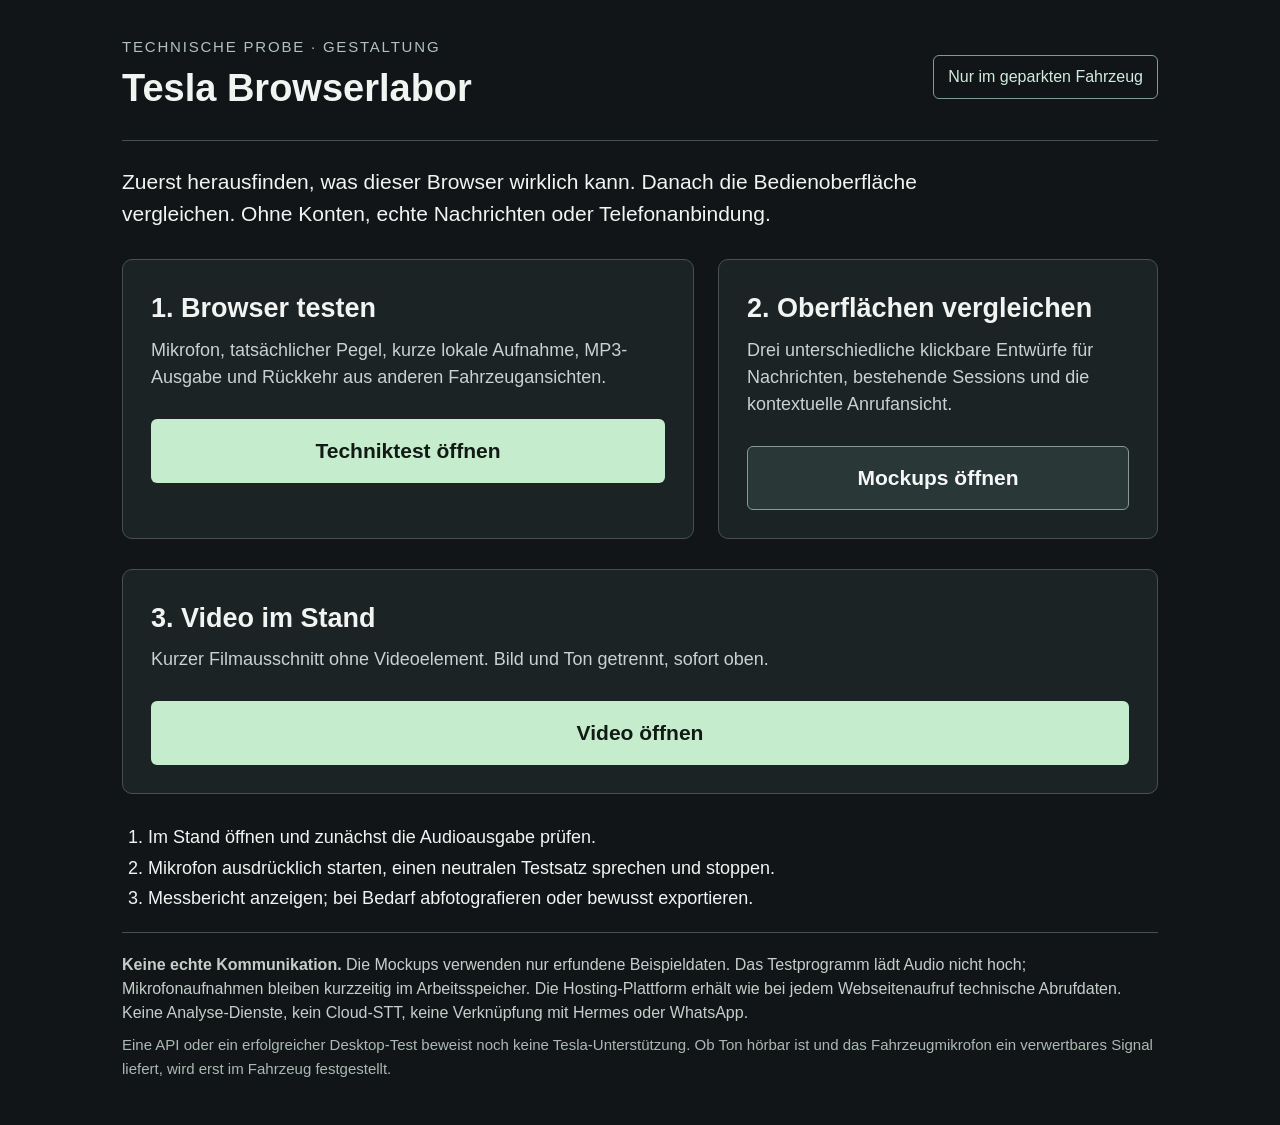
<file: index.html>
<!doctype html>
<html lang="de">
<head>
<meta charset="utf-8">
<meta name="viewport" content="width=device-width,initial-scale=1">
<meta name="robots" content="noindex,nofollow">
<meta name="referrer" content="no-referrer">
<meta http-equiv="Content-Security-Policy" content="default-src 'none'; style-src 'unsafe-inline'; base-uri 'none'; form-action 'none'">
<title>Tesla · Browserlabor</title>
<style>
*{box-sizing:border-box}body{margin:0;background:#111517;color:#f1f4f1;font-family:Arial,Helvetica,sans-serif;line-height:1.5}main{max-width:1100px;margin:auto;padding:36px 32px}header{display:flex;align-items:center;justify-content:space-between;gap:20px;border-bottom:1px solid #454e50;padding-bottom:22px}.eyebrow{font-size:15px;letter-spacing:.12em;text-transform:uppercase;color:#b2c2bb}h1{font-size:38px;line-height:1.15;margin:8px 0}h2{font-size:27px;margin:0 0 8px}p{margin:8px 0}.badge{border:1px solid #809b91;padding:9px 14px;white-space:nowrap;font-size:16px;border-radius:6px;color:#d3eadd}.intro{font-size:21px;max-width:870px;margin:25px 0}.routes{display:grid;grid-template-columns:1.3fr 1fr;gap:24px;margin:30px 0}.route{padding:28px;background:#1b2325;border:1px solid #475250;border-radius:10px}.route p{color:#c9d2ce;font-size:18px}.route a{display:flex;align-items:center;justify-content:center;min-height:64px;padding:14px 20px;margin-top:28px;background:#c6ecce;color:#111b14;text-decoration:none;font-size:21px;font-weight:bold;border-radius:6px}.route.secondary a{background:#293737;color:#f4f7f5;border:1px solid #879b94}a:focus-visible{outline:4px solid #f5d38d;outline-offset:4px}a:hover{filter:brightness(1.1)}.sequence{font-size:18px;line-height:1.7;padding-left:26px}.video-link{margin:0 0 28px}.privacy{border-top:1px solid #454e50;padding-top:20px;font-size:16px;color:#c5cec9}small{font-size:15px;color:#acb9b2}@media(max-width:750px){main{padding:24px 18px}header{align-items:flex-start;flex-direction:column;gap:8px}h1{font-size:32px}.routes{grid-template-columns:1fr}.route{padding:22px}}
</style>
</head>
<body><main>
<header><div><div class="eyebrow">Technische Probe · Gestaltung</div><h1>Tesla Browserlabor</h1></div><span class="badge">Nur im geparkten Fahrzeug</span></header>
<p class="intro">Zuerst herausfinden, was dieser Browser wirklich kann. Danach die Bedienoberfläche vergleichen. Ohne Konten, echte Nachrichten oder Telefonanbindung.</p>
<div class="routes">
<section class="route"><h2>1. Browser testen</h2><p>Mikrofon, tatsächlicher Pegel, kurze lokale Aufnahme, MP3-Ausgabe und Rückkehr aus anderen Fahrzeugansichten.</p><a href="probe/">Techniktest öffnen</a></section>
<section class="route secondary"><h2>2. Oberflächen vergleichen</h2><p>Drei unterschiedliche klickbare Entwürfe für Nachrichten, bestehende Sessions und die kontextuelle Anrufansicht.</p><a href="mockups/">Mockups öffnen</a></section>
</div>
<section class="route video-link"><h2>3. Video im Stand</h2><p>Kurzer Filmausschnitt ohne Videoelement. Bild und Ton getrennt, sofort oben.</p><a href="video/">Video öffnen</a></section>
<ol class="sequence"><li>Im Stand öffnen und zunächst die Audioausgabe prüfen.</li><li>Mikrofon ausdrücklich starten, einen neutralen Testsatz sprechen und stoppen.</li><li>Messbericht anzeigen; bei Bedarf abfotografieren oder bewusst exportieren.</li></ol>
<div class="privacy"><strong>Keine echte Kommunikation.</strong> Die Mockups verwenden nur erfundene Beispieldaten. Das Testprogramm lädt Audio nicht hoch; Mikrofonaufnahmen bleiben kurzzeitig im Arbeitsspeicher. Die Hosting-Plattform erhält wie bei jedem Webseitenaufruf technische Abrufdaten. Keine Analyse-Dienste, kein Cloud-STT, keine Verknüpfung mit Hermes oder WhatsApp.<p><small>Eine API oder ein erfolgreicher Desktop-Test beweist noch keine Tesla-Unterstützung. Ob Ton hörbar ist und das Fahrzeugmikrofon ein verwertbares Signal liefert, wird erst im Fahrzeug festgestellt.</small></p></div>
</main></body></html>
</file>
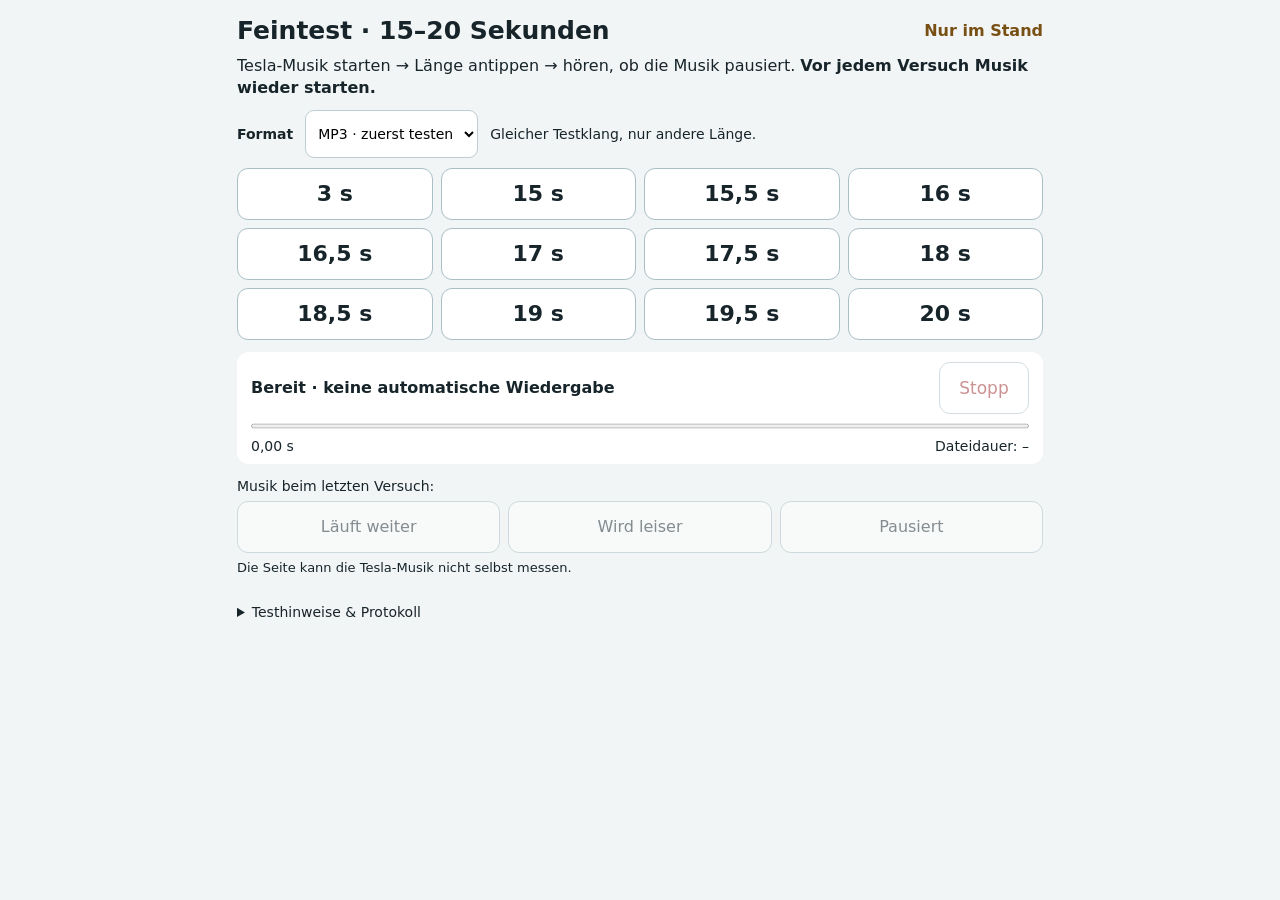
<file: audio-length/index.html>
<!doctype html>
<html lang="de">
<head>
<meta charset="utf-8">
<meta name="viewport" content="width=device-width, initial-scale=1">
<meta name="robots" content="noindex,nofollow">
<meta name="referrer" content="no-referrer">
<meta http-equiv="Content-Security-Policy" content="default-src 'self'; script-src 'self'; style-src 'self'; media-src 'self' blob:; connect-src 'self'; img-src 'self'; object-src 'none'; base-uri 'none'; form-action 'none'">
<title>Tesla · Audiolängen testen</title>
<link rel="stylesheet" href="style.css">
<script src="app.js?v=2" defer></script>
</head>
<body>
<main>
<header><h1>Feintest · 15–20 Sekunden</h1><span>Nur im Stand</span></header>
<p class="intro">Tesla-Musik starten → Länge antippen → hören, ob die Musik pausiert. <strong>Vor jedem Versuch Musik wieder starten.</strong></p>
<div class="options"><label for="format">Format</label><select id="format"><option value="mp3">MP3 · zuerst testen</option><option value="wav">WAV · Vergleich</option></select><span>Gleicher Testklang, nur andere Länge.</span></div>
<section id="lengths" aria-label="Audiolänge wählen"></section>
<section class="playback" aria-label="Wiedergabe">
<div class="status-line"><strong id="status" role="status">Bereit · keine automatische Wiedergabe</strong><button id="stop" disabled>Stopp</button></div>
<progress id="progress" max="1" value="0" aria-label="Wiedergabefortschritt"></progress>
<div class="timing"><span id="time">0,00 s</span><span id="duration">Dateidauer: –</span></div>
</section>
<section class="observations" aria-label="Eigene Beobachtung"><span>Musik beim letzten Versuch:</span><div id="answers"><button data-result="läuft weiter" disabled>Läuft weiter</button><button data-result="wird leiser" disabled>Wird leiser</button><button data-result="pausiert" disabled>Pausiert</button></div><p id="result" aria-live="polite">Die Seite kann die Tesla-Musik nicht selbst messen.</p></section>
<details><summary>Testhinweise &amp; Protokoll</summary>
<p>Zwischen 15 und 20 Sekunden in Halbsekundenschritten vergleichen. 3 Sekunden dienen als kurze Referenz. Vor jedem Versuch die Tesla-Musik wieder starten und dasselbe Format verwenden. Die längste Datei ohne Musikpause und die kürzeste mit Musikpause notieren; beide zur Bestätigung wiederholen. Die Grenze ist damit auf einen Halbsekundenschritt eingegrenzt, nicht millisekundengenau bestimmt.</p>
<p>Für den Hintergrundtest eine längere Datei starten und zur Tesla-Karte wechseln. Diese öffentliche Testseite beendet Audio bei einem Sichtbarkeitswechsel absichtlich nicht. Tesla kann es dennoch stoppen.</p>
<p>Wiedergabe wie beim Dashboard: Datei laden → Blob-URL → neues HTML-Audioelement. Keine Media-Session-Tricks, kein Web-Audio-Player, kein Mikrofon, kein Login und keine Ergebnisübermittlung. Beobachtungen bleiben nur bis zum Neuladen im Speicher. Die Hosting-Plattform kann normale Zugriffsprotokolle führen.</p>
<p>Die Tasten nennen die Zieldauer. „Dateidauer“ zeigt die vom Browser erkannte Dauer; MP3 kann durch die Kodierung leicht abweichen. WAV enthält exakt die angegebene Anzahl Sekunden. Alle Dateien enthalten denselben sanften, pulsierenden Testklang ohne Sprachdaten.</p>
<pre id="log" aria-label="Lokales Testprotokoll"></pre>
</details>
</main>
</body>
</html>
</file>
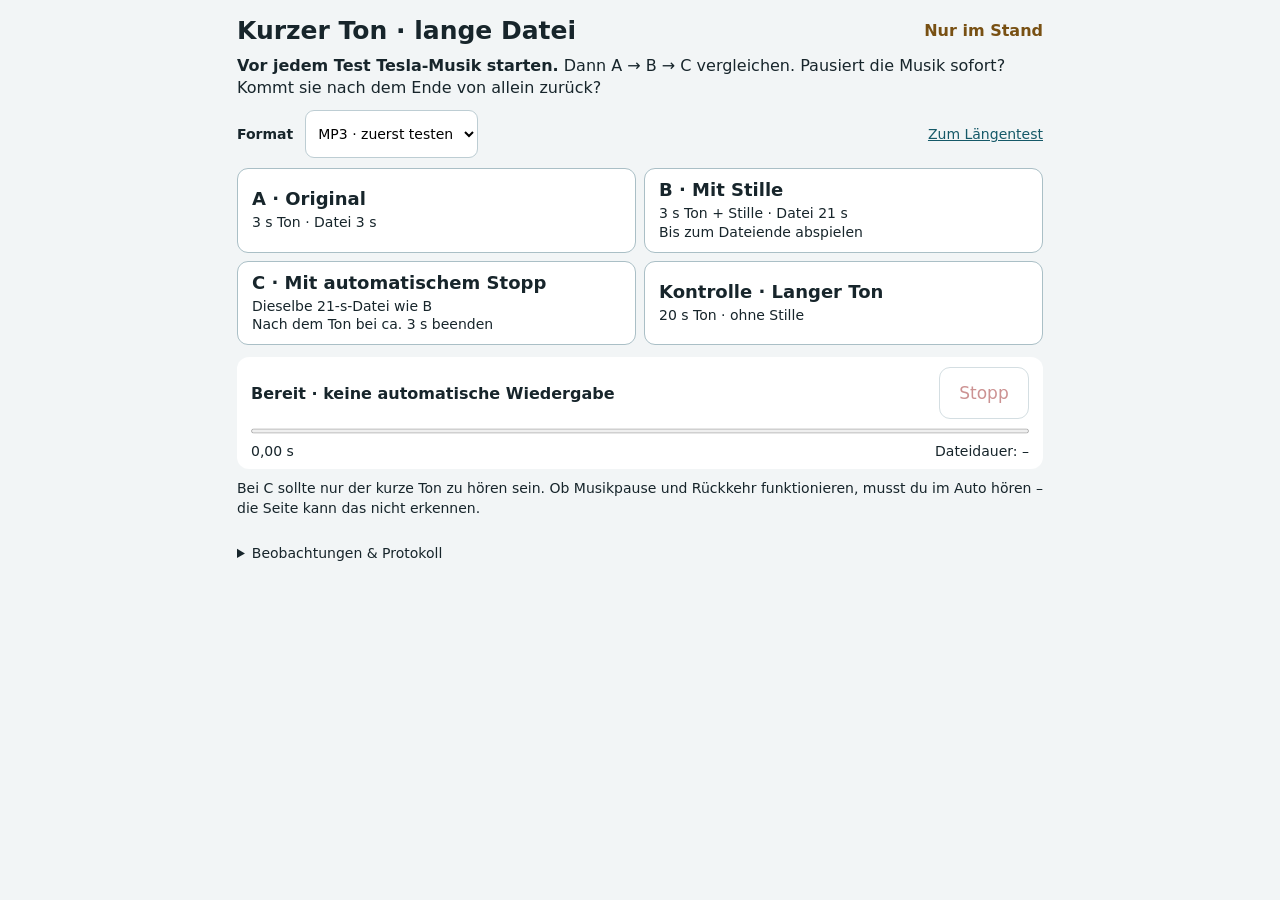
<file: audio-padding/index.html>
<!doctype html>
<html lang="de"><head>
<meta charset="utf-8"><meta name="viewport" content="width=device-width, initial-scale=1">
<meta name="robots" content="noindex,nofollow"><meta name="referrer" content="no-referrer">
<meta http-equiv="Content-Security-Policy" content="default-src 'self'; script-src 'self'; style-src 'self'; media-src 'self' blob:; connect-src 'self'; img-src 'self'; object-src 'none'; base-uri 'none'; form-action 'none'">
<title>Tesla · Kurze Ausgabe mit Stille</title>
<link rel="stylesheet" href="../audio-length/style.css"><link rel="stylesheet" href="style.css">
<script src="app.js" defer></script>
</head><body><main>
<header><h1>Kurzer Ton · lange Datei</h1><span>Nur im Stand</span></header>
<p class="intro"><strong>Vor jedem Test Tesla-Musik starten.</strong> Dann A → B → C vergleichen. Pausiert die Musik sofort? Kommt sie nach dem Ende von allein zurück?</p>
<div class="options"><label for="format">Format</label><select id="format"><option value="mp3">MP3 · zuerst testen</option><option value="wav">WAV · Vergleich</option></select><a href="../audio-length/?v=2">Zum Längentest</a></div>
<section id="tests" aria-label="Vergleich auswählen">
<button data-test="short"><strong>A · Original</strong><span>3 s Ton · Datei 3 s</span></button>
<button data-test="padded"><strong>B · Mit Stille</strong><span>3 s Ton + Stille · Datei 21 s<br>Bis zum Dateiende abspielen</span></button>
<button data-test="cut"><strong>C · Mit automatischem Stopp</strong><span>Dieselbe 21-s-Datei wie B<br>Nach dem Ton bei ca. 3 s beenden</span></button>
<button data-test="control"><strong>Kontrolle · Langer Ton</strong><span>20 s Ton · ohne Stille</span></button>
</section>
<section class="playback" aria-label="Wiedergabe"><div class="status-line"><strong id="status" role="status">Bereit · keine automatische Wiedergabe</strong><button id="stop" disabled>Stopp</button></div>
<progress id="progress" max="1" value="0" aria-label="Wiedergabefortschritt"></progress><div class="timing"><span id="time">0,00 s</span><span id="duration">Dateidauer: –</span></div></section>
<p class="note">Bei C sollte nur der kurze Ton zu hören sein. Ob Musikpause und Rückkehr funktionieren, musst du im Auto hören – die Seite kann das nicht erkennen.</p>
<details><summary>Beobachtungen &amp; Protokoll</summary>
<div class="answer-row"><label for="pause-result">Musik beim Start</label><select id="pause-result" disabled><option value="">Bitte wählen</option><option>Sofort pausiert</option><option>Läuft weiter</option><option>Wird leiser</option><option>Erst später pausiert</option></select></div>
<div class="answer-row"><label for="return-result">Musik nach Ende/Stopp</label><select id="return-result" disabled><option value="">Bitte wählen</option><option>Kommt von allein zurück</option><option>Bleibt pausiert</option><option>War gar nicht pausiert</option></select></div>
<p id="result" aria-live="polite">Nur lokal bis zum Neuladen; keine Ergebnisübermittlung.</p>
<p>Alle Varianten verwenden normale HTML-Audioelemente mit Blob-URLs. B und C laden exakt dieselbe Datei. C beendet den Player erst, wenn seine Medienzeit mindestens 3 Sekunden erreicht hat – nicht nach einem Timer ab Klick. Stalls oder Browser-Drosselung können den Stopp verzögern; die tatsächliche Stoppzeit steht im Protokoll. Zuerst bei geöffnetem Browser testen, danach bei Bedarf zur Karte wechseln.</p>
<p>Kein Mikrofon, kein Login, keine Tesla-API, kein dauerhafter Hintergrundton und keine Media-Session-Tricks. Für den öffentlichen Hintergrundtest stoppen wir bei bloßem Verbergen der Seite absichtlich nicht. Alle Dateien sind endlich; ein zusätzlicher Sicherheitstimer beendet eine hängende Wiedergabe. Die Hosting-Plattform kann normale Zugriffsprotokolle führen.</p>
<pre id="log" aria-label="Lokales Testprotokoll"></pre>
</details>
</main></body></html>
</file>
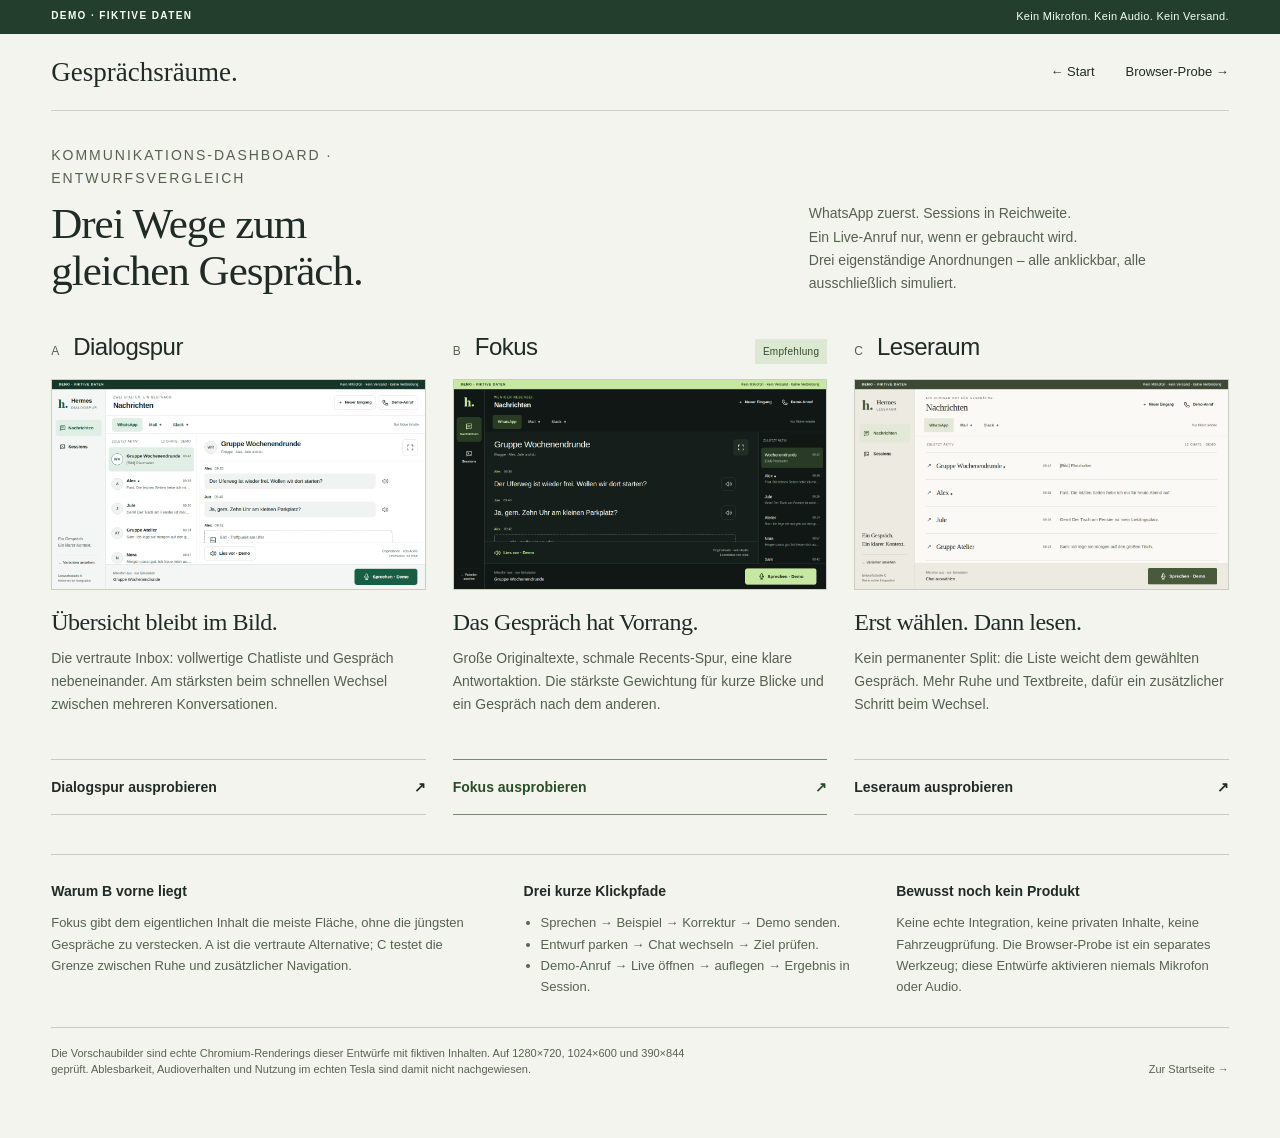
<file: mockups/index.html>
<!doctype html>
<html lang="de">
<head><meta charset="utf-8"><meta name="viewport" content="width=device-width, initial-scale=1"><meta name="color-scheme" content="light"><meta http-equiv="Content-Security-Policy" content="default-src 'none'; img-src 'self'; style-src 'unsafe-inline'; script-src 'none'; connect-src 'none'; media-src 'none'; base-uri 'none'; form-action 'none'"><title>Drei Gesprächsräume · Mockup-Galerie</title>
<style>
*{box-sizing:border-box}body{margin:0;background:#f4f4ef;color:#202b24;font:16px/1.5 Arial,Helvetica,sans-serif;-webkit-font-smoothing:antialiased}a{color:inherit;text-decoration:none;min-width:48px;min-height:48px;display:inline-flex;align-items:center;touch-action:manipulation}a:focus-visible{outline:3px solid #385c36;outline-offset:4px}a:hover{color:#456640}h1,h2,h3,p{margin:0}.demo{background:#233e2c;color:#f5fff3;min-height:34px;padding:8px 4%;display:flex;justify-content:space-between;gap:20px;font-size:11px;letter-spacing:.3px}.demo strong{letter-spacing:1.4px;font-size:10px}.wrap{max-width:1440px;margin:auto;padding:0 4% 45px}.top{display:flex;justify-content:space-between;border-bottom:1px solid #ccd2c8;gap:20px;align-items:center;min-height:77px}.top a{font-size:13px}.top nav{display:flex;gap:27px}.brand{font-family:Georgia,serif;font-size:27px}.intro{display:flex;gap:50px;justify-content:space-between;align-items:flex-end;margin:33px 0 34px}.eyebrow{color:#596855;font-size:10px;letter-spacing:2px;text-transform:uppercase;margin-bottom:10px}h1{font-family:Georgia,serif;font-weight:400;font-size:43px;letter-spacing:-1px;line-height:1.1}.intro p{max-width:420px;color:#55614f;font-size:14px;line-height:1.65}.variants{display:grid;grid-template-columns:repeat(3,minmax(0,1fr));gap:27px}.variant{min-width:0}.variant-head{display:flex;align-items:baseline;gap:10px;justify-content:space-between;margin-bottom:14px}.variant-title{display:flex;align-items:baseline;gap:13px}.number{font-size:12px;letter-spacing:1px;color:#576451}h2{font-size:24px;font-weight:500;letter-spacing:-.5px}.tag{font-size:10px;letter-spacing:.3px;background:#dce8d3;color:#324d2b;padding:5px 8px;white-space:nowrap}.preview{display:block;border:1px solid #c8cec2;background:#e5e8de;min-height:0;overflow:hidden}.preview img{display:block;width:100%;height:auto;aspect-ratio:16/9;object-fit:cover}.stance{margin:18px 0 10px;font-family:Georgia,serif;font-size:24px;line-height:1.2;font-weight:400;letter-spacing:-.5px}.description{color:#53604f;font-size:14px;line-height:1.65;min-height:93px}.go{min-height:56px;width:100%;justify-content:space-between;padding:13px 0;border-top:1px solid #c6cdc0;border-bottom:1px solid #c6cdc0;margin-top:19px;font-size:14px;font-weight:600}.featured .go{color:#294e25;border-color:#758b68}.comparison{display:grid;grid-template-columns:1.3fr 1fr 1fr;gap:40px;margin-top:39px;padding-top:26px;border-top:1px solid #c6cdc0}.comparison h3{font-size:14px;font-weight:600;margin-bottom:10px}.comparison p,.comparison li{color:#54624f;font-size:13px;line-height:1.65}.comparison ul{padding-left:17px;margin:0}.note{border-top:1px solid #c6cdc0;margin-top:29px;padding-top:17px;display:flex;justify-content:space-between;gap:35px;font-size:11px;color:#56634f}.note p{max-width:650px}.note a{white-space:nowrap}.preview:hover{outline:2px solid #58734c;outline-offset:2px}
@media(max-width:1050px){.variants{gap:20px}.wrap{padding-left:3%;padding-right:3%}h1{font-size:37px}.intro{gap:30px}.intro p{max-width:340px;font-size:13px}.variant-head{display:block}.tag{display:inline-block;margin-top:6px}.variant:not(.featured) .variant-head{padding-bottom:26px}.stance{font-size:22px}.description{min-height:116px;font-size:13px}.comparison{gap:25px;grid-template-columns:1.2fr 1fr 1fr}}
@media(max-width:700px){.demo{padding:9px 18px;gap:13px;align-items:center}.demo strong{font-size:9px;letter-spacing:.8px;white-space:nowrap}.demo span{font-size:9px;line-height:1.35;max-width:126px;text-align:right}.wrap{padding:0 19px 30px}.top{min-height:75px;gap:15px}.brand{font-size:22px}.top nav{gap:12px}.top a{font-size:11px}.intro{display:block;margin:30px 0}h1{font-size:39px;max-width:300px}.intro p{margin-top:17px;font-size:14px}.variants{display:block}.variant{margin-bottom:34px}.variant-head,.variant:not(.featured) .variant-head{display:flex;padding:0}.tag{margin:0}.stance{font-size:26px}.description{min-height:0;font-size:14px}.go{margin-top:16px}.comparison{display:block;margin-top:32px;padding-top:25px}.comparison>div{margin-bottom:24px}.comparison h3{font-size:16px}.comparison p,.comparison li{font-size:14px}.note{display:block}.note p{font-size:12px}.note a{font-size:13px;margin-top:12px}}
</style></head>
<body>
<div class="demo"><strong>DEMO · FIKTIVE DATEN</strong><span>Kein Mikrofon. Kein Audio. Kein Versand.</span></div>
<div class="wrap">
<header class="top"><span class="brand">Gesprächsräume.</span><nav aria-label="Labor-Navigation"><a href="../">← Start</a><a href="../probe/">Browser-Probe →</a></nav></header>
<section class="intro"><div><p class="eyebrow">Kommunikations-Dashboard · Entwurfsvergleich</p><h1>Drei Wege zum<br>gleichen Gespräch.</h1></div><p>WhatsApp zuerst. Sessions in Reichweite.<br>Ein Live-Anruf nur, wenn er gebraucht wird.<br>Drei eigenständige Anordnungen – alle anklickbar, alle ausschließlich simuliert.</p></section>
<main class="variants">
<article class="variant"><div class="variant-head"><div class="variant-title"><span class="number">A</span><h2>Dialogspur</h2></div></div><a class="preview" href="dialogspur/index.html" aria-label="Dialogspur öffnen"><img src="previews/dialogspur-1280x720.png" width="1280" height="720" alt="Helle Zweispalten-Inbox: Chatliste links, geöffneter Gruppenverlauf rechts. Ausschließlich fiktive Demo-Daten."></a><h3 class="stance">Übersicht bleibt im Bild.</h3><p class="description">Die vertraute Inbox: vollwertige Chatliste und Gespräch nebeneinander. Am stärksten beim schnellen Wechsel zwischen mehreren Konversationen.</p><a class="go" href="dialogspur/index.html">Dialogspur ausprobieren <span aria-hidden="true">↗</span></a></article>
<article class="variant featured"><div class="variant-head"><div class="variant-title"><span class="number">B</span><h2>Fokus</h2></div><span class="tag">Empfehlung</span></div><a class="preview" href="fokus/index.html" aria-label="Fokus öffnen"><img src="previews/fokus-1280x720.png" width="1280" height="720" alt="Dunkle Fokusansicht: große Originalnachrichten und eine schmale Spur jüngster Gespräche rechts. Ausschließlich fiktive Demo-Daten."></a><h3 class="stance">Das Gespräch hat Vorrang.</h3><p class="description">Große Originaltexte, schmale Recents-Spur, eine klare Antwortaktion. Die stärkste Gewichtung für kurze Blicke und ein Gespräch nach dem anderen.</p><a class="go" href="fokus/index.html">Fokus ausprobieren <span aria-hidden="true">↗</span></a></article>
<article class="variant"><div class="variant-head"><div class="variant-title"><span class="number">C</span><h2>Leseraum</h2></div></div><a class="preview" href="leseraum/index.html" aria-label="Leseraum öffnen"><img src="previews/leseraum-1280x720.png" width="1280" height="720" alt="Papierfarbene, typografische Liste der jüngsten Chats. Ein Gespräch wird erst durch Antippen geöffnet. Fiktive Demo-Daten."></a><h3 class="stance">Erst wählen. Dann lesen.</h3><p class="description">Kein permanenter Split: die Liste weicht dem gewählten Gespräch. Mehr Ruhe und Textbreite, dafür ein zusätzlicher Schritt beim Wechsel.</p><a class="go" href="leseraum/index.html">Leseraum ausprobieren <span aria-hidden="true">↗</span></a></article>
</main>
<section class="comparison" aria-label="Empfehlung und Testpfade"><div><h3>Warum B vorne liegt</h3><p>Fokus gibt dem eigentlichen Inhalt die meiste Fläche, ohne die jüngsten Gespräche zu verstecken. A ist die vertraute Alternative; C testet die Grenze zwischen Ruhe und zusätzlicher Navigation.</p></div><div><h3>Drei kurze Klickpfade</h3><ul><li>Sprechen → Beispiel → Korrektur → Demo senden.</li><li>Entwurf parken → Chat wechseln → Ziel prüfen.</li><li>Demo-Anruf → Live öffnen → auflegen → Ergebnis in Session.</li></ul></div><div><h3>Bewusst noch kein Produkt</h3><p>Keine echte Integration, keine privaten Inhalte, keine Fahrzeugprüfung. Die Browser-Probe ist ein separates Werkzeug; diese Entwürfe aktivieren niemals Mikrofon oder Audio.</p></div></section>
<footer class="note"><p>Die Vorschaubilder sind echte Chromium-Renderings dieser Entwürfe mit fiktiven Inhalten. Auf 1280×720, 1024×600 und 390×844 geprüft. Ablesbarkeit, Audioverhalten und Nutzung im echten Tesla sind damit nicht nachgewiesen.</p><a href="../">Zur Startseite →</a></footer>
</div></body></html>
</file>
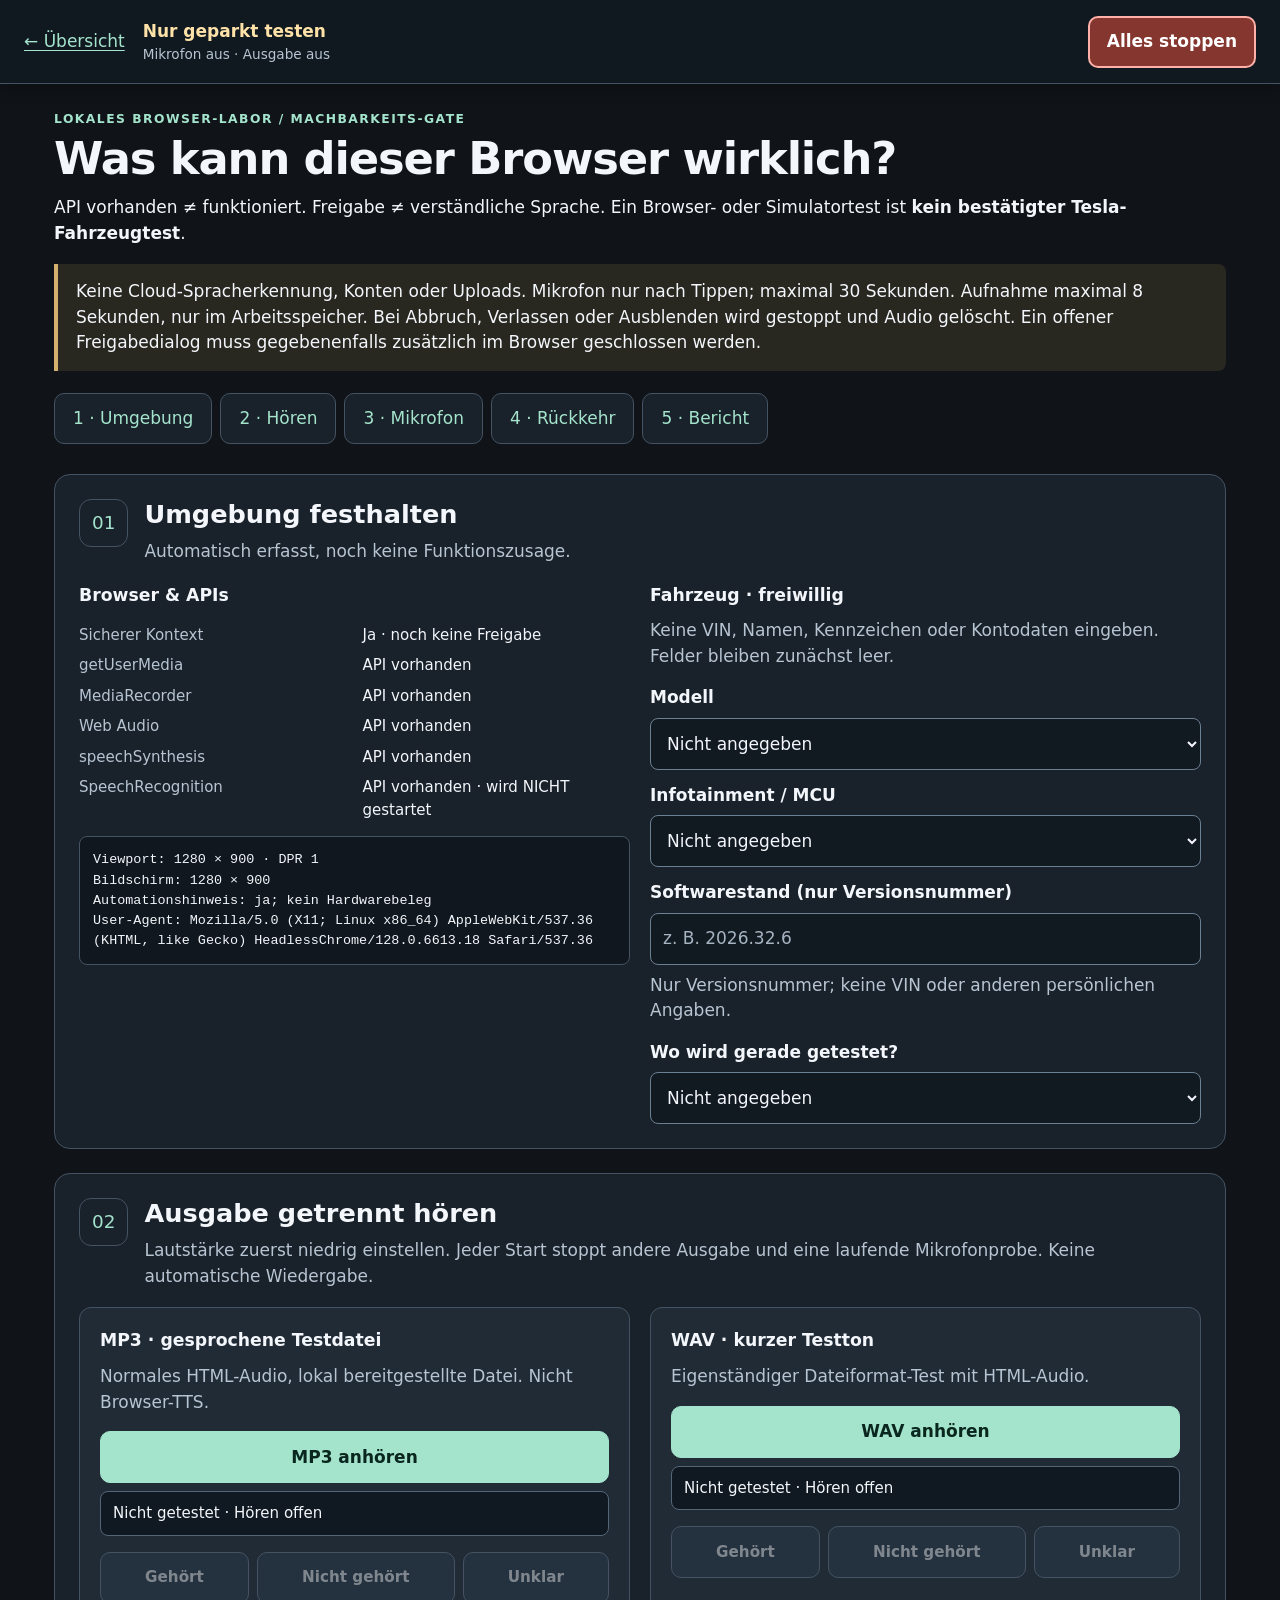
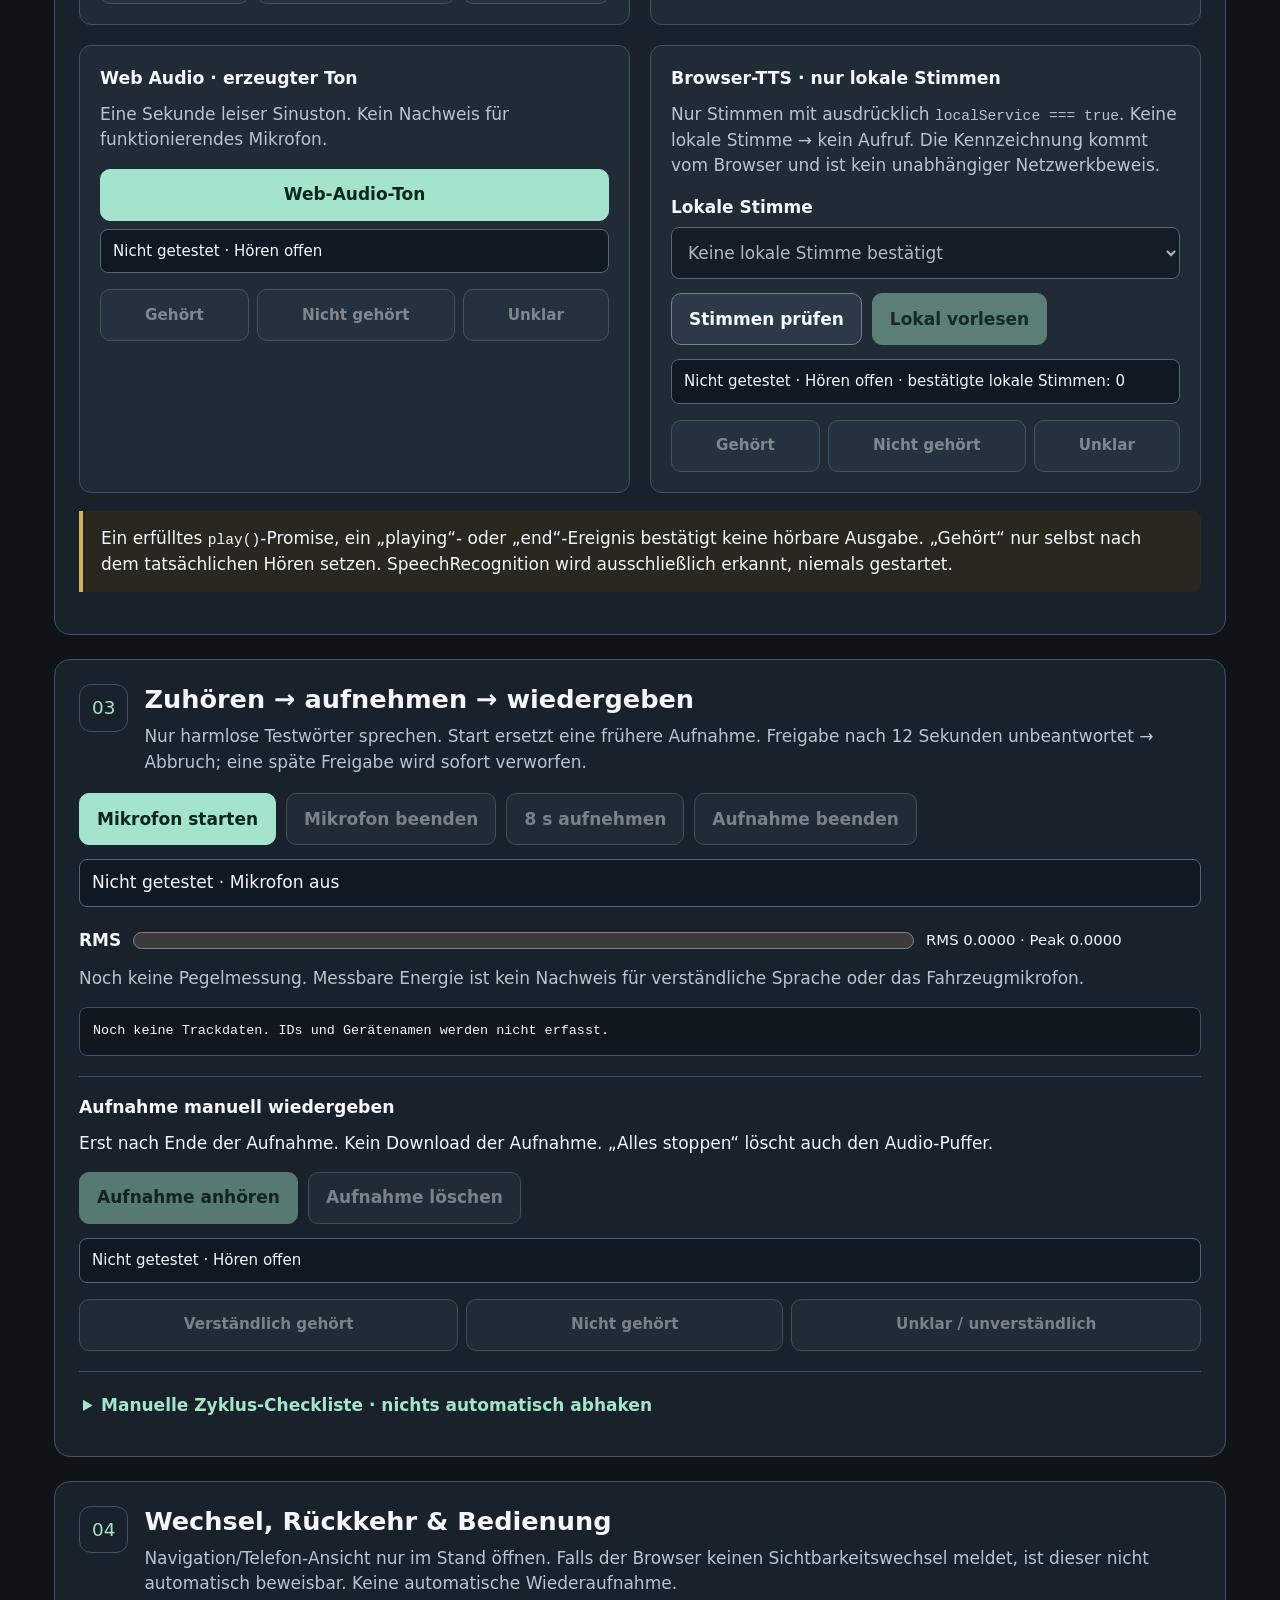
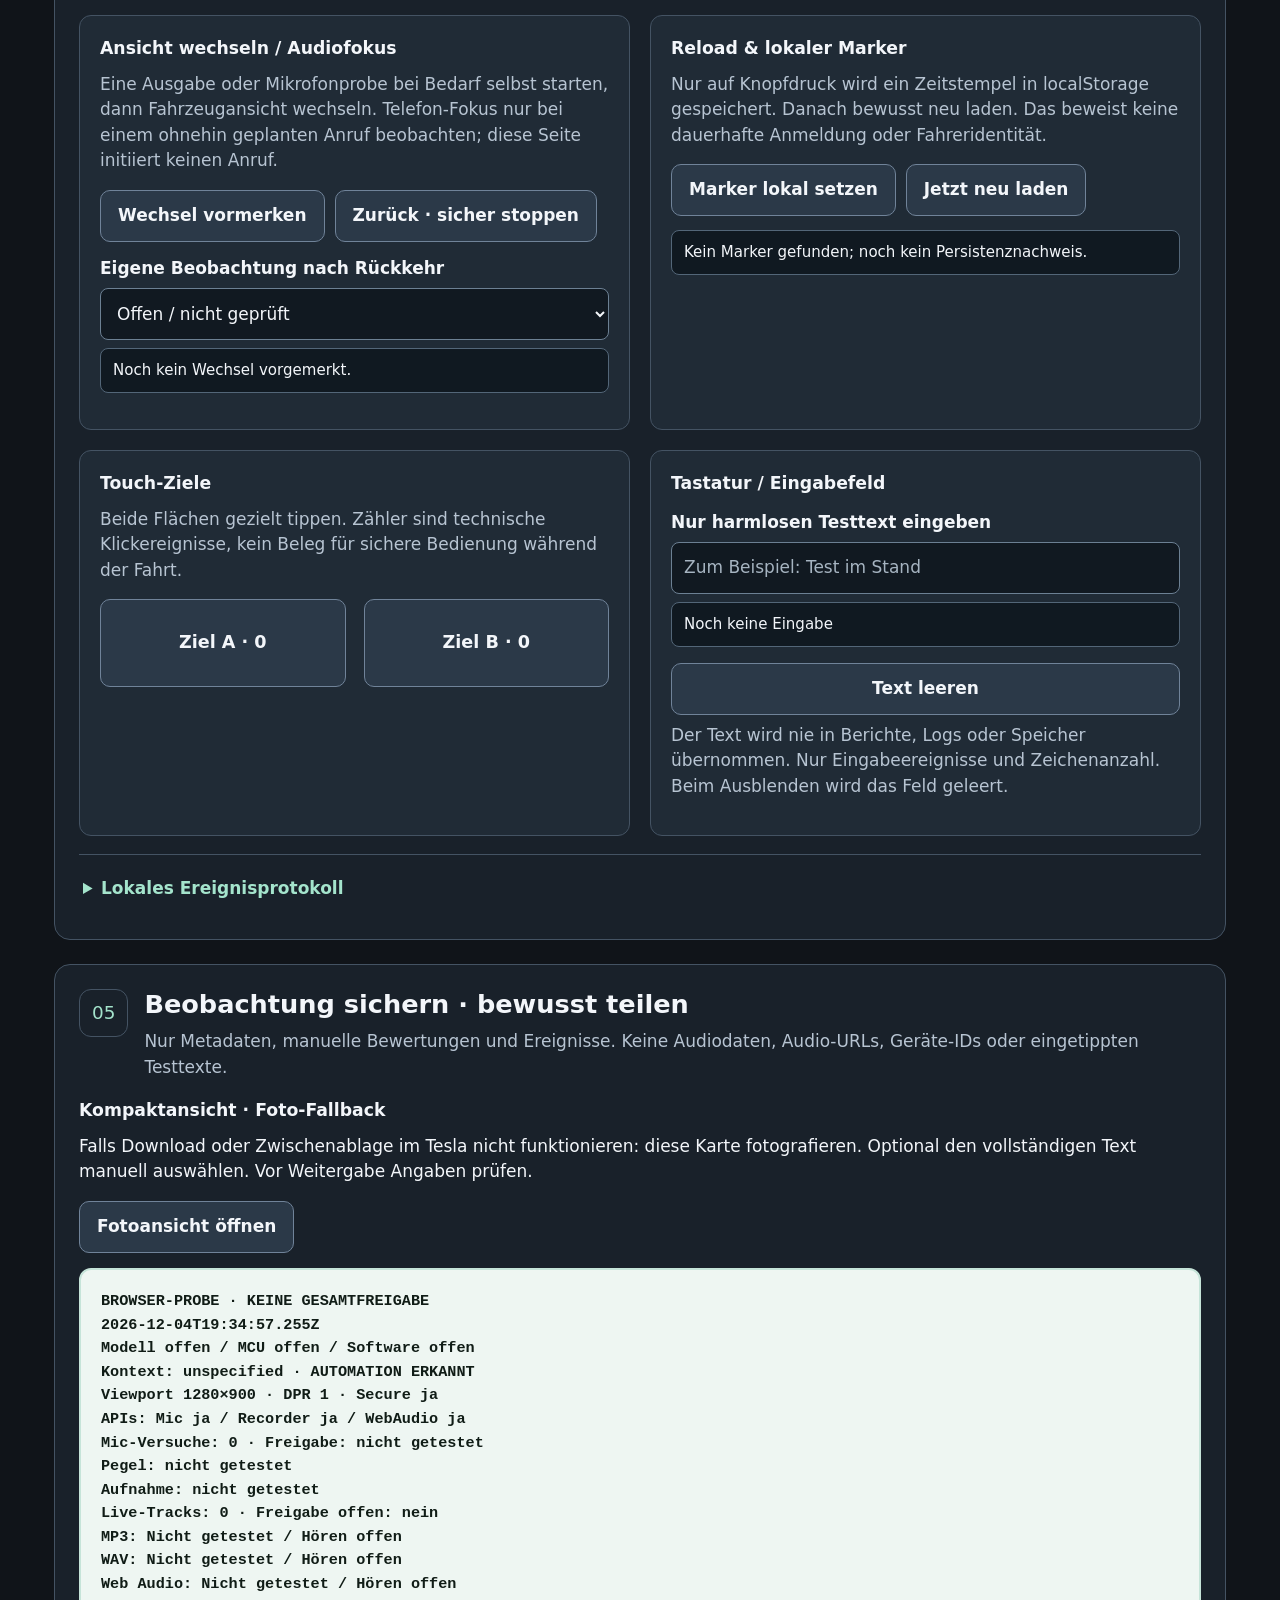
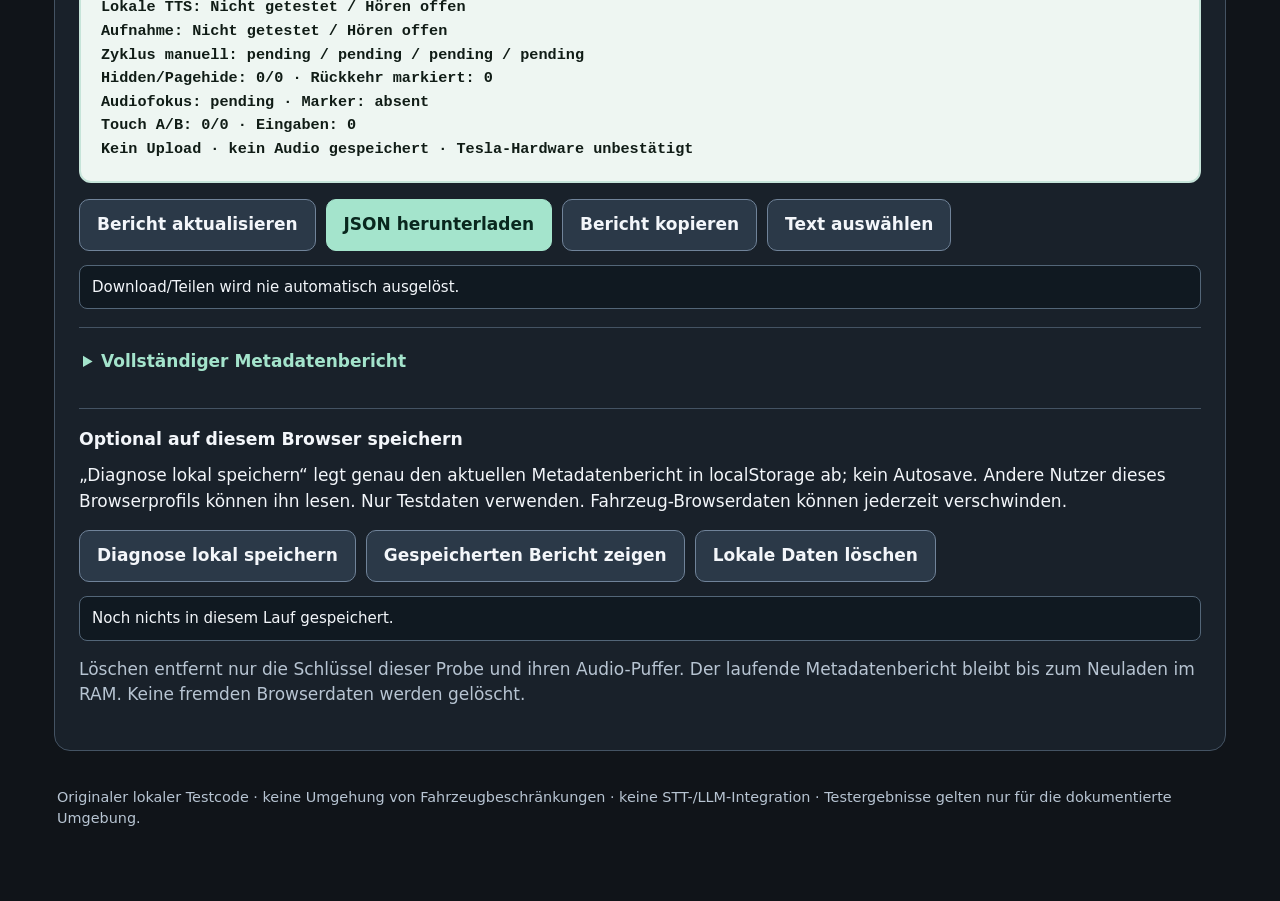
<file: probe/index.html>
<!doctype html>
<html lang="de">
<head>
  <meta charset="utf-8">
  <meta name="viewport" content="width=device-width, initial-scale=1">
  <meta name="referrer" content="no-referrer">
  <meta http-equiv="Content-Security-Policy" content="default-src 'none'; script-src 'self'; style-src 'self'; img-src 'self' data:; media-src 'self' blob:; connect-src 'none'; font-src 'none'; object-src 'none'; base-uri 'none'; form-action 'none'; worker-src 'none'">
  <title>Browser-Labor · Tesla im Stand</title>
  <link rel="icon" href="data:,">
  <link rel="stylesheet" href="./style.css">
  <script src="./capture.js" defer></script>
  <script src="./app.js" defer></script>
</head>
<body>
  <header class="safety-bar">
    <a class="home" href="../">← Übersicht</a>
    <div class="safety-copy"><strong>Nur geparkt testen</strong><span id="activity" role="status">Keine Aufnahme · kein Audio</span></div>
    <button id="stop-all" class="danger" type="button">Alles stoppen</button>
  </header>
  <main>
    <div class="intro">
      <p class="eyebrow">Lokales Browser-Labor / Machbarkeits-Gate</p>
      <h1>Was kann dieser Browser wirklich?</h1>
      <p>API vorhanden ≠ funktioniert. Freigabe ≠ verständliche Sprache. Ein Browser- oder Simulatortest ist <strong>kein bestätigter Tesla-Fahrzeugtest</strong>.</p>
      <div class="notice">Keine Cloud-Spracherkennung, Konten oder Uploads. Mikrofon nur nach Tippen; maximal 30 Sekunden. Aufnahme maximal 8 Sekunden, nur im Arbeitsspeicher. Bei Abbruch, Verlassen oder Ausblenden wird gestoppt und Audio gelöscht. Ein offener Freigabedialog muss gegebenenfalls zusätzlich im Browser geschlossen werden.</div>
      <noscript><p class="notice error">JavaScript ist deaktiviert. Keine Messung möglich; die Angaben unten sind dann nicht getestet.</p></noscript>
    </div>
    <nav class="section-nav" aria-label="Testbereiche">
      <a href="#environment">1 · Umgebung</a><a href="#output">2 · Hören</a><a href="#microphone">3 · Mikrofon</a><a href="#lifecycle">4 · Rückkehr</a><a href="#report">5 · Bericht</a>
    </nav>

    <section id="environment" aria-labelledby="environment-title">
      <div class="section-heading"><span class="step">01</span><div><h2 id="environment-title">Umgebung festhalten</h2><p>Automatisch erfasst, noch keine Funktionszusage.</p></div></div>
      <div class="environment-grid">
        <div><h3>Browser & APIs</h3><dl id="api-list"><dt>Status</dt><dd>Nicht ermittelt</dd></dl><pre id="environment-details" class="small-pre">Noch nicht ermittelt</pre></div>
        <div><h3>Fahrzeug · freiwillig</h3><p class="muted">Keine VIN, Namen, Kennzeichen oder Kontodaten eingeben. Felder bleiben zunächst leer.</p>
          <label for="vehicle-model">Modell</label><select id="vehicle-model"><option value="">Nicht angegeben</option><option>Model 3</option><option>Model Y</option><option>Model S</option><option>Model X</option><option>Anderes / unbekannt</option></select>
          <label for="vehicle-mcu">Infotainment / MCU</label><select id="vehicle-mcu"><option value="">Nicht angegeben</option><option>AMD Ryzen</option><option>Intel Atom</option><option>NVIDIA Tegra</option><option>Unbekannt</option></select>
          <label for="vehicle-software">Softwarestand (nur Versionsnummer)</label><input id="vehicle-software" type="text" inputmode="decimal" maxlength="24" placeholder="z. B. 2026.32.6" autocomplete="off" spellcheck="false" aria-describedby="version-hint">
          <p id="version-hint" class="muted">Format Jahr.Paket.Version; ungültiger Text wird nicht berichtet oder gespeichert.</p>
          <label for="test-context">Wo wird gerade getestet?</label><select id="test-context"><option value="unspecified">Nicht angegeben</option><option value="parked-vehicle-self-reported">Geparktes Fahrzeug (eigene Angabe)</option><option value="desktop">Desktop / Mobilgerät, kein Fahrzeug</option><option value="simulation">Simulation / Testgerät</option></select>
        </div>
      </div>
    </section>

    <section id="output" aria-labelledby="output-title">
      <div class="section-heading"><span class="step">02</span><div><h2 id="output-title">Ausgabe getrennt hören</h2><p>Lautstärke zuerst niedrig einstellen. Jeder Start stoppt andere Ausgabe und eine laufende Mikrofonprobe. Keine automatische Wiedergabe.</p></div></div>
      <div class="test-grid">
        <article class="test-card">
          <h3>MP3 · gesprochene Testdatei</h3><p>Normales HTML-Audio, lokal bereitgestellte Datei. Nicht Browser-TTS.</p>
          <audio id="mp3-audio" src="../assets/test-speech.mp3" preload="none"></audio>
          <button id="play-mp3" class="primary" type="button">MP3 anhören</button><p id="mp3-status" class="result" role="status">Nicht getestet</p>
          <div class="heard" data-kind="mp3" aria-label="MP3 manuell bewerten"><button type="button" data-heard="yes">Gehört</button><button type="button" data-heard="no">Nicht gehört</button><button type="button" data-heard="unclear">Unklar</button></div>
        </article>
        <article class="test-card">
          <h3>WAV · kurzer Testton</h3><p>Eigenständiger Dateiformat-Test mit HTML-Audio.</p>
          <audio id="wav-audio" src="../assets/test-tone.wav" preload="none"></audio>
          <button id="play-wav" class="primary" type="button">WAV anhören</button><p id="wav-status" class="result" role="status">Nicht getestet</p>
          <div class="heard" data-kind="wav" aria-label="WAV manuell bewerten"><button type="button" data-heard="yes">Gehört</button><button type="button" data-heard="no">Nicht gehört</button><button type="button" data-heard="unclear">Unklar</button></div>
        </article>
        <article class="test-card">
          <h3>Web Audio · erzeugter Ton</h3><p>Eine Sekunde leiser Sinuston. Kein Nachweis für funktionierendes Mikrofon.</p>
          <button id="play-webaudio" class="primary" type="button">Web-Audio-Ton</button><p id="webaudio-status" class="result" role="status">Nicht getestet</p>
          <div class="heard" data-kind="webaudio" aria-label="Web Audio manuell bewerten"><button type="button" data-heard="yes">Gehört</button><button type="button" data-heard="no">Nicht gehört</button><button type="button" data-heard="unclear">Unklar</button></div>
        </article>
        <article class="test-card">
          <h3>Browser-TTS · nur lokale Stimmen</h3><p>Nur Stimmen mit ausdrücklich <code>localService === true</code>. Keine lokale Stimme → kein Aufruf. Die Kennzeichnung kommt vom Browser und ist kein unabhängiger Netzwerkbeweis.</p>
          <label for="local-voice">Lokale Stimme</label><select id="local-voice" disabled><option>Keine lokale Stimme bestätigt</option></select>
          <div class="actions"><button id="refresh-voices" type="button">Stimmen prüfen</button><button id="play-tts" class="primary" type="button" disabled>Lokal vorlesen</button></div>
          <p id="tts-status" class="result" role="status">Nicht getestet</p>
          <div class="heard" data-kind="tts" aria-label="TTS manuell bewerten"><button type="button" data-heard="yes">Gehört</button><button type="button" data-heard="no">Nicht gehört</button><button type="button" data-heard="unclear">Unklar</button></div>
        </article>
      </div>
      <p class="notice">Ein erfülltes <code>play()</code>-Promise, ein „playing“- oder „end“-Ereignis bestätigt keine hörbare Ausgabe. „Gehört“ nur selbst nach dem tatsächlichen Hören setzen. SpeechRecognition wird ausschließlich erkannt, niemals gestartet.</p>
    </section>

    <section id="microphone" aria-labelledby="microphone-title">
      <div class="section-heading"><span class="step">03</span><div><h2 id="microphone-title">Zuhören → aufnehmen → wiedergeben</h2><p>Nur harmlose Testwörter sprechen. Start ersetzt eine frühere Aufnahme. Freigabe nach 12 Sekunden unbeantwortet → Abbruch; eine späte Freigabe wird sofort verworfen.</p></div></div>
      <div class="actions"><button id="mic-start" class="primary" type="button">Mikrofon starten</button><button id="mic-stop" type="button" disabled>Mikrofon beenden</button><button id="record-start" type="button" disabled>8 s aufnehmen</button><button id="record-stop" type="button" disabled>Aufnahme beenden</button></div>
      <p id="mic-status" class="result prominent" role="status">Nicht getestet · Mikrofon aus</p>
      <div class="meter-line"><label for="rms-meter">RMS</label><meter id="rms-meter" min="0" max="1" value="0">0</meter><output id="meter-values">RMS 0.0000 · Peak 0.0000</output></div>
      <p id="signal-status" class="muted">Noch keine Pegelmessung. Messbare Energie ist kein Nachweis für verständliche Sprache oder das Fahrzeugmikrofon.</p>
      <pre id="track-info" class="small-pre">Noch keine Trackdaten. IDs und Gerätenamen werden nicht erfasst.</pre>
      <div class="replay-block"><h3>Aufnahme manuell wiedergeben</h3><p>Erst nach Ende der Aufnahme. Kein Download der Aufnahme. „Alles stoppen“ löscht auch den Audio-Puffer.</p>
        <audio id="replay-audio" preload="none"></audio>
        <div class="actions"><button id="play-replay" class="primary" type="button" disabled>Aufnahme anhören</button><button id="delete-audio" type="button" disabled>Aufnahme löschen</button></div><p id="replay-status" class="result" role="status">Nicht getestet</p>
        <div class="heard" data-kind="replay" aria-label="Aufnahme manuell bewerten"><button type="button" data-heard="yes">Verständlich gehört</button><button type="button" data-heard="no">Nicht gehört</button><button type="button" data-heard="unclear">Unklar / unverständlich</button></div>
      </div>
      <details><summary>Manuelle Zyklus-Checkliste · nichts automatisch abhaken</summary>
        <p>Ausgabe hören, Mikrofon messen, aufnehmen und anhören. Dann <strong>Mikrofon erneut starten</strong> und wieder sprechen. Die zweite Freigabe ist ein eigener Messversuch.</p>
        <div class="check-grid">
          <label>1 · Testdatei tatsächlich gehört<select data-check="listen"><option value="pending">Offen</option><option value="observed">Selbst beobachtet</option><option value="failed">Nicht erfolgreich</option><option value="unclear">Unklar</option></select></label>
          <label>2 · Beim Sprechen Pegel + Aufnahme<select data-check="record"><option value="pending">Offen</option><option value="observed">Selbst beobachtet</option><option value="failed">Nicht erfolgreich</option><option value="unclear">Unklar</option></select></label>
          <label>3 · Eigene Testwörter verständlich gehört<select data-check="replay"><option value="pending">Offen</option><option value="observed">Selbst beobachtet</option><option value="failed">Nicht erfolgreich</option><option value="unclear">Unklar</option></select></label>
          <label>4 · Nach Wiedergabe Mikro erneut erhalten<select data-check="reacquire"><option value="pending">Offen</option><option value="observed">Selbst beobachtet</option><option value="failed">Nicht erfolgreich</option><option value="unclear">Unklar</option></select></label>
        </div>
      </details>
    </section>

    <section id="lifecycle" aria-labelledby="lifecycle-title">
      <div class="section-heading"><span class="step">04</span><div><h2 id="lifecycle-title">Wechsel, Rückkehr & Bedienung</h2><p>Navigation/Telefon-Ansicht nur im Stand öffnen. Falls der Browser keinen Sichtbarkeitswechsel meldet, ist dieser nicht automatisch beweisbar. Keine automatische Wiederaufnahme.</p></div></div>
      <div class="test-grid">
        <article class="test-card"><h3>Ansicht wechseln / Audiofokus</h3><p>Eine Ausgabe oder Mikrofonprobe bei Bedarf selbst starten, dann Fahrzeugansicht wechseln. Telefon-Fokus nur bei einem ohnehin geplanten Anruf beobachten; diese Seite initiiert keinen Anruf.</p>
          <div class="actions"><button id="mark-switch" type="button">Wechsel vormerken</button><button id="mark-return" type="button">Zurück · sicher stoppen</button></div>
          <label for="focus-result">Eigene Beobachtung nach Rückkehr</label><select id="focus-result"><option value="pending">Offen / nicht geprüft</option><option value="stopped-manual-restart-worked">Gestoppt; manueller Neustart funktionierte</option><option value="manual-restart-failed">Manueller Neustart scheiterte</option><option value="unexpected-audio">Unerwartet weiterlaufendes Audio beobachtet</option><option value="unclear">Unklar / kein Wechselereignis</option></select>
          <p id="lifecycle-status" class="result">Noch kein Wechsel vorgemerkt.</p>
        </article>
        <article class="test-card"><h3>Reload & lokaler Marker</h3><p>Nur auf Knopfdruck wird ein Zeitstempel in localStorage gespeichert. Danach bewusst neu laden. Das beweist keine dauerhafte Anmeldung oder Fahreridentität.</p><div class="actions"><button id="marker-set" type="button">Marker lokal setzen</button><button id="reload-page" type="button">Jetzt neu laden</button></div><p id="marker-status" class="result" role="status">Noch nicht geprüft</p></article>
        <article class="test-card"><h3>Touch-Ziele</h3><p>Beide Flächen gezielt tippen. Zähler sind technische Klickereignisse, kein Beleg für sichere Bedienung während der Fahrt.</p><div class="touch-targets"><button id="touch-a" type="button">Ziel A · 0</button><button id="touch-b" type="button">Ziel B · 0</button></div></article>
        <article class="test-card"><h3>Tastatur / Eingabefeld</h3><label for="typing-test">Nur harmlosen Testtext eingeben</label><input id="typing-test" type="text" maxlength="60" autocomplete="off" spellcheck="false" placeholder="Zum Beispiel: Test im Stand"><p id="typing-status" class="result">Noch keine Eingabe</p><button id="clear-typing" type="button">Text leeren</button><p class="muted">Der Text wird nie in Berichte, Logs oder Speicher übernommen. Nur Eingabeereignisse und Zeichenanzahl. Beim Ausblenden wird das Feld geleert.</p></article>
      </div>
      <details><summary>Lokales Ereignisprotokoll</summary><pre id="event-log" class="small-pre">Noch keine Ereignisse</pre></details>
    </section>

    <section id="report" aria-labelledby="report-title">
      <div class="section-heading"><span class="step">05</span><div><h2 id="report-title">Beobachtung sichern · bewusst teilen</h2><p>Nur Metadaten, manuelle Bewertungen und Ereignisse. Keine Audiodaten, Audio-URLs, Geräte-IDs oder eingetippten Testtexte.</p></div></div>
      <h3>Kompaktansicht · Foto-Fallback</h3><p>Falls Download oder Zwischenablage im Tesla nicht funktionieren: diese Karte fotografieren. Optional den vollständigen Text manuell auswählen. Vor Weitergabe Angaben prüfen.</p>
      <div id="photo-panel"><button id="photo-mode" type="button" aria-pressed="false">Fotoansicht öffnen</button><pre id="compact-report" class="compact-report">Noch kein Bericht erstellt</pre></div>
      <div class="actions"><button id="refresh-report" type="button">Bericht aktualisieren</button><button id="download-report" class="primary" type="button">JSON herunterladen</button><button id="copy-report" type="button">Bericht kopieren</button><button id="select-report" type="button">Text auswählen</button></div>
      <p id="export-status" class="result" role="status">Download/Teilen wird nie automatisch ausgelöst.</p>
      <details id="report-details"><summary>Vollständiger Metadatenbericht</summary><label for="report-text">JSON · nur lesbar</label><textarea id="report-text" rows="15" readonly spellcheck="false"></textarea></details>
      <div class="storage-block"><h3>Optional auf diesem Browser speichern</h3><p>„Diagnose lokal speichern“ legt genau den aktuellen Metadatenbericht in localStorage ab; kein Autosave. Andere Nutzer dieses Browserprofils können ihn lesen. Nur Testdaten verwenden. Fahrzeug-Browserdaten können jederzeit verschwinden.</p>
        <div class="actions"><button id="save-diagnostics" type="button">Diagnose lokal speichern</button><button id="show-saved" type="button">Gespeicherten Bericht zeigen</button><button id="delete-local" type="button">Lokale Daten löschen</button></div><p id="storage-status" class="result" role="status">Noch nichts in diesem Lauf gespeichert.</p><pre id="saved-report" class="small-pre" hidden></pre>
        <p class="muted">Löschen entfernt nur die Schlüssel dieser Probe und ihren Audio-Puffer. Der laufende Metadatenbericht bleibt bis zum Neuladen im RAM. Keine fremden Browserdaten werden gelöscht.</p>
      </div>
    </section>
    <footer>Originaler lokaler Testcode · keine Umgehung von Fahrzeugbeschränkungen · keine STT-/LLM-Integration · Testergebnisse gelten nur für die dokumentierte Umgebung.</footer>
  </main>
</body>
</html>
</file>
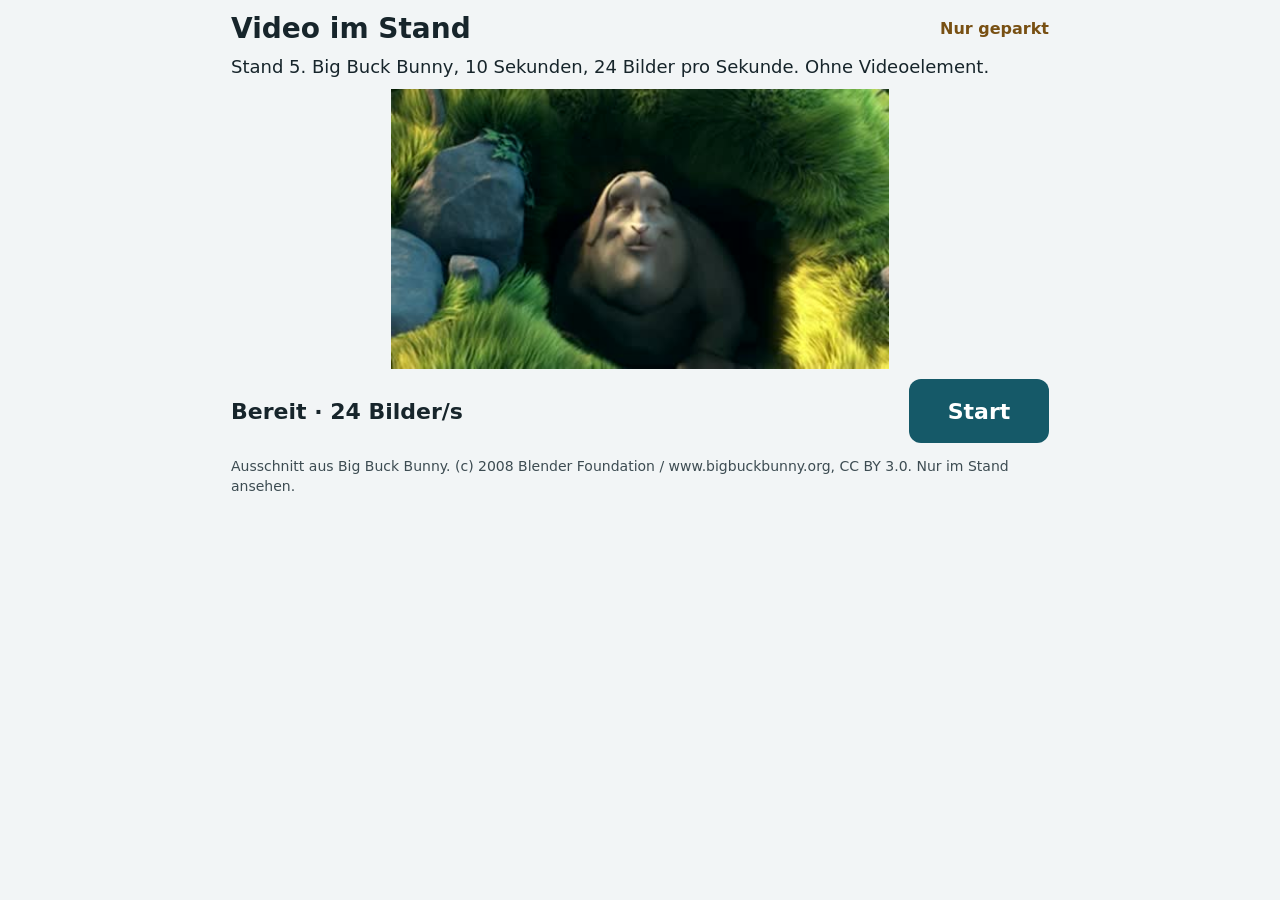
<file: video/index.html>
<!doctype html>
<html lang="de">
<head>
<meta charset="utf-8">
<meta name="viewport" content="width=device-width, initial-scale=1">
<meta name="robots" content="noindex,nofollow">
<meta name="referrer" content="no-referrer">
<meta http-equiv="Content-Security-Policy" content="default-src 'self'; script-src 'self'; style-src 'self'; media-src 'self'; img-src 'self'; base-uri 'none'; form-action 'none'">
<title>Tesla · Video im Stand</title>
<link rel="stylesheet" href="style.css?v=5">
<script src="app.js?v=5" defer></script>
</head>
<body>
<main>
<header><h1>Video im Stand</h1><span>Nur geparkt</span></header>
<p class="intro">Stand 5. Big Buck Bunny, 10 Sekunden, 24 Bilder pro Sekunde. Ohne Videoelement.</p>
<canvas id="screen" width="480" height="270"></canvas>
<div class="status-line"><strong id="status">Lade Bilder…</strong><button id="start" type="button" disabled>Start</button></div>
<p class="note">Ausschnitt aus Big Buck Bunny. (c) 2008 Blender Foundation / www.bigbuckbunny.org, CC BY 3.0. Nur im Stand ansehen.</p>
</main>
</body>
</html>
</file>
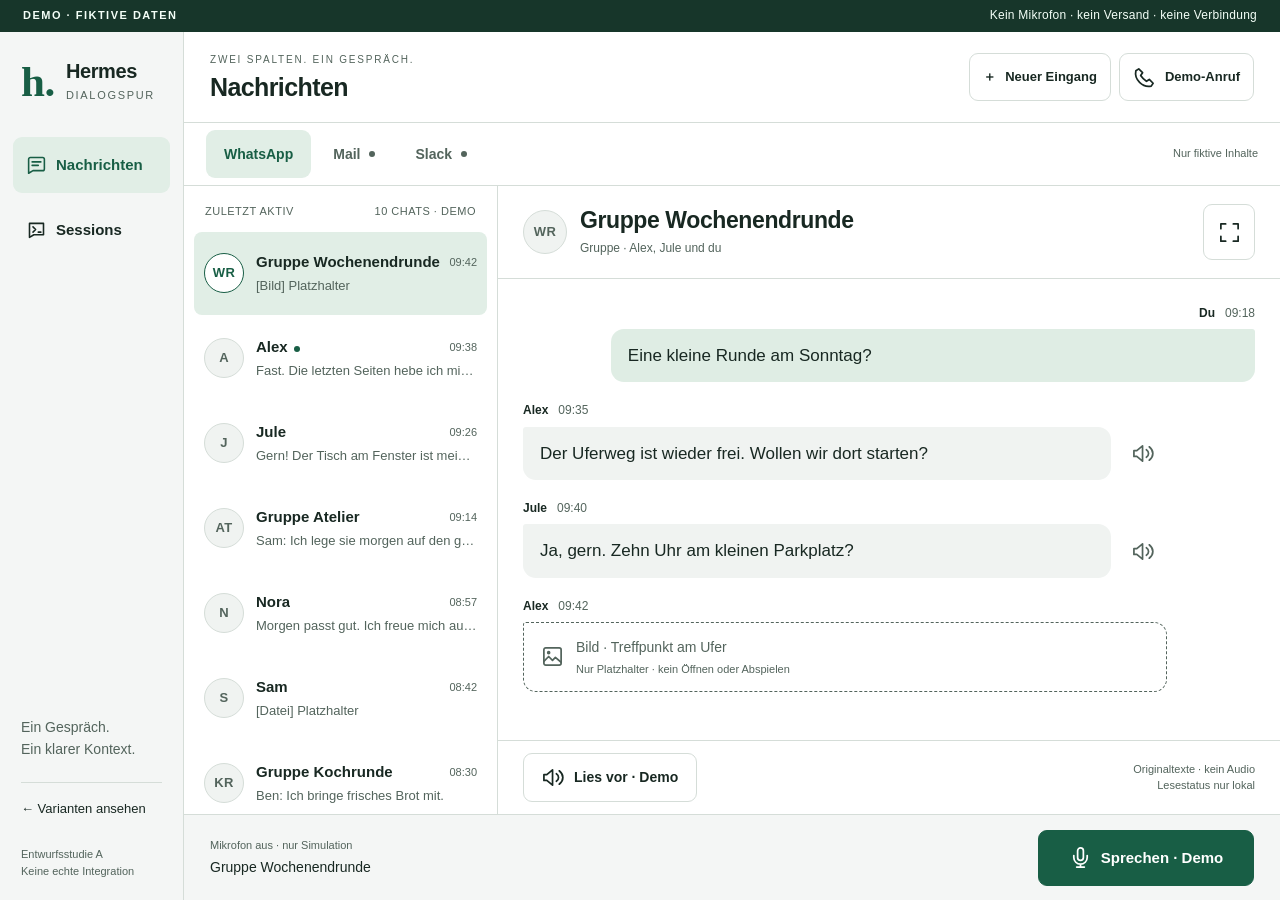
<file: mockups/dialogspur/index.html>
<!doctype html>
<html lang="de">
<head>
<meta charset="utf-8">
<meta name="viewport" content="width=device-width, initial-scale=1">
<meta name="color-scheme" content="light">
<meta http-equiv="Content-Security-Policy" content="default-src 'none'; script-src 'unsafe-inline'; style-src 'unsafe-inline'; img-src data:; connect-src 'none'; media-src 'none'; object-src 'none'; base-uri 'none'; form-action 'none'">
<title>Dialogspur · Kommunikations-Demo</title>
<style>*{box-sizing:border-box}html,body{margin:0;height:100%;width:100%}body{font-family:Arial,Helvetica,sans-serif;font-size:16px;line-height:1.45;color:var(--ink);background:var(--bg);-webkit-font-smoothing:antialiased}body{--bg:#f1f3f2;--surface:#fff;--surface-2:#f4f6f5;--ink:#182822;--muted:#53645c;--line:#d5ddd8;--accent:#185e45;--on-accent:#fff;--selected:#e1eee6;--bubble:#f0f3f1;--own:#dfede4;--danger:#92382e;--banner:#17362a;--banner-ink:#f4fff8;--shadow:0 16px 64px #0003}button,a,textarea{font:inherit}button,a{touch-action:manipulation;-webkit-tap-highlight-color:transparent}button{cursor:pointer;border:1px solid var(--line);background:var(--surface);color:var(--ink);border-radius:9px;min-height:56px;min-width:48px;padding:12px 18px;display:inline-flex;align-items:center;justify-content:center;gap:9px;line-height:1.2;font-weight:600}button:hover:not(:disabled),a:hover{background:var(--selected)}button:disabled{cursor:not-allowed;opacity:.55}button:focus-visible,a:focus-visible,textarea:focus-visible{outline:3px solid var(--accent);outline-offset:3px}a{color:inherit;text-decoration:none;display:inline-flex;align-items:center;min-height:48px;min-width:48px}svg{width:23px;height:23px;display:block;fill:none;stroke:currentColor;stroke-width:1.8;stroke-linecap:round;stroke-linejoin:round}h1,h2,h3,p{margin:0}h1{font-size:25px;line-height:1.1;font-weight:600;letter-spacing:-.6px}h2{font-size:23px;line-height:1.2;letter-spacing:-.4px}h3{font-size:20px;line-height:1.3}small{font-size:13px}button.primary{background:var(--accent);border-color:var(--accent);color:var(--on-accent)}button.primary:hover:not(:disabled){filter:brightness(1.12);background:var(--accent)}button.quiet{background:transparent}button.icon{padding:10px;width:52px;flex:none}button.danger{color:var(--danger);border-color:var(--danger);background:transparent}.muted{color:var(--muted)}.demo-banner{height:32px;padding:0 23px;display:flex;align-items:center;justify-content:space-between;gap:12px;background:var(--banner);color:var(--banner-ink);font-size:12px;letter-spacing:.25px;position:relative;z-index:30}.demo-banner strong{font-size:11px;letter-spacing:1.5px;white-space:nowrap}.shell{height:calc(100vh - 32px);height:calc(100dvh - 32px);display:grid;grid-template-columns:184px minmax(0,1fr)}.sidebar{padding:25px 13px 19px;background:var(--surface-2);border-right:1px solid var(--line);display:flex;flex-direction:column;min-height:0}.brand{display:flex;align-items:center;gap:11px;font-weight:700;font-size:20px;letter-spacing:-.4px;padding:0 8px 31px}.brand-mark{font-family:Georgia,serif;font-size:43px;line-height:1;color:var(--accent)}.brand div>span{display:block;color:var(--muted);font-size:11px;line-height:1.8;font-weight:400;letter-spacing:1.7px;text-transform:uppercase}.sidebar nav{display:flex;flex-direction:column;gap:9px}.nav-button{border-color:transparent;background:transparent;width:100%;justify-content:flex-start;padding:16px 12px;position:relative;font-size:15px}.nav-button[aria-current="page"]{background:var(--selected);color:var(--accent)}.nav-button svg{width:21px;height:21px}.nav-label{flex:1;text-align:left}.nav-label small{display:block;font-size:11px;font-weight:400;margin-top:3px}.nav-new{height:8px;width:8px;border-radius:50%;background:var(--accent)}.sidebar-bottom{margin-top:auto;padding:15px 8px 0}.sidebar-bottom p{font-size:14px;color:var(--muted);line-height:1.6;margin-bottom:21px}.gallery-link{font-size:13px;border-top:1px solid var(--line);width:100%;padding-top:6px}.sidebar-note{display:block;color:var(--muted);font-size:11px;line-height:1.6;margin-top:16px}.main{display:grid;grid-template-rows:auto minmax(0,1fr) auto;min-height:0;min-width:0}.topbar{min-height:91px;display:flex;align-items:center;justify-content:space-between;padding:16px 26px;gap:12px;background:var(--surface);border-bottom:1px solid var(--line)}.eyebrow{font-size:10px;text-transform:uppercase;letter-spacing:1.8px;color:var(--muted);margin-bottom:6px}.demo-actions{display:flex;gap:8px}.demo-actions button{font-size:13px;min-height:48px;padding:10px 13px}.short-label{display:none}.content{min-height:0;display:flex;flex-direction:column;min-width:0}.source-tabs{display:flex;align-items:center;gap:4px;padding:7px 22px;border-bottom:1px solid var(--line);background:var(--surface);flex-shrink:0}.source-tabs button{background:transparent;border:0;min-height:48px;font-size:14px;padding:10px 18px;color:var(--muted)}.source-tabs button[aria-selected="true"]{color:var(--accent);background:var(--selected)}.source-hint{margin-left:auto;font-size:11px;color:var(--muted)}.source-dot{height:6px;width:6px;background:var(--muted);border-radius:50%}.workspace{display:grid;grid-template-columns:314px minmax(0,1fr);min-height:0;flex:1;min-width:0}.list-panel{background:var(--surface);border-right:1px solid var(--line);display:flex;flex-direction:column;min-height:0;min-width:0}.list-heading{padding:18px 21px 12px;display:flex;justify-content:space-between;gap:8px;color:var(--muted);font-size:11px;letter-spacing:.5px;text-transform:uppercase}.list-heading strong{font-weight:500}.list-scroll{overflow:auto;overscroll-behavior:contain;flex:1;padding:0 10px 12px}.chat-item,.session-item{width:100%;border:0;background:none;text-align:left;justify-content:flex-start;min-height:83px;padding:13px 10px;border-radius:8px;gap:12px;margin-bottom:2px;line-height:1.3}.chat-item.active,.session-item.active{background:var(--selected)}.avatar{width:40px;height:40px;border-radius:50%;background:var(--bubble);display:flex;align-items:center;justify-content:center;flex:none;font-size:13px;font-weight:600;color:var(--muted);border:1px solid var(--line);letter-spacing:.3px}.active .avatar{border-color:var(--accent);color:var(--accent);background:var(--surface)}.chat-text{min-width:0;flex:1}.chat-top{display:flex;justify-content:space-between;gap:8px;margin-bottom:6px;align-items:center}.chat-name{font-size:15px;font-weight:600;overflow:hidden;white-space:nowrap;text-overflow:ellipsis}.chat-time{font-size:11px;color:var(--muted);font-weight:400;white-space:nowrap}.chat-preview{font-size:13px;color:var(--muted);font-weight:400;overflow:hidden;white-space:nowrap;text-overflow:ellipsis;display:block}.unread-dot{width:6px;height:6px;background:var(--accent);border-radius:50%;display:inline-block;margin-left:6px}.conversation{background:var(--surface);display:flex;flex-direction:column;min-width:0;min-height:0}.conversation-header{padding:18px 25px;border-bottom:1px solid var(--line);display:flex;justify-content:space-between;align-items:center;gap:13px;flex-shrink:0}.identity{display:flex;align-items:center;min-width:0;gap:13px}.identity .avatar{width:44px;height:44px}.identity-info{min-width:0}.identity-info h2{overflow-wrap:anywhere}.identity-info .muted{font-size:12px;margin-top:5px}.conversation-actions{display:flex;gap:8px}.back-list{display:none}.message-flow{overflow:auto;overscroll-behavior:contain;min-height:0;flex:1;padding:20px 25px 28px}.day-label{font-size:11px;letter-spacing:1.3px;text-transform:uppercase;color:var(--muted);text-align:center;margin:1px 0 22px}.message-row{max-width:88%;margin:0 0 20px}.message-row.own{margin-left:auto}.message-meta{font-size:12px;display:flex;align-items:center;gap:10px;color:var(--muted);margin-bottom:7px}.message-meta strong{color:var(--ink);font-weight:600}.message-row.own .message-meta{justify-content:flex-end}.message-body{background:var(--bubble);padding:14px 17px;border-radius:3px 13px 13px 13px;font-size:17px;line-height:1.48;overflow-wrap:anywhere}.message-row.own .message-body{background:var(--own);border-radius:13px 3px 13px 13px}.message-wrap{display:flex;align-items:center;gap:8px}.message-wrap .message-body{flex:1;min-width:0}.message-read{background:none;border-color:transparent;color:var(--muted);min-height:48px;min-width:48px;width:48px;padding:10px;flex:none}.message-row.own .message-read{display:none}.media-placeholder{border:1px dashed var(--muted);background:transparent;color:var(--muted);font-size:14px;display:flex;gap:12px;align-items:center}.media-placeholder small{display:block;font-size:11px;margin-top:3px}.message-demo{display:block;font-size:11px;color:var(--accent);margin-top:6px}.thread-tools{display:flex;gap:8px;padding:12px 25px;border-top:1px solid var(--line);align-items:center}.thread-tools button{font-size:14px;min-height:48px}.thread-tools .muted{font-size:11px;margin-left:auto;max-width:150px;text-align:right}.command-bar{display:flex;align-items:center;justify-content:space-between;gap:16px;min-height:86px;border-top:1px solid var(--line);padding:14px 26px;background:var(--surface-2)}.command-context{display:flex;flex-direction:column;min-width:0;gap:3px}.command-context span{font-size:11px;color:var(--muted)}.command-context strong{font-size:14px;font-weight:500;overflow:hidden;text-overflow:ellipsis;white-space:nowrap}.mic-button{min-width:216px;font-size:15px;flex-shrink:0}.maximized .workspace{grid-template-columns:minmax(0,1fr)}.maximized .list-panel{display:none}.session-origin{font-size:11px;color:var(--muted);font-weight:400;display:block;margin-top:6px}.session-item .chat-name{white-space:normal}.session-item{padding:16px 12px}.section-label{color:var(--muted);font-size:12px;margin-bottom:8px}.empty-state{padding:50px;display:flex;flex-direction:column;justify-content:center;min-height:100%;gap:16px;max-width:700px}.empty-state p{color:var(--muted)}.compact-source{overflow:auto;padding:28px;flex:1}.compact-intro{display:flex;justify-content:space-between;margin-bottom:20px;align-items:flex-end}.compact-intro p{font-size:13px;color:var(--muted);margin-top:7px}.compact-entry{border-top:1px solid var(--line);padding:22px 0;max-width:850px}.compact-entry h3{margin:8px 0;font-size:20px}.compact-entry p{color:var(--muted);max-width:640px}.compact-entry small{font-size:12px;color:var(--accent)}.live-screen{overflow:auto;padding:30px;flex:1;background:var(--surface)}.live-heading{display:flex;justify-content:space-between;align-items:center;gap:20px;padding-bottom:25px;border-bottom:1px solid var(--line)}.live-heading h2{font-size:29px;margin-top:7px}.live-explanation{color:var(--muted);font-size:14px;max-width:680px;margin:22px 0}.job{padding:22px 0;border-top:1px solid var(--line);max-width:950px}.job-title-row{display:flex;align-items:center;justify-content:space-between;gap:15px;margin-bottom:12px}.status-tag{font-size:12px;color:var(--accent);background:var(--selected);border-radius:4px;padding:7px 11px;display:inline-block}.job p{max-width:740px;margin-bottom:14px;color:var(--muted);font-size:16px}.job button{font-size:14px;min-height:48px}.job-result{padding:18px;background:var(--surface-2);margin:15px 0;border:1px solid var(--line)}.job-result strong{display:block;margin-bottom:7px}.notice{position:fixed;left:50%;transform:translateX(-50%);bottom:104px;z-index:40;background:var(--ink);color:var(--surface);padding:13px 19px;border-radius:8px;max-width:min(660px,90vw);font-size:14px;box-shadow:var(--shadow);pointer-events:none}.dialog-panel{position:fixed;right:22px;bottom:20px;width:min(488px,calc(100vw - 32px));max-height:calc(100dvh - 68px);overflow:hidden;display:flex;flex-direction:column;background:var(--surface);color:var(--ink);border:2px solid var(--accent);border-radius:14px;box-shadow:var(--shadow);z-index:45;padding:22px}.dialog-heading{display:flex;justify-content:space-between;gap:16px;align-items:center;margin-bottom:17px}.dialog-heading h2{font-size:22px}.dialog-heading .icon{min-height:48px;height:48px;width:48px}.dialog-label{font-size:11px;text-transform:uppercase;letter-spacing:1.2px;color:var(--accent);margin-bottom:5px}.voice-status{padding:14px 16px;background:var(--selected);border-radius:7px;margin-bottom:18px;font-size:13px;color:var(--accent)}.voice-status strong{display:block;font-size:16px;margin-bottom:5px}.recipient{font-size:12px;color:var(--muted);margin:17px 0}.recipient strong{display:block;font-size:21px;color:var(--ink);margin-top:5px;overflow-wrap:anywhere}.draft-label{display:flex;justify-content:space-between;font-size:12px;margin:15px 0 8px;color:var(--muted)}textarea{width:100%;height:122px;resize:vertical;border:1px solid var(--muted);border-radius:8px;padding:13px;color:var(--ink);background:var(--surface-2);font-size:18px;line-height:1.4;min-height:80px}.dialog-actions{display:flex;flex-wrap:wrap;gap:8px;margin-top:15px}.dialog-actions button{font-size:13px;flex:1;padding:12px;min-width:130px}.dialog-actions .wide{flex-basis:100%}.dialog-footer{border-top:1px solid var(--line);padding-top:14px;margin-top:18px;display:flex;gap:10px}.dialog-footer button{flex:1;min-height:48px;font-size:13px}.approval-note{font-size:12px;line-height:1.5;min-height:36px;color:var(--muted);margin-top:10px}.read-block{padding:16px 0;border-top:1px solid var(--line)}.read-block strong{font-size:12px}.read-block p{font-size:18px;margin-top:7px}.read-note{font-size:13px;color:var(--muted);margin-bottom:17px}.read-content{max-height:300px;overflow:auto}.read-empty{color:var(--muted);padding:20px 0}.mobile-only{display:none}
@media(max-width:1100px){.shell{grid-template-columns:154px minmax(0,1fr)}.sidebar{padding-left:8px;padding-right:8px}.brand{padding-left:7px;gap:8px}.brand div{font-size:18px}.nav-button{padding:14px 9px;font-size:13px;gap:9px}.workspace{grid-template-columns:268px minmax(0,1fr)}.topbar{padding:14px 20px;min-height:79px}.conversation-header{padding:16px 19px}.identity{gap:9px}.identity h2{font-size:21px}.identity .avatar{display:none}.message-flow{padding:17px 19px}.message-body{font-size:16px;padding:12px 14px}.command-bar{min-height:78px;padding:11px 20px}.source-tabs{padding:6px 15px}.chat-item{gap:9px}.chat-item .avatar{width:34px;height:34px}.chat-name{font-size:14px}.message-row{max-width:96%}.thread-tools{padding:10px 19px}.thread-tools .muted{display:none}.sidebar-bottom p{font-size:12px}.sidebar-bottom{padding-left:7px;padding-right:7px}.gallery-link{font-size:11px}}
@media(max-width:700px){.demo-banner{height:36px;padding:0 13px;font-size:9px}.demo-banner strong{font-size:9px;letter-spacing:1px}.demo-banner span{max-width:130px;font-size:9px;line-height:1.3;text-align:right}.shell{height:calc(100vh - 36px);height:calc(100dvh - 36px);grid-template-columns:1fr;grid-template-rows:65px minmax(0,1fr)}.sidebar{padding:5px 9px;border-right:0;border-bottom:1px solid var(--line);flex-direction:row}.brand,.sidebar-bottom{display:none}.sidebar nav{width:100%;flex-direction:row;gap:5px}.nav-button{flex:1;width:auto;padding:8px 10px;gap:8px;min-height:54px;font-size:13px}.nav-label small{font-size:9px}.nav-button svg{width:19px;height:19px}.nav-label{flex:none}.nav-new{position:absolute;right:5px;top:10px}.topbar{padding:12px 15px;min-height:74px}.eyebrow{font-size:8px;letter-spacing:1.1px}h1{font-size:22px}.long-label{display:none}.short-label{display:inline}.demo-actions{gap:5px}.demo-actions button{padding:9px;font-size:12px;gap:4px}.demo-actions svg{height:18px;width:18px}.source-tabs{padding:5px 12px;gap:3px}.source-tabs button{min-height:48px;padding:9px 14px;font-size:13px}.source-hint{display:none}.workspace{display:flex;flex-direction:column}.workspace .list-panel{display:none;flex:1;border-right:0}.workspace .conversation{flex:1}.workspace.mobile-list .list-panel,.workspace:not(.has-selection) .list-panel{display:flex}.workspace.mobile-list .conversation,.workspace:not(.has-selection) .conversation{display:none}.back-list{display:inline-flex}.conversation-header{padding:12px;gap:8px;min-height:86px}.identity h2{font-size:19px}.identity-info .muted{font-size:10px}.conversation-actions{gap:4px}.conversation-actions .maximize-button{display:none}.conversation-header .icon{min-height:48px;width:48px}.identity{gap:0}.message-flow{padding:17px 14px}.message-row{max-width:100%;margin-bottom:20px}.message-body{font-size:17px;padding:13px}.message-read{padding:10px;width:48px}.message-meta{font-size:11px;gap:8px}.thread-tools{padding:10px 14px}.thread-tools button{font-size:13px;min-height:48px}.command-bar{padding:12px 14px;gap:10px;min-height:89px}.command-context{max-width:142px}.command-context span{font-size:10px}.command-context strong{font-size:12px}.mic-button{min-width:170px;font-size:13px;padding:12px}.mic-button svg{width:20px;height:20px}.list-heading{padding:18px 18px 13px}.list-scroll{padding:0 12px 14px}.chat-item{min-height:83px}.chat-name{font-size:16px}.chat-preview{font-size:13px}.chat-item .avatar{width:40px;height:40px}.dialog-panel{right:8px;bottom:9px;width:calc(100vw - 16px);max-height:calc(100dvh - 56px);padding:17px;border-radius:11px}.dialog-actions button{font-size:12px}.dialog-heading h2{font-size:20px}.dialog-heading{margin-bottom:10px}.recipient{margin:12px 0}.voice-status{padding:12px}.notice{bottom:111px;font-size:12px;width:90vw;text-align:center}.live-screen{padding:20px 17px}.live-heading{align-items:flex-start;gap:10px}.live-heading h2{font-size:25px}.live-heading button{font-size:12px;padding:10px}.job-title-row{display:block}.job-title-row h3{margin-bottom:10px}.compact-source{padding:23px 18px}.compact-entry h3{font-size:20px}.empty-state{padding:28px}.mobile-only{display:inline-flex}}
.dialog-scroll{overflow:auto;min-height:0;flex:1;overscroll-behavior:contain;padding:0 2px 2px}.dialog-panel>.voice-status,.dialog-panel>.recipient,.dialog-heading,.dialog-footer,.dialog-panel>.dialog-actions,.dialog-panel>.read-note{flex-shrink:0}.dialog-panel .read-content{min-height:0;flex:1}
@media(max-height:650px) and (min-width:701px){.dialog-panel{padding:16px;width:min(560px,calc(100vw - 32px))}.voice-status{margin-bottom:10px;padding:10px 12px}.voice-status span{font-size:11px}.recipient{margin:6px 0 10px}.recipient strong{font-size:20px}.dialog-heading{margin-bottom:10px}.dialog-footer{margin-top:10px;padding-top:10px}.dialog-actions{margin-top:10px}.draft-label{margin-top:0}textarea{height:88px}.approval-note{font-size:11px;min-height:28px}.dialog-actions button{min-height:48px}}
@media(prefers-reduced-motion:reduce){*,*:before,*:after{scroll-behavior:auto!important;transition:none!important;animation:none!important}}
</style>
</head>
<body class="dialogspur">
<div class="demo-banner"><strong>DEMO · FIKTIVE DATEN</strong><span>Kein Mikrofon · kein Versand · keine Verbindung</span></div>
<div class="shell">
<aside class="sidebar" aria-label="Bereiche">
  <div class="brand"><span class="brand-mark">h.</span><div>Hermes<span>Dialogspur</span></div></div>
  <nav id="navigation" aria-label="Hauptnavigation"></nav>
  <div class="sidebar-bottom"><p>Ein Gespräch.<br>Ein klarer Kontext.</p><a class="gallery-link" href="../index.html">← Varianten ansehen</a><span class="sidebar-note">Entwurfsstudie A<br>Keine echte Integration</span></div>
</aside>
<main class="main">
  <header class="topbar"><div><div class="eyebrow">Zwei Spalten. Ein Gespräch.</div><h1 id="page-title">Nachrichten</h1></div><div class="demo-actions"><button id="simulate-message" class="quiet" title="Eine fiktive neue Nachricht simulieren"><span aria-hidden="true">＋</span><span class="long-label">Neuer Eingang</span><span class="short-label">Eingang</span></button><button id="simulate-call" class="quiet" title="Einen Anruf nur simulieren"><span class="button-icon" aria-hidden="true"><svg viewBox="0 0 24 24" aria-hidden="true"><path d="m6 3 4 4-2 3c2 3 3 4 6 6l3-2 4 4-2 3C10 23 1 14 3 5l3-2Z"/></svg></span><span class="long-label">Demo-Anruf</span><span class="short-label">Anruf</span></button></div></header>
  <div id="content" class="content"></div>
  <footer class="command-bar"><div class="command-context"><span id="mic-note">Mikrofon aus · nur Simulation</span><strong id="context-label">Gruppe Wochenendrunde</strong></div><button id="mic-button" class="primary mic-button"><span class="button-icon" aria-hidden="true"><svg viewBox="0 0 24 24" aria-hidden="true"><rect x="9" y="2" width="6" height="13" rx="3"/><path d="M5 10v2a7 7 0 0 0 14 0v-2M12 19v3M8 22h8"/></svg></span><span id="mic-label">Sprechen · Demo</span></button></footer>
</main>
</div>
<div id="notice" class="notice" role="status" aria-live="polite" hidden></div>
<div id="voice-root"></div><div id="read-root"></div>
<script>const VARIANT = 'dialogspur';
'use strict';
// All content below is invented. This prototype has no transport, audio or storage adapter.
const icons = {
  messages:'<svg viewBox="0 0 24 24" aria-hidden="true"><path d="M5 4h14a2 2 0 0 1 2 2v11a2 2 0 0 1-2 2H8l-5 3V6a2 2 0 0 1 2-2Z"/><path d="M7 9h10M7 13h7"/></svg>',
  sessions:'<svg viewBox="0 0 24 24" aria-hidden="true"><path d="M4 5h16v13H9l-5 3V5Z"/><path d="m8 9 3 3-3 3M14 15h3"/></svg>',
  phone:'<svg viewBox="0 0 24 24" aria-hidden="true"><path d="m6 3 4 4-2 3c2 3 3 4 6 6l3-2 4 4-2 3C10 23 1 14 3 5l3-2Z"/></svg>',
  expand:'<svg viewBox="0 0 24 24" aria-hidden="true"><path d="M8 3H3v5M16 3h5v5M21 16v5h-5M3 16v5h5"/></svg>',
  back:'<svg viewBox="0 0 24 24" aria-hidden="true"><path d="m13 5-7 7 7 7M6 12h14"/></svg>',
  read:'<svg viewBox="0 0 24 24" aria-hidden="true"><path d="m11 4-6 5H2v6h3l6 5V4ZM15 8c3 2 3 6 0 8M18 5c5 4 5 10 0 14"/></svg>',
  media:'<svg viewBox="0 0 24 24" aria-hidden="true"><rect x="3" y="3" width="18" height="18" rx="2"/><circle cx="8" cy="8" r="1"/><path d="m3 17 5-5 4 4 3-3 6 5"/></svg>',
  mic:'<svg viewBox="0 0 24 24" aria-hidden="true"><rect x="9" y="2" width="6" height="13" rx="3"/><path d="M5 10v2a7 7 0 0 0 14 0v-2M12 19v3M8 22h8"/></svg>'
};
const esc = value => String(value).replace(/[&<>"']/g, c => ({'&':'&amp;','<':'&lt;','>':'&gt;','"':'&quot;',"'":'&#39;'}[c]));
let messageSequence = 20;
const message = (sender, time, text, extra={}) => ({id:'m'+messageSequence++,sender,time,text,...extra});
const chats = [
  {id:'weekend',title:'Gruppe Wochenendrunde',initials:'WR',kind:'Gruppe',detail:'Alex, Jule und du',time:'09:42',recent:100,unread:true,messages:[
    message('Du','09:18','Eine kleine Runde am Sonntag?',{own:true}),
    message('Alex','09:35','Der Uferweg ist wieder frei. Wollen wir dort starten?'),
    message('Jule','09:40','Ja, gern. Zehn Uhr am kleinen Parkplatz?'),
    message('Alex','09:42','Treffpunkt am Ufer',{media:'Bild'})]},
  {id:'alex',title:'Alex',initials:'A',kind:'Einzelchat',detail:'WhatsApp · fiktiver Kontakt',time:'09:38',recent:99,unread:true,messages:[
    message('Du','09:12','Hast du das Buch schon zu Ende gelesen?',{own:true}),
    message('Alex','09:38','Fast. Die letzten Seiten hebe ich mir für heute Abend auf.')]},
  {id:'jule',title:'Jule',initials:'J',kind:'Einzelchat',detail:'WhatsApp · fiktiver Kontakt',time:'09:26',recent:98,unread:false,messages:[
    message('Du','09:10','Danke für den Tipp mit dem kleinen Café.',{own:true}),
    message('Jule','09:26','Gern! Der Tisch am Fenster ist mein Lieblingsplatz.')]},
  {id:'atelier',title:'Gruppe Atelier',initials:'AT',kind:'Gruppe',detail:'Nora, Sam und du',time:'09:14',recent:97,unread:false,messages:[
    message('Nora','09:10','Die Papiermuster sind da.'),message('Sam','09:14','Ich lege sie morgen auf den großen Tisch.')]},
  {id:'nora',title:'Nora',initials:'N',kind:'Einzelchat',detail:'WhatsApp · fiktiver Kontakt',time:'08:57',recent:96,unread:false,messages:[
    message('Nora','08:57','Morgen passt gut. Ich freue mich auf den Spaziergang.')]},
  {id:'sam',title:'Sam',initials:'S',kind:'Einzelchat',detail:'WhatsApp · fiktiver Kontakt',time:'08:42',recent:95,unread:false,messages:[
    message('Sam','08:41','Hier noch die kleine Liste.'),message('Sam','08:42','Materialliste',{media:'Datei'})]},
  {id:'kochrunde',title:'Gruppe Kochrunde',initials:'KR',kind:'Gruppe',detail:'Mara, Ben und du',time:'08:30',recent:94,unread:false,messages:[
    message('Mara','08:25','Diesmal machen wir eine große Suppe.'),message('Ben','08:30','Ich bringe frisches Brot mit.')]},
  {id:'mara',title:'Mara',initials:'M',kind:'Einzelchat',detail:'WhatsApp · fiktiver Kontakt',time:'Gestern',recent:93,unread:false,messages:[
    message('Mara','18:20','Kurze Nachricht',{media:'Sprachnachricht'})]},
  {id:'ben',title:'Ben',initials:'B',kind:'Einzelchat',detail:'WhatsApp · fiktiver Kontakt',time:'Gestern',recent:92,unread:false,messages:[
    message('Ben','17:45','Alles klar. Dann bis Samstag!')]},
  {id:'filmabend',title:'Gruppe Filmabend',initials:'FA',kind:'Gruppe',detail:'Alex, Nora und du',time:'Gestern',recent:91,unread:false,messages:[
    message('Alex','17:22','Lieber etwas Leichtes für den Filmabend?'),message('Nora','17:30','Eine Komödie klingt gut.')]},
  {id:'robin',title:'Robin',initials:'R',kind:'Einzelchat',detail:'WhatsApp · fiktiver Kontakt',time:'Montag',recent:50,unread:false,messages:[
    message('Robin','16:10','Wir hören uns später.')]}
];
const sessions = [
  {id:'walk',title:'Wochenendrunde planen',origin:'Telegram',activity:'09:31',recent:70,new:false,messages:[
    message('Du','09:28','Eine ruhige Runde am Wasser, nicht länger als eine Stunde.',{own:true}),
    message('Hermes · Demo','09:31','Wir können zwei kurze Wege vergleichen. Soll der Startpunkt auch mit dem Rad erreichbar sein?')]},
  {id:'notes',title:'Notizen fürs Projekt',origin:'CLI',activity:'08:54',recent:69,new:false,messages:[
    message('Du','08:52','Ordne die drei Ideen für die kleine Ausstellung.',{own:true}),
    message('Hermes · Demo','08:54','Die Reihenfolge im fiktiven Entwurf ist: Ankommen, Material, gemeinsame Arbeit. Es wurde keine Datei verändert.')]},
  {id:'pack',title:'Unterwegs: Packliste',origin:'Web UI',activity:'Gestern, 18:12',recent:68,new:false,messages:[
    message('Du','18:10','Eine kurze Packliste für einen Spaziergang.',{own:true}),
    message('Hermes · Demo','18:12','Wasser und eine leichte Jacke. Wir ergänzen die Liste, sobald die Runde feststeht.')]},
  {id:'books',title:'Leseliste für den Herbst',origin:'Telegram',activity:'Gestern, 17:05',recent:67,new:false,messages:[
    message('Du','17:01','Etwas Kurzes für einen ruhigen Abend.',{own:true}),
    message('Hermes · Demo','17:05','Für diese fiktive Leseliste beginnen wir mit Erzählungen statt einem langen Roman.')]}
];
const state = {scrollToLatest:true,view:'messages',source:'whatsapp',chat:VARIANT==='leseraum'?null:'weekend',session:null,mobileList:false,maximized:false,call:null,callActive:false,voice:null,read:null,visits:{},readBlocks:{},readCursors:{},eventSequence:200,newMessage:false,newSession:false};
const byChat = id => chats.find(c=>c.id===id);
const bySession = id => sessions.find(s=>s.id===id);
function captureVisit(id){const c=byChat(id),start=state.visits[id]??(c.messages.length>1?1:0);state.readBlocks[id]=c.messages.slice(start).filter(m=>!m.own&&!m.media);state.readCursors[id]=c.messages.length;state.visits[id]=c.messages.length;c.unread=false;}
if(state.chat) captureVisit(state.chat);
function notify(text){const box=document.getElementById('notice');box.textContent=text;box.hidden=false;clearTimeout(notify.timer);notify.timer=setTimeout(()=>box.hidden=true,4300);}
function setView(view){if(state.view!==view)state.maximized=false;state.view=view;state.mobileList=false;if(view==='messages')state.newMessage=false;if(view==='sessions')state.newSession=false;render();}
function nav(){const live=state.callActive||(state.call&&state.view==='live');return `<button class="nav-button" data-view="messages" ${state.view==='messages'?'aria-current="page"':''}>${icons.messages}<span class="nav-label">Nachrichten</span>${state.newMessage?'<span class="nav-new" aria-label="Demo: neue Nachricht"></span>':''}</button><button class="nav-button" data-view="sessions" ${state.view==='sessions'?'aria-current="page"':''}>${icons.sessions}<span class="nav-label">Sessions</span>${state.newSession?'<span class="nav-new" aria-label="Demo: neues Ergebnis"></span>':''}</button>${live?`<button class="nav-button" data-view="live" ${state.view==='live'?'aria-current="page"':''}>${icons.phone}<span class="nav-label">${state.callActive?'Live-Anruf':'Anruf beendet'}<small>${state.callActive?'Läuft · Demo':'Beendet · Demo'}</small></span>${state.callActive?'<span class="nav-new"></span>':''}</button>`:''}`;}
function tabs(){return `<div class="source-tabs" role="tablist" aria-label="Nachrichtenquelle"><button role="tab" data-source="whatsapp" aria-selected="${state.source==='whatsapp'}">WhatsApp</button><button role="tab" data-source="mail" aria-selected="${state.source==='mail'}">Mail <span class="source-dot" aria-hidden="true"></span></button><button role="tab" data-source="slack" aria-selected="${state.source==='slack'}">Slack <span class="source-dot" aria-hidden="true"></span></button><span class="source-hint">Nur fiktive Inhalte</span></div>`;}
function chatList(){return `<section class="list-panel" aria-label="Zehn zuletzt aktive Chats"><div class="list-heading"><strong>Zuletzt aktiv</strong><span>10 Chats · Demo</span></div><div class="list-scroll">${[...chats].sort((a,b)=>b.recent-a.recent).slice(0,10).map(c=>{const last=c.messages[c.messages.length-1];return `<button class="chat-item ${state.chat===c.id?'active':''}" data-chat="${c.id}" aria-label="${esc(c.title)} öffnen" ${state.chat===c.id?'aria-current="true"':''}><span class="avatar" aria-hidden="true">${c.initials}</span><span class="chat-text"><span class="chat-top"><span class="chat-name">${esc(VARIANT==='fokus'?c.title.replace(/^Gruppe /,''):c.title)}${c.unread?'<i class="unread-dot" aria-label="Neu im Demo-Dashboard"></i>':''}</span><span class="chat-time">${esc(c.time)}</span></span><span class="chat-preview">${last.media?'['+esc(last.media)+'] Platzhalter':(c.kind==='Gruppe'?esc(last.sender)+': ':'')+esc(last.text)}</span></span></button>`;}).join('')}</div></section>`;}
function sessionList(){return `<section class="list-panel" aria-label="Bestehende Gesprächssessions"><div class="list-heading"><strong>Letzte Gespräche</strong><span>Demo</span></div><div class="list-scroll">${[...sessions].sort((a,b)=>b.recent-a.recent).map(s=>`<button class="session-item ${state.session===s.id?'active':''}" data-session="${s.id}" ${state.session===s.id?'aria-current="true"':''}><span class="chat-text"><span class="chat-top"><span class="chat-name">${esc(s.title)}${s.new?'<i class="unread-dot" aria-label="Neues Demo-Ergebnis"></i>':''}</span></span><span class="session-origin">${esc(s.origin)} · ${esc(s.activity)}</span><span class="chat-preview">${s.new?'Demo · Ergebnis bereit':'Fiktiver Gesprächsverlauf'}</span></span></button>`).join('')}</div></section>`;}
function messagesHTML(messages,isSession){return messages.map(m=>`<article class="message-row ${m.own?'own':''}" data-message-id="${m.id}"><div class="message-meta"><strong>${esc(m.sender)}</strong><time>${esc(m.time)}</time></div><div class="message-wrap"><div class="message-body ${m.media?'media-placeholder':''}">${m.media?`${icons.media}<div>${esc(m.media)} · ${esc(m.text)}<small>Nur Platzhalter · kein Öffnen oder Abspielen</small></div>`:esc(m.text)}${m.simulated?'<span class="message-demo">Demo · Versand simuliert, nichts versendet</span>':''}${m.result?'<span class="message-demo">Fiktives Ergebnis · keine echte Recherche</span>':''}</div>${!m.media&&!m.own&&!isSession?`<button class="message-read" data-read-one="${m.id}" aria-label="Nachricht von ${esc(m.sender)} um ${esc(m.time)} still vorlesen simulieren" title="Vorlesen nur simulieren">${icons.read}</button>`:''}</div></article>`).join('');}
function conversation(isSession){const item=isSession?bySession(state.session):byChat(state.chat);if(!item)return `<section class="conversation"><div class="empty-state"><span class="section-label">${isSession?'Hermes · Demo':'WhatsApp · Demo'}</span><h2>${isSession?'Ein Gespräch weiterführen.':'Einen Chat öffnen.'}</h2><p>${isSession?'Wähle eine bestehende Session. Herkunft und letzte Aktivität bleiben sichtbar. Alle Verläufe hier sind fiktiv.':'Die letzten zehn Gespräche stehen nebeneinander – Gruppen und Einzelchats gleichberechtigt.'}</p></div></section>`;return `<section class="conversation" aria-label="Geöffnetes Gespräch"><header class="conversation-header"><div class="identity">${!isSession?`<span class="avatar" aria-hidden="true">${item.initials}</span>`:''}<div class="identity-info"><h2 id="conversation-title">${esc(item.title)}</h2><p class="muted">${isSession?esc(item.origin)+' · letzte Aktivität '+esc(item.activity)+' · Demo':esc(item.kind)+' · '+esc(item.detail)}</p></div></div><div class="conversation-actions"><button class="icon back-list" data-action="back-list" aria-label="${isSession?'Alle Sessions':'Alle Chats'}" title="Zur Liste">${icons.back}</button><button class="icon maximize-button" data-action="maximize" aria-label="${state.maximized?'Liste einblenden':'Gespräch maximieren'}" aria-pressed="${state.maximized}" title="${state.maximized?'Liste einblenden':'Mehr Platz'}">${icons.expand}</button></div></header><div class="message-flow" id="message-flow"><div class="day-label">${isSession?'Bestehendes Gespräch · fiktiv':'Heute · fiktiver Verlauf'}</div>${messagesHTML(item.messages,isSession)}</div><div class="thread-tools">${isSession?`<span class="muted" style="text-align:left;max-width:none;margin:0">Normale Session-Fortsetzung · nur simuliert</span><button data-action="session-draft" class="quiet">Prompt entwerfen ${icons.mic}</button>`:`<button data-action="read-chat" class="quiet">${icons.read} Lies vor · Demo</button><span class="muted">Originaltexte · kein Audio<br>Lesestatus nur lokal</span>`}</div></section>`;}
function compactSource(){const mail=state.source==='mail';return `<section class="compact-source"><div class="compact-intro"><div><h2>${mail?'Neue Mails':'Ungelesen in Slack'}</h2><p>Kompakte Vorschau · fiktive Beispiele, kein ${mail?'Postfach':'Channel-Verzeichnis'}</p></div></div>${mail?`<article class="compact-entry"><small>DEMO · NEU · 09:20</small><h3>Atelier Nord — Material für Samstag</h3><p>Die Papiere und Farben liegen bereit. Ihr könnt ab zehn Uhr vorbeikommen.</p></article><article class="compact-entry"><small>DEMO · NEU · 08:40</small><h3>Bücherei am Park — Deine Vormerkung</h3><p>Das vorgemerkte Buch liegt für dich zur Abholung bereit.</p></article>`:`<article class="compact-entry"><small>DEMO · UNGELESEN · #entwürfe · 09:15</small><h3>Alex: Der neue Entwurf liegt bereit.</h3><p>Die beiden Textvarianten sind jetzt im fiktiven Projektdokument. Rückmeldungen sammeln wir morgen.</p></article><article class="compact-entry"><small>DEMO · UNGELESEN · #team · 08:55</small><h3>Jule: Kurze Abstimmung am Nachmittag?</h3><p>Ich würde gern die Reihenfolge für die Präsentation durchgehen.</p></article>`}<p class="read-note">Die Quellfilter sind hier nicht festgelegt. Kein Zugriff auf echte Konten, keine Lesebestätigungen.</p></section>`;}
function liveHTML(){if(!state.call)return '';const ready=state.call.completed;return `<section class="live-screen"><header class="live-heading"><div><span class="section-label">Telefonbegleitung · vollständig simuliert</span><h2 id="live-title">${state.callActive?'Live-Anruf':'Anruf beendet'}</h2></div>${state.callActive?'<button class="danger" data-action="hangup">Demo auflegen</button>':'<span class="status-tag">Demo · Beendet</span>'}</header><p class="live-explanation">${state.callActive?'Der gedachte Sprachkanal ist das Telefon. Dieser Bildschirm hört nicht mit und startet kein Browser-Mikrofon.':'Die bereits angenommenen Demo-Aufträge laufen weiter. Ergebnisse bleiben in den zugehörigen Sessions. Es wurde kein echter Anruf geführt.'}</p><article class="job"><div class="job-title-row"><h3>Eine kurze Runde am Wasser</h3><span id="job-status" class="status-tag">${ready?'Demo · Ergebnis bereit':'Demo · Angenommen'}</span></div><p><strong>Verstandener Demo-Auftrag:</strong> Zwei ruhige Wege vergleichen, jeweils unter einer Stunde. Keine Buchung, keine Nachricht.</p>${ready?'<div class="job-result"><strong>Demo-Ergebnis: Uferweg</strong><p>Im erfundenen Vergleich ist der Uferweg die kürzere Runde. Der Waldpfad bleibt die Alternative bei Wind. Keine echten Orte oder Routendaten.</p></div>':'<p>Lokale Simulation: Das Ergebnis erscheint nach einigen Sekunden – auch nach dem Auflegen. Keine echten Fortschrittsdaten.</p>'}<button data-open-session="walk">Session „Wochenendrunde“ öffnen ${icons.back.replace('m13 5-7 7 7 7M6 12h14','m11 5 7 7-7 7M18 12H4')}</button></article><article class="job"><div class="job-title-row"><h3>Eine kleine Packliste</h3><span class="status-tag">${ready?'Demo · Ergebnis bereit':'Demo · Angenommen'}</span></div><p>${ready?'Demo-Ergebnis: Wasser, leichte Jacke und ein kleiner Snack. In der bestehenden Packlisten-Session abgelegt (nur lokal simuliert).':'Zweiter bereits angenommener Demo-Auftrag. Eine eigene bestehende Session bleibt zugeordnet.'}</p><button data-open-session="pack">Session „Packliste“ öffnen →</button></article><p class="read-note">Nötige Freigaben bleiben in den zugehörigen Sessions; diese beiden Demo-Leseaufträge benötigen keine. Alle Statuswechsel sind lokal simuliert. Keine echten Werkzeuge, Anrufe oder Hintergrunddienste.</p></section>`;}
function render(){const positions={};document.querySelectorAll('.list-scroll,.message-flow,.live-screen').forEach(el=>positions[el.className]=el.scrollTop);document.body.classList.toggle('maximized',state.maximized);document.getElementById('navigation').innerHTML=nav();document.getElementById('page-title').textContent=state.view==='messages'?'Nachrichten':state.view==='sessions'?'Sessions':'Telefonbegleitung';let html='';if(state.view==='messages'){html=tabs();if(state.source==='whatsapp')html+=`<div class="workspace ${state.chat?'has-selection':''} ${state.mobileList?'mobile-list':''}">${chatList()}${conversation(false)}</div>`;else html+=compactSource();}else if(state.view==='sessions')html=`<div class="workspace ${state.session?'has-selection':''} ${state.mobileList?'mobile-list':''}">${sessionList()}${conversation(true)}</div>`;else html=liveHTML();document.getElementById('content').innerHTML=html;document.querySelectorAll('.list-scroll,.message-flow,.live-screen').forEach(el=>{el.scrollTop=positions[el.className]||0;if(el.classList.contains('message-flow')&&state.scrollToLatest){const firstUnread=state.view==='messages'?(state.readBlocks[state.chat]||[])[0]:null;const target=firstUnread?el.querySelector('[data-message-id="'+firstUnread.id+'"]'):el.querySelector('.message-row:last-child');el.scrollTop=target?el.scrollTop+target.getBoundingClientRect().top-el.getBoundingClientRect().top-18:0;}});state.scrollToLatest=false;renderCommand();}
function renderCommand(){const btn=document.getElementById('mic-button');btn.disabled=state.callActive;const item=state.view==='sessions'?bySession(state.session):state.view==='messages'&&state.source==='whatsapp'?byChat(state.chat):null;document.getElementById('context-label').textContent=state.callActive?'Telefonkanal · Demo':state.voice&&state.voice.stage!=='sent'?'Entwurf an '+state.voice.recipient.title:item?item.title:state.view==='messages'?'Chat auswählen':state.view==='sessions'?'Session auswählen':'Ergebnisse bleiben in Sessions';document.getElementById('mic-note').textContent=state.callActive?'Browser-Sprache pausiert · Demo':state.voice&&state.voice.stage!=='sent'?'Entwurf bleibt am ursprünglichen Ziel':'Mikrofon aus · nur Simulation';document.getElementById('mic-label').textContent=state.callActive?'Im Demo-Anruf':state.voice&&state.voice.stage!=='sent'?'Entwurf öffnen':'Sprechen · Demo';document.getElementById('simulate-call').disabled=state.callActive;}
function selectChat(id){state.scrollToLatest=true;state.chat=id;state.mobileList=false;state.maximized=false;captureVisit(id);render();}
function selectSession(id){state.scrollToLatest=true;state.session=id;state.view='sessions';state.mobileList=false;state.maximized=false;bySession(id).new=false;state.newSession=false;render();}
function incoming(id='robin',text='Der Treffpunkt passt. Bis später!'){const c=byChat(id);c.messages.push(message(c.kind==='Gruppe'?'Jule':c.title,'09:48',text));c.time='09:48';c.recent=++state.eventSequence;c.unread=true;state.newMessage=true;render();notify('Demo · Neue Nachricht von '+c.title+'. Dein geöffnetes Gespräch bleibt unverändert.');}
function startCall(){if(state.callActive)return;if(state.voice){state.voice.open=false;state.voice.approved=null;renderVoice();}state.callActive=true;const call={completed:false};state.call=call;render();notify('Demo-Anruf gestartet. „Live-Anruf“ ist jetzt erreichbar; deine Ansicht bleibt offen.');setTimeout(()=>completeCallJobs(call),12000);}
function completeCallJobs(call){if(!call||call.completed)return;call.completed=true;const results={walk:'Demo-Ergebnis: Uferweg ist im erfundenen Vergleich die kurze Runde. Der Waldpfad ist die Alternative bei Wind. Keine echte Recherche.',pack:'Demo-Ergebnis: Wasser, leichte Jacke und ein kleiner Snack. Fiktive Packliste; keine Datei verändert.'};Object.entries(results).forEach(([id,text])=>{const s=bySession(id);s.messages.push(message('Hermes · Demo','09:49',text,{result:true}));s.recent=++state.eventSequence;s.activity='09:49 · Demo';s.new=true;});state.newSession=true;render();notify('Demo · Ergebnisse in „Wochenendrunde planen“ und „Unterwegs: Packliste“. Kein Ansichtswechsel.');}
function openVoice(){if(state.callActive)return;if(state.voice&&state.voice.stage!=='sent'){state.voice.open=true;renderVoice();return;}const isSession=state.view==='sessions';const item=isSession?bySession(state.session):state.view==='messages'&&state.source==='whatsapp'?byChat(state.chat):null;if(!item){notify('Demo · Zuerst einen WhatsApp-Chat oder eine Session öffnen.');return;}state.read=null;renderRead();state.voice={recipient:Object.freeze({id:item.id,title:item.title,kind:isSession?'session':'chat'}),text:'',revision:0,approved:null,stage:'listening',open:true};renderVoice();renderCommand();}
function renderVoice(){const root=document.getElementById('voice-root'),v=state.voice;if(!v||!v.open){root.innerHTML='';return;}const session=v.recipient.kind==='session',sent=v.stage==='sent',listening=v.stage==='listening';root.innerHTML=`<section id="voice-dialog" class="dialog-panel" role="dialog" aria-modal="false" aria-labelledby="voice-title"><header class="dialog-heading"><div><div class="dialog-label">Kein Mikrofon · kein Versand</div><h2 id="voice-title">${session?'Session fortsetzen':'Antwort entwerfen'}</h2></div><button class="icon" data-action="${sent?'close-voice':'minimize-voice'}" aria-label="${sent?'Dialog schließen':'Entwurf minimieren'}">${sent?'×':'−'}</button></header><div class="voice-status"><strong id="voice-state">${sent?(session?'Fortsetzung simuliert · Dialog beendet':'Senden simuliert · Dialog beendet'):listening?'Zuhören · simuliert':'Dialog aktiv · simuliert'}</strong><span>${sent?'Nur die lokale Demo wurde verändert. Nichts wurde übertragen.':listening?'Keine Aufnahme. Übernimm ein Beispiel statt zu sprechen.':'Korrektur und Freigabe bleiben in diesem Dialog. Kein Audio.'}</span></div><div class="recipient">${session?'Unveränderliches Session-Ziel':'Unveränderlicher Empfänger'}<strong id="draft-recipient">${esc(v.recipient.title)}</strong></div><div class="dialog-scroll">${listening?`<p class="read-note">Auch ein Ansichtswechsel ändert dieses Ziel nicht. Du kannst den Dialog jederzeit abbrechen.</p><div class="dialog-actions"><button class="primary wide" data-action="sample-draft">Beispiel übernehmen</button></div>`:`<label class="draft-label" for="draft-text"><span>${session?'Demo-Prompt':'Antwortentwurf · noch ungesendet'}</span><span id="draft-revision">Revision ${v.revision} · Demo</span></label><textarea id="draft-text" ${sent?'readonly':''}>${esc(v.text)}</textarea>${sent?'':`<p class="approval-note" id="approval-state" aria-live="polite">${v.approved?'Demo-Freigabe gilt nur für dieses Ziel und diese Textrevision.':session?'Fortsetzung findet ausschließlich im fiktiven Verlauf statt.':'Vorlesen ist hier nur textlich simuliert. Text prüfen; Änderungen entwerten jede Freigabe.'}</p><div class="dialog-actions"><button data-action="correct-draft">Korrektur simulieren</button>${session?'':`<button data-action="approve-draft">Text freigeben · Demo</button>`}<button class="primary wide" id="demo-send" data-action="send-draft" ${!session&&!v.approved?'disabled':''}>${session?'In Session fortsetzen · Demo':'Jetzt Demo senden'}</button></div>`}` }</div><footer class="dialog-footer">${sent?'<button data-action="close-voice">Schließen</button>':'<button data-action="abort-voice">Abbrechen</button><button data-action="minimize-voice">Entwurf parken</button>'}</footer></section>`;}
function changeDraft(text){const v=state.voice;if(!v||v.stage==='sent')return;v.text=text;v.revision++;v.approved=null;v.stage='draft';}
function approveDraft(){const v=state.voice;if(!v||!v.text.trim())return;v.approved=Object.freeze({id:v.recipient.id,kind:v.recipient.kind,revision:v.revision,text:v.text});renderVoice();}
function sendDraft(){const v=state.voice;if(!v||v.stage==='sent'||!v.text.trim())return;const session=v.recipient.kind==='session';if(!session&&(!v.approved||v.approved.id!==v.recipient.id||v.approved.revision!==v.revision||v.approved.text!==v.text))return;const target=session?bySession(v.recipient.id):byChat(v.recipient.id);target.messages.push(message('Du','09:50',v.text,{own:true,simulated:true}));target.recent=++state.eventSequence;if(session){target.activity='09:50 · Demo';target.messages.push(message('Hermes · Demo','09:50','Dein Demo-Prompt bleibt in dieser bestehenden Session. Es wurde kein Modell oder Werkzeug aufgerufen.'));}else target.time='09:50';v.stage='sent';v.approved=null;render();renderVoice();}
function openRead(singleId){const c=byChat(state.chat);if(!c)return;state.read={chatId:c.id,title:c.title,block:singleId?c.messages.filter(m=>m.id===singleId):[...(state.readBlocks[c.id]||[])],cursor:state.readCursors[c.id]??c.messages.length,single:!!singleId};renderRead();}
function renderRead(){const root=document.getElementById('read-root'),r=state.read;if(!r){root.innerHTML='';return;}root.innerHTML=`<section class="dialog-panel" id="read-dialog" role="dialog" aria-modal="false" aria-labelledby="read-title"><header class="dialog-heading"><div><div class="dialog-label">Stille Demo · kein Audio</div><h2 id="read-title">Originale vorlesen</h2></div><button class="icon" data-action="close-read" aria-label="Vorlese-Demo schließen">×</button></header><p class="read-note">${esc(r.title)} · ${r.single?'einzelne Nachricht':'Beim Öffnen festgehaltener Block seit dem letzten Demo-Besuch'}. Eingänge werden nicht automatisch angehängt.</p><div class="read-content" id="read-content">${r.block.length?r.block.map(m=>`<div class="read-block"><strong>${esc(m.sender)} · ${esc(m.time)}</strong><p>${esc(m.text)}</p></div>`).join(''):'<p class="read-empty">Keine weiteren ungelesenen Textnachrichten seit dem letzten Demo-Besuch.</p>'}</div><div class="dialog-actions"><button data-action="incoming-read">Demo: neuer Eingang</button><button class="primary" data-action="read-next">Weiter · Demo</button></div><footer class="dialog-footer"><button data-action="close-read">Beenden</button></footer></section>`;}
function nextRead(){const r=state.read;if(!r)return;const c=byChat(r.chatId);r.block=c.messages.slice(r.cursor).filter(m=>!m.own&&!m.media);r.cursor=c.messages.length;state.readCursors[c.id]=r.cursor;state.visits[c.id]=r.cursor;renderRead();}
function backList(){state.mobileList=true;state.maximized=false;if(VARIANT==='leseraum'){if(state.view==='sessions')state.session=null;else state.chat=null;}render();}
document.addEventListener('click',event=>{const b=event.target.closest('button');if(!b||b.disabled)return;if(b.dataset.view){setView(b.dataset.view);return;}if(b.dataset.source){state.source=b.dataset.source;state.mobileList=false;render();return;}if(b.dataset.chat){selectChat(b.dataset.chat);return;}if(b.dataset.session){selectSession(b.dataset.session);return;}if(b.dataset.openSession){selectSession(b.dataset.openSession);return;}if(b.dataset.readOne){openRead(b.dataset.readOne);return;}if(b.id==='simulate-message'){incoming();return;}if(b.id==='simulate-call'){startCall();return;}if(b.id==='mic-button'){openVoice();return;}const v=state.voice;switch(b.dataset.action){case 'maximize':state.maximized=!state.maximized;render();break;case 'back-list':backList();break;case 'sample-draft':changeDraft(v.recipient.kind==='session'?'Vergleiche bitte die zwei Möglichkeiten in diesem Gespräch.':'Wir treffen uns um zehn am kleinen Parkplatz.');renderVoice();renderCommand();break;case 'correct-draft':changeDraft(v.text+' Ich bringe Wasser mit.');renderVoice();break;case 'approve-draft':approveDraft();break;case 'send-draft':sendDraft();break;case 'abort-voice':state.voice=null;renderVoice();renderCommand();notify('Demo-Dialog abgebrochen. Kein Audio, kein Versand.');break;case 'minimize-voice':v.open=false;renderVoice();renderCommand();notify('Demo-Entwurf geparkt. Empfänger bleibt '+v.recipient.title+'.');break;case 'close-voice':state.voice=null;renderVoice();renderCommand();break;case 'session-draft':openVoice();break;case 'read-chat':openRead();break;case 'close-read':state.read=null;renderRead();break;case 'incoming-read':incoming(state.read.chatId,'Ich bin schon am Treffpunkt.');break;case 'read-next':nextRead();break;case 'hangup':state.callActive=false;render();notify('Demo-Anruf beendet. Bereits angenommene Demo-Aufträge laufen weiter.');break;}});
document.addEventListener('input',event=>{if(event.target.id!=='draft-text')return;changeDraft(event.target.value);const v=state.voice;document.getElementById('draft-revision').textContent='Revision '+v.revision+' · Demo';document.getElementById('approval-state').textContent='Text geändert: Die vorherige Freigabe ist ungültig.';document.getElementById('demo-send').disabled=v.recipient.kind==='chat'||!v.text.trim();});
document.addEventListener('keydown',event=>{if(event.key==='Escape'){if(state.read){state.read=null;renderRead();}else if(state.voice&&state.voice.open){state.voice=null;renderVoice();renderCommand();notify('Demo-Dialog abgebrochen.');}}});
render();
</script>
</body>
</html>
</file>
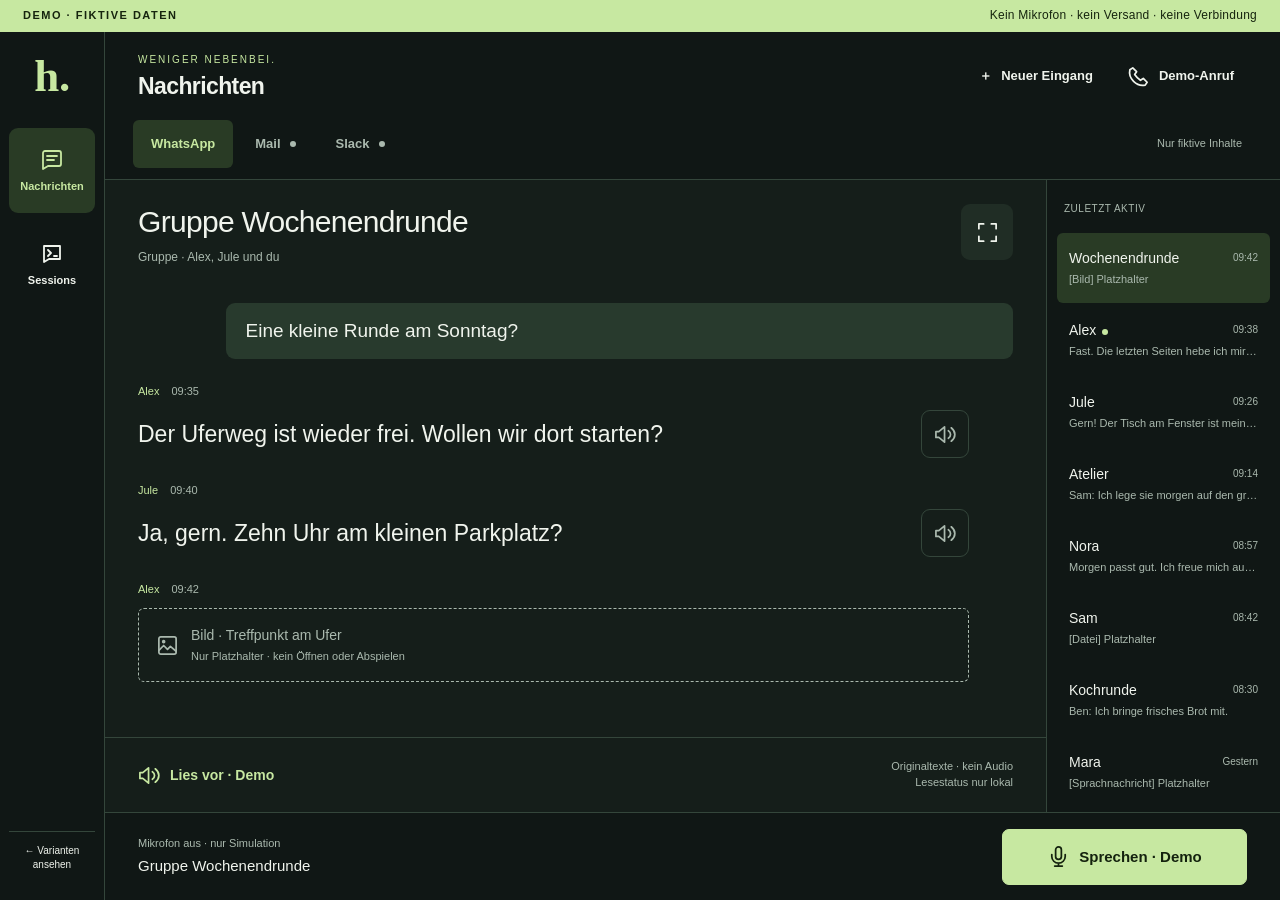
<file: mockups/fokus/index.html>
<!doctype html>
<html lang="de">
<head>
<meta charset="utf-8">
<meta name="viewport" content="width=device-width, initial-scale=1">
<meta name="color-scheme" content="dark">
<meta http-equiv="Content-Security-Policy" content="default-src 'none'; script-src 'unsafe-inline'; style-src 'unsafe-inline'; img-src data:; connect-src 'none'; media-src 'none'; object-src 'none'; base-uri 'none'; form-action 'none'">
<title>Fokus · Kommunikations-Demo</title>
<style>*{box-sizing:border-box}html,body{margin:0;height:100%;width:100%}body{font-family:Arial,Helvetica,sans-serif;font-size:16px;line-height:1.45;color:var(--ink);background:var(--bg);-webkit-font-smoothing:antialiased}body{--bg:#f1f3f2;--surface:#fff;--surface-2:#f4f6f5;--ink:#182822;--muted:#53645c;--line:#d5ddd8;--accent:#185e45;--on-accent:#fff;--selected:#e1eee6;--bubble:#f0f3f1;--own:#dfede4;--danger:#92382e;--banner:#17362a;--banner-ink:#f4fff8;--shadow:0 16px 64px #0003}button,a,textarea{font:inherit}button,a{touch-action:manipulation;-webkit-tap-highlight-color:transparent}button{cursor:pointer;border:1px solid var(--line);background:var(--surface);color:var(--ink);border-radius:9px;min-height:56px;min-width:48px;padding:12px 18px;display:inline-flex;align-items:center;justify-content:center;gap:9px;line-height:1.2;font-weight:600}button:hover:not(:disabled),a:hover{background:var(--selected)}button:disabled{cursor:not-allowed;opacity:.55}button:focus-visible,a:focus-visible,textarea:focus-visible{outline:3px solid var(--accent);outline-offset:3px}a{color:inherit;text-decoration:none;display:inline-flex;align-items:center;min-height:48px;min-width:48px}svg{width:23px;height:23px;display:block;fill:none;stroke:currentColor;stroke-width:1.8;stroke-linecap:round;stroke-linejoin:round}h1,h2,h3,p{margin:0}h1{font-size:25px;line-height:1.1;font-weight:600;letter-spacing:-.6px}h2{font-size:23px;line-height:1.2;letter-spacing:-.4px}h3{font-size:20px;line-height:1.3}small{font-size:13px}button.primary{background:var(--accent);border-color:var(--accent);color:var(--on-accent)}button.primary:hover:not(:disabled){filter:brightness(1.12);background:var(--accent)}button.quiet{background:transparent}button.icon{padding:10px;width:52px;flex:none}button.danger{color:var(--danger);border-color:var(--danger);background:transparent}.muted{color:var(--muted)}.demo-banner{height:32px;padding:0 23px;display:flex;align-items:center;justify-content:space-between;gap:12px;background:var(--banner);color:var(--banner-ink);font-size:12px;letter-spacing:.25px;position:relative;z-index:30}.demo-banner strong{font-size:11px;letter-spacing:1.5px;white-space:nowrap}.shell{height:calc(100vh - 32px);height:calc(100dvh - 32px);display:grid;grid-template-columns:184px minmax(0,1fr)}.sidebar{padding:25px 13px 19px;background:var(--surface-2);border-right:1px solid var(--line);display:flex;flex-direction:column;min-height:0}.brand{display:flex;align-items:center;gap:11px;font-weight:700;font-size:20px;letter-spacing:-.4px;padding:0 8px 31px}.brand-mark{font-family:Georgia,serif;font-size:43px;line-height:1;color:var(--accent)}.brand div>span{display:block;color:var(--muted);font-size:11px;line-height:1.8;font-weight:400;letter-spacing:1.7px;text-transform:uppercase}.sidebar nav{display:flex;flex-direction:column;gap:9px}.nav-button{border-color:transparent;background:transparent;width:100%;justify-content:flex-start;padding:16px 12px;position:relative;font-size:15px}.nav-button[aria-current="page"]{background:var(--selected);color:var(--accent)}.nav-button svg{width:21px;height:21px}.nav-label{flex:1;text-align:left}.nav-label small{display:block;font-size:11px;font-weight:400;margin-top:3px}.nav-new{height:8px;width:8px;border-radius:50%;background:var(--accent)}.sidebar-bottom{margin-top:auto;padding:15px 8px 0}.sidebar-bottom p{font-size:14px;color:var(--muted);line-height:1.6;margin-bottom:21px}.gallery-link{font-size:13px;border-top:1px solid var(--line);width:100%;padding-top:6px}.sidebar-note{display:block;color:var(--muted);font-size:11px;line-height:1.6;margin-top:16px}.main{display:grid;grid-template-rows:auto minmax(0,1fr) auto;min-height:0;min-width:0}.topbar{min-height:91px;display:flex;align-items:center;justify-content:space-between;padding:16px 26px;gap:12px;background:var(--surface);border-bottom:1px solid var(--line)}.eyebrow{font-size:10px;text-transform:uppercase;letter-spacing:1.8px;color:var(--muted);margin-bottom:6px}.demo-actions{display:flex;gap:8px}.demo-actions button{font-size:13px;min-height:48px;padding:10px 13px}.short-label{display:none}.content{min-height:0;display:flex;flex-direction:column;min-width:0}.source-tabs{display:flex;align-items:center;gap:4px;padding:7px 22px;border-bottom:1px solid var(--line);background:var(--surface);flex-shrink:0}.source-tabs button{background:transparent;border:0;min-height:48px;font-size:14px;padding:10px 18px;color:var(--muted)}.source-tabs button[aria-selected="true"]{color:var(--accent);background:var(--selected)}.source-hint{margin-left:auto;font-size:11px;color:var(--muted)}.source-dot{height:6px;width:6px;background:var(--muted);border-radius:50%}.workspace{display:grid;grid-template-columns:314px minmax(0,1fr);min-height:0;flex:1;min-width:0}.list-panel{background:var(--surface);border-right:1px solid var(--line);display:flex;flex-direction:column;min-height:0;min-width:0}.list-heading{padding:18px 21px 12px;display:flex;justify-content:space-between;gap:8px;color:var(--muted);font-size:11px;letter-spacing:.5px;text-transform:uppercase}.list-heading strong{font-weight:500}.list-scroll{overflow:auto;overscroll-behavior:contain;flex:1;padding:0 10px 12px}.chat-item,.session-item{width:100%;border:0;background:none;text-align:left;justify-content:flex-start;min-height:83px;padding:13px 10px;border-radius:8px;gap:12px;margin-bottom:2px;line-height:1.3}.chat-item.active,.session-item.active{background:var(--selected)}.avatar{width:40px;height:40px;border-radius:50%;background:var(--bubble);display:flex;align-items:center;justify-content:center;flex:none;font-size:13px;font-weight:600;color:var(--muted);border:1px solid var(--line);letter-spacing:.3px}.active .avatar{border-color:var(--accent);color:var(--accent);background:var(--surface)}.chat-text{min-width:0;flex:1}.chat-top{display:flex;justify-content:space-between;gap:8px;margin-bottom:6px;align-items:center}.chat-name{font-size:15px;font-weight:600;overflow:hidden;white-space:nowrap;text-overflow:ellipsis}.chat-time{font-size:11px;color:var(--muted);font-weight:400;white-space:nowrap}.chat-preview{font-size:13px;color:var(--muted);font-weight:400;overflow:hidden;white-space:nowrap;text-overflow:ellipsis;display:block}.unread-dot{width:6px;height:6px;background:var(--accent);border-radius:50%;display:inline-block;margin-left:6px}.conversation{background:var(--surface);display:flex;flex-direction:column;min-width:0;min-height:0}.conversation-header{padding:18px 25px;border-bottom:1px solid var(--line);display:flex;justify-content:space-between;align-items:center;gap:13px;flex-shrink:0}.identity{display:flex;align-items:center;min-width:0;gap:13px}.identity .avatar{width:44px;height:44px}.identity-info{min-width:0}.identity-info h2{overflow-wrap:anywhere}.identity-info .muted{font-size:12px;margin-top:5px}.conversation-actions{display:flex;gap:8px}.back-list{display:none}.message-flow{overflow:auto;overscroll-behavior:contain;min-height:0;flex:1;padding:20px 25px 28px}.day-label{font-size:11px;letter-spacing:1.3px;text-transform:uppercase;color:var(--muted);text-align:center;margin:1px 0 22px}.message-row{max-width:88%;margin:0 0 20px}.message-row.own{margin-left:auto}.message-meta{font-size:12px;display:flex;align-items:center;gap:10px;color:var(--muted);margin-bottom:7px}.message-meta strong{color:var(--ink);font-weight:600}.message-row.own .message-meta{justify-content:flex-end}.message-body{background:var(--bubble);padding:14px 17px;border-radius:3px 13px 13px 13px;font-size:17px;line-height:1.48;overflow-wrap:anywhere}.message-row.own .message-body{background:var(--own);border-radius:13px 3px 13px 13px}.message-wrap{display:flex;align-items:center;gap:8px}.message-wrap .message-body{flex:1;min-width:0}.message-read{background:none;border-color:transparent;color:var(--muted);min-height:48px;min-width:48px;width:48px;padding:10px;flex:none}.message-row.own .message-read{display:none}.media-placeholder{border:1px dashed var(--muted);background:transparent;color:var(--muted);font-size:14px;display:flex;gap:12px;align-items:center}.media-placeholder small{display:block;font-size:11px;margin-top:3px}.message-demo{display:block;font-size:11px;color:var(--accent);margin-top:6px}.thread-tools{display:flex;gap:8px;padding:12px 25px;border-top:1px solid var(--line);align-items:center}.thread-tools button{font-size:14px;min-height:48px}.thread-tools .muted{font-size:11px;margin-left:auto;max-width:150px;text-align:right}.command-bar{display:flex;align-items:center;justify-content:space-between;gap:16px;min-height:86px;border-top:1px solid var(--line);padding:14px 26px;background:var(--surface-2)}.command-context{display:flex;flex-direction:column;min-width:0;gap:3px}.command-context span{font-size:11px;color:var(--muted)}.command-context strong{font-size:14px;font-weight:500;overflow:hidden;text-overflow:ellipsis;white-space:nowrap}.mic-button{min-width:216px;font-size:15px;flex-shrink:0}.maximized .workspace{grid-template-columns:minmax(0,1fr)}.maximized .list-panel{display:none}.session-origin{font-size:11px;color:var(--muted);font-weight:400;display:block;margin-top:6px}.session-item .chat-name{white-space:normal}.session-item{padding:16px 12px}.section-label{color:var(--muted);font-size:12px;margin-bottom:8px}.empty-state{padding:50px;display:flex;flex-direction:column;justify-content:center;min-height:100%;gap:16px;max-width:700px}.empty-state p{color:var(--muted)}.compact-source{overflow:auto;padding:28px;flex:1}.compact-intro{display:flex;justify-content:space-between;margin-bottom:20px;align-items:flex-end}.compact-intro p{font-size:13px;color:var(--muted);margin-top:7px}.compact-entry{border-top:1px solid var(--line);padding:22px 0;max-width:850px}.compact-entry h3{margin:8px 0;font-size:20px}.compact-entry p{color:var(--muted);max-width:640px}.compact-entry small{font-size:12px;color:var(--accent)}.live-screen{overflow:auto;padding:30px;flex:1;background:var(--surface)}.live-heading{display:flex;justify-content:space-between;align-items:center;gap:20px;padding-bottom:25px;border-bottom:1px solid var(--line)}.live-heading h2{font-size:29px;margin-top:7px}.live-explanation{color:var(--muted);font-size:14px;max-width:680px;margin:22px 0}.job{padding:22px 0;border-top:1px solid var(--line);max-width:950px}.job-title-row{display:flex;align-items:center;justify-content:space-between;gap:15px;margin-bottom:12px}.status-tag{font-size:12px;color:var(--accent);background:var(--selected);border-radius:4px;padding:7px 11px;display:inline-block}.job p{max-width:740px;margin-bottom:14px;color:var(--muted);font-size:16px}.job button{font-size:14px;min-height:48px}.job-result{padding:18px;background:var(--surface-2);margin:15px 0;border:1px solid var(--line)}.job-result strong{display:block;margin-bottom:7px}.notice{position:fixed;left:50%;transform:translateX(-50%);bottom:104px;z-index:40;background:var(--ink);color:var(--surface);padding:13px 19px;border-radius:8px;max-width:min(660px,90vw);font-size:14px;box-shadow:var(--shadow);pointer-events:none}.dialog-panel{position:fixed;right:22px;bottom:20px;width:min(488px,calc(100vw - 32px));max-height:calc(100dvh - 68px);overflow:hidden;display:flex;flex-direction:column;background:var(--surface);color:var(--ink);border:2px solid var(--accent);border-radius:14px;box-shadow:var(--shadow);z-index:45;padding:22px}.dialog-heading{display:flex;justify-content:space-between;gap:16px;align-items:center;margin-bottom:17px}.dialog-heading h2{font-size:22px}.dialog-heading .icon{min-height:48px;height:48px;width:48px}.dialog-label{font-size:11px;text-transform:uppercase;letter-spacing:1.2px;color:var(--accent);margin-bottom:5px}.voice-status{padding:14px 16px;background:var(--selected);border-radius:7px;margin-bottom:18px;font-size:13px;color:var(--accent)}.voice-status strong{display:block;font-size:16px;margin-bottom:5px}.recipient{font-size:12px;color:var(--muted);margin:17px 0}.recipient strong{display:block;font-size:21px;color:var(--ink);margin-top:5px;overflow-wrap:anywhere}.draft-label{display:flex;justify-content:space-between;font-size:12px;margin:15px 0 8px;color:var(--muted)}textarea{width:100%;height:122px;resize:vertical;border:1px solid var(--muted);border-radius:8px;padding:13px;color:var(--ink);background:var(--surface-2);font-size:18px;line-height:1.4;min-height:80px}.dialog-actions{display:flex;flex-wrap:wrap;gap:8px;margin-top:15px}.dialog-actions button{font-size:13px;flex:1;padding:12px;min-width:130px}.dialog-actions .wide{flex-basis:100%}.dialog-footer{border-top:1px solid var(--line);padding-top:14px;margin-top:18px;display:flex;gap:10px}.dialog-footer button{flex:1;min-height:48px;font-size:13px}.approval-note{font-size:12px;line-height:1.5;min-height:36px;color:var(--muted);margin-top:10px}.read-block{padding:16px 0;border-top:1px solid var(--line)}.read-block strong{font-size:12px}.read-block p{font-size:18px;margin-top:7px}.read-note{font-size:13px;color:var(--muted);margin-bottom:17px}.read-content{max-height:300px;overflow:auto}.read-empty{color:var(--muted);padding:20px 0}.mobile-only{display:none}
@media(max-width:1100px){.shell{grid-template-columns:154px minmax(0,1fr)}.sidebar{padding-left:8px;padding-right:8px}.brand{padding-left:7px;gap:8px}.brand div{font-size:18px}.nav-button{padding:14px 9px;font-size:13px;gap:9px}.workspace{grid-template-columns:268px minmax(0,1fr)}.topbar{padding:14px 20px;min-height:79px}.conversation-header{padding:16px 19px}.identity{gap:9px}.identity h2{font-size:21px}.identity .avatar{display:none}.message-flow{padding:17px 19px}.message-body{font-size:16px;padding:12px 14px}.command-bar{min-height:78px;padding:11px 20px}.source-tabs{padding:6px 15px}.chat-item{gap:9px}.chat-item .avatar{width:34px;height:34px}.chat-name{font-size:14px}.message-row{max-width:96%}.thread-tools{padding:10px 19px}.thread-tools .muted{display:none}.sidebar-bottom p{font-size:12px}.sidebar-bottom{padding-left:7px;padding-right:7px}.gallery-link{font-size:11px}}
@media(max-width:700px){.demo-banner{height:36px;padding:0 13px;font-size:9px}.demo-banner strong{font-size:9px;letter-spacing:1px}.demo-banner span{max-width:130px;font-size:9px;line-height:1.3;text-align:right}.shell{height:calc(100vh - 36px);height:calc(100dvh - 36px);grid-template-columns:1fr;grid-template-rows:65px minmax(0,1fr)}.sidebar{padding:5px 9px;border-right:0;border-bottom:1px solid var(--line);flex-direction:row}.brand,.sidebar-bottom{display:none}.sidebar nav{width:100%;flex-direction:row;gap:5px}.nav-button{flex:1;width:auto;padding:8px 10px;gap:8px;min-height:54px;font-size:13px}.nav-label small{font-size:9px}.nav-button svg{width:19px;height:19px}.nav-label{flex:none}.nav-new{position:absolute;right:5px;top:10px}.topbar{padding:12px 15px;min-height:74px}.eyebrow{font-size:8px;letter-spacing:1.1px}h1{font-size:22px}.long-label{display:none}.short-label{display:inline}.demo-actions{gap:5px}.demo-actions button{padding:9px;font-size:12px;gap:4px}.demo-actions svg{height:18px;width:18px}.source-tabs{padding:5px 12px;gap:3px}.source-tabs button{min-height:48px;padding:9px 14px;font-size:13px}.source-hint{display:none}.workspace{display:flex;flex-direction:column}.workspace .list-panel{display:none;flex:1;border-right:0}.workspace .conversation{flex:1}.workspace.mobile-list .list-panel,.workspace:not(.has-selection) .list-panel{display:flex}.workspace.mobile-list .conversation,.workspace:not(.has-selection) .conversation{display:none}.back-list{display:inline-flex}.conversation-header{padding:12px;gap:8px;min-height:86px}.identity h2{font-size:19px}.identity-info .muted{font-size:10px}.conversation-actions{gap:4px}.conversation-actions .maximize-button{display:none}.conversation-header .icon{min-height:48px;width:48px}.identity{gap:0}.message-flow{padding:17px 14px}.message-row{max-width:100%;margin-bottom:20px}.message-body{font-size:17px;padding:13px}.message-read{padding:10px;width:48px}.message-meta{font-size:11px;gap:8px}.thread-tools{padding:10px 14px}.thread-tools button{font-size:13px;min-height:48px}.command-bar{padding:12px 14px;gap:10px;min-height:89px}.command-context{max-width:142px}.command-context span{font-size:10px}.command-context strong{font-size:12px}.mic-button{min-width:170px;font-size:13px;padding:12px}.mic-button svg{width:20px;height:20px}.list-heading{padding:18px 18px 13px}.list-scroll{padding:0 12px 14px}.chat-item{min-height:83px}.chat-name{font-size:16px}.chat-preview{font-size:13px}.chat-item .avatar{width:40px;height:40px}.dialog-panel{right:8px;bottom:9px;width:calc(100vw - 16px);max-height:calc(100dvh - 56px);padding:17px;border-radius:11px}.dialog-actions button{font-size:12px}.dialog-heading h2{font-size:20px}.dialog-heading{margin-bottom:10px}.recipient{margin:12px 0}.voice-status{padding:12px}.notice{bottom:111px;font-size:12px;width:90vw;text-align:center}.live-screen{padding:20px 17px}.live-heading{align-items:flex-start;gap:10px}.live-heading h2{font-size:25px}.live-heading button{font-size:12px;padding:10px}.job-title-row{display:block}.job-title-row h3{margin-bottom:10px}.compact-source{padding:23px 18px}.compact-entry h3{font-size:20px}.empty-state{padding:28px}.mobile-only{display:inline-flex}}
.dialog-scroll{overflow:auto;min-height:0;flex:1;overscroll-behavior:contain;padding:0 2px 2px}.dialog-panel>.voice-status,.dialog-panel>.recipient,.dialog-heading,.dialog-footer,.dialog-panel>.dialog-actions,.dialog-panel>.read-note{flex-shrink:0}.dialog-panel .read-content{min-height:0;flex:1}
@media(max-height:650px) and (min-width:701px){.dialog-panel{padding:16px;width:min(560px,calc(100vw - 32px))}.voice-status{margin-bottom:10px;padding:10px 12px}.voice-status span{font-size:11px}.recipient{margin:6px 0 10px}.recipient strong{font-size:20px}.dialog-heading{margin-bottom:10px}.dialog-footer{margin-top:10px;padding-top:10px}.dialog-actions{margin-top:10px}.draft-label{margin-top:0}textarea{height:88px}.approval-note{font-size:11px;min-height:28px}.dialog-actions button{min-height:48px}}
@media(prefers-reduced-motion:reduce){*,*:before,*:after{scroll-behavior:auto!important;transition:none!important;animation:none!important}}

body.fokus{--bg:#101715;--surface:#151e1a;--surface-2:#101715;--ink:#f0f4ed;--muted:#aab9ae;--line:#34463b;--accent:#c7e8a1;--on-accent:#14220e;--selected:#293b25;--bubble:#202d25;--own:#283a2d;--danger:#ffa497;--banner:#c7e8a1;--banner-ink:#16240e;--shadow:0 18px 70px #0009;font-family:'Trebuchet MS',Arial,sans-serif}.fokus .shell{grid-template-columns:105px minmax(0,1fr)}.fokus .sidebar{padding:22px 9px 16px}.fokus .brand{padding:0 0 29px;justify-content:center}.fokus .brand-mark{font-size:45px}.fokus .brand div{display:none}.fokus .nav-button{display:flex;flex-direction:column;gap:9px;justify-content:center;padding:16px 5px;font-size:11px;min-height:85px;border-radius:9px}.fokus .nav-label{text-align:center;flex:none}.fokus .nav-button svg{width:24px;height:24px}.fokus .nav-label small{font-size:9px}.fokus .nav-new{position:absolute;right:10px;top:11px}.fokus .sidebar-bottom{padding:12px 0 0}.fokus .sidebar-bottom p,.fokus .sidebar-note{display:none}.fokus .gallery-link{font-size:10px;line-height:1.4;padding:12px 4px;text-align:center;justify-content:center}.fokus .topbar{border-bottom:0;background:var(--bg);min-height:88px;padding:18px 33px}.fokus .eyebrow{color:var(--accent);letter-spacing:2px;font-size:10px}.fokus h1{font-size:23px}.fokus .demo-actions button{border:0;font-size:13px}.fokus .source-tabs{background:var(--bg);padding:0 28px 11px}.fokus .source-tabs button{border-radius:6px;font-size:13px}.fokus .source-hint{padding-right:10px}.fokus .workspace{grid-template-columns:minmax(0,1fr) 234px}.fokus .list-panel{grid-column:2;grid-row:1;border-right:0;border-left:1px solid var(--line);background:var(--bg)}.fokus .conversation{grid-column:1;grid-row:1}.fokus .list-heading{padding:22px 17px 16px;font-size:10px}.fokus .list-heading span{display:none}.fokus .list-scroll{padding:0 10px 14px}.fokus .chat-item{min-height:70px;gap:8px;padding:12px;border-radius:6px}.fokus .chat-item .avatar{display:none}.fokus .chat-top{margin-bottom:5px}.fokus .chat-name{font-size:14px;font-weight:500}.fokus .chat-time{font-size:10px}.fokus .chat-preview{font-size:11px}.fokus .conversation-header{padding:24px 33px;border:0;align-items:flex-start}.fokus .identity .avatar{display:none}.fokus .identity h2{font-size:30px;letter-spacing:-.7px;font-weight:500}.fokus .identity-info .muted{font-size:12px;margin-top:9px}.fokus .conversation-actions button{border:0;background:var(--bubble)}.fokus .message-flow{padding:0 33px 30px}.fokus .day-label{text-align:left;font-size:10px;margin-bottom:20px;letter-spacing:2px}.fokus .message-row{max-width:95%;margin-bottom:25px}.fokus .message-row.own{max-width:90%}.fokus .message-body{background:transparent;font-size:23px;line-height:1.4;padding:0;border-radius:0}.fokus .message-meta{font-size:11px;margin-bottom:10px;gap:12px}.fokus .message-meta strong{color:var(--accent);font-weight:400}.fokus .message-row.own .message-body{background:var(--own);padding:15px 20px;border-radius:9px;font-size:19px}.fokus .message-row.own .message-meta{justify-content:flex-end}.fokus .media-placeholder{font-size:14px;padding:17px;border-radius:6px}.fokus .message-read{color:var(--muted);border:1px solid var(--line);margin-left:4px}.fokus .thread-tools{padding:13px 33px;background:var(--surface)}.fokus .thread-tools button{background:transparent;border:0;padding-left:0;color:var(--accent)}.fokus .command-bar{background:var(--bg);min-height:88px;padding:14px 33px}.fokus .mic-button{min-width:245px;border-radius:7px}.fokus .command-context strong{font-size:15px}.fokus .command-context span{font-size:11px}.fokus.maximized .workspace{grid-template-columns:1fr}.fokus.maximized .message-flow,.fokus.maximized .conversation-header,.fokus.maximized .thread-tools{padding-left:8%;padding-right:8%}.fokus .live-screen{padding:31px 35px}.fokus .status-tag{color:var(--accent)}.fokus .session-item{min-height:93px}.fokus .session-item .chat-name{font-size:14px}.fokus .session-origin{font-size:10px}
@media(max-width:1100px){.fokus .workspace{grid-template-columns:minmax(0,1fr) 210px}.fokus .topbar{min-height:75px;padding:14px 25px}.fokus .conversation-header{padding:15px 25px}.fokus .identity h2{font-size:27px}.fokus .message-flow{padding:0 25px 24px}.fokus .message-body{font-size:21px}.fokus .message-row{margin-bottom:23px}.fokus .thread-tools{padding:9px 25px}.fokus .command-bar{min-height:78px;padding:11px 25px}.fokus .source-tabs{padding-left:20px}.fokus .mic-button{min-width:224px}.fokus .chat-item{padding:11px 9px}.fokus .chat-name{font-size:13px}}
@media(max-width:700px){.fokus .shell{grid-template-columns:1fr}.fokus .sidebar{padding:5px 9px}.fokus .brand{display:none}.fokus .nav-button{flex-direction:row;min-height:54px;padding:8px 10px;gap:8px;font-size:12px}.fokus .nav-button svg{width:20px;height:20px}.fokus .nav-label{text-align:left}.fokus .topbar{min-height:74px;padding:12px 15px}.fokus .eyebrow{font-size:8px;letter-spacing:1.1px}.fokus .demo-actions button{font-size:12px;padding:9px}.fokus .source-tabs{padding:5px 12px}.fokus .workspace{display:flex}.fokus .list-panel{border-left:0}.fokus .conversation-header{padding:18px 14px}.fokus .identity h2{font-size:24px;line-height:1.15}.fokus .identity-info .muted{font-size:10px}.fokus .message-flow{padding:0 16px 24px}.fokus .message-body{font-size:22px}.fokus .message-row{max-width:100%;margin-bottom:23px}.fokus .message-row.own .message-body{font-size:17px;padding:12px 15px}.fokus .message-meta{font-size:11px}.fokus .thread-tools{padding:10px 16px}.fokus .command-bar{padding:12px 14px;min-height:89px}.fokus .mic-button{min-width:174px}.fokus .command-context strong{font-size:12px}.fokus .command-context span{font-size:10px}.fokus .chat-name{font-size:18px}.fokus .chat-preview{font-size:13px}.fokus .chat-time{font-size:12px}.fokus .chat-item{padding:15px 12px;min-height:84px}.fokus .list-heading{font-size:11px}.fokus .list-heading span{display:block}.fokus .live-screen{padding:22px 17px}}
</style>
</head>
<body class="fokus">
<div class="demo-banner"><strong>DEMO · FIKTIVE DATEN</strong><span>Kein Mikrofon · kein Versand · keine Verbindung</span></div>
<div class="shell">
<aside class="sidebar" aria-label="Bereiche">
  <div class="brand"><span class="brand-mark">h.</span><div>Hermes<span>Fokus</span></div></div>
  <nav id="navigation" aria-label="Hauptnavigation"></nav>
  <div class="sidebar-bottom"><p>Ein Gespräch.<br>Ein klarer Kontext.</p><a class="gallery-link" href="../index.html">← Varianten ansehen</a><span class="sidebar-note">Entwurfsstudie B<br>Keine echte Integration</span></div>
</aside>
<main class="main">
  <header class="topbar"><div><div class="eyebrow">Weniger nebenbei.</div><h1 id="page-title">Nachrichten</h1></div><div class="demo-actions"><button id="simulate-message" class="quiet" title="Eine fiktive neue Nachricht simulieren"><span aria-hidden="true">＋</span><span class="long-label">Neuer Eingang</span><span class="short-label">Eingang</span></button><button id="simulate-call" class="quiet" title="Einen Anruf nur simulieren"><span class="button-icon" aria-hidden="true"><svg viewBox="0 0 24 24" aria-hidden="true"><path d="m6 3 4 4-2 3c2 3 3 4 6 6l3-2 4 4-2 3C10 23 1 14 3 5l3-2Z"/></svg></span><span class="long-label">Demo-Anruf</span><span class="short-label">Anruf</span></button></div></header>
  <div id="content" class="content"></div>
  <footer class="command-bar"><div class="command-context"><span id="mic-note">Mikrofon aus · nur Simulation</span><strong id="context-label">Gruppe Wochenendrunde</strong></div><button id="mic-button" class="primary mic-button"><span class="button-icon" aria-hidden="true"><svg viewBox="0 0 24 24" aria-hidden="true"><rect x="9" y="2" width="6" height="13" rx="3"/><path d="M5 10v2a7 7 0 0 0 14 0v-2M12 19v3M8 22h8"/></svg></span><span id="mic-label">Sprechen · Demo</span></button></footer>
</main>
</div>
<div id="notice" class="notice" role="status" aria-live="polite" hidden></div>
<div id="voice-root"></div><div id="read-root"></div>
<script>const VARIANT = 'fokus';
'use strict';
// All content below is invented. This prototype has no transport, audio or storage adapter.
const icons = {
  messages:'<svg viewBox="0 0 24 24" aria-hidden="true"><path d="M5 4h14a2 2 0 0 1 2 2v11a2 2 0 0 1-2 2H8l-5 3V6a2 2 0 0 1 2-2Z"/><path d="M7 9h10M7 13h7"/></svg>',
  sessions:'<svg viewBox="0 0 24 24" aria-hidden="true"><path d="M4 5h16v13H9l-5 3V5Z"/><path d="m8 9 3 3-3 3M14 15h3"/></svg>',
  phone:'<svg viewBox="0 0 24 24" aria-hidden="true"><path d="m6 3 4 4-2 3c2 3 3 4 6 6l3-2 4 4-2 3C10 23 1 14 3 5l3-2Z"/></svg>',
  expand:'<svg viewBox="0 0 24 24" aria-hidden="true"><path d="M8 3H3v5M16 3h5v5M21 16v5h-5M3 16v5h5"/></svg>',
  back:'<svg viewBox="0 0 24 24" aria-hidden="true"><path d="m13 5-7 7 7 7M6 12h14"/></svg>',
  read:'<svg viewBox="0 0 24 24" aria-hidden="true"><path d="m11 4-6 5H2v6h3l6 5V4ZM15 8c3 2 3 6 0 8M18 5c5 4 5 10 0 14"/></svg>',
  media:'<svg viewBox="0 0 24 24" aria-hidden="true"><rect x="3" y="3" width="18" height="18" rx="2"/><circle cx="8" cy="8" r="1"/><path d="m3 17 5-5 4 4 3-3 6 5"/></svg>',
  mic:'<svg viewBox="0 0 24 24" aria-hidden="true"><rect x="9" y="2" width="6" height="13" rx="3"/><path d="M5 10v2a7 7 0 0 0 14 0v-2M12 19v3M8 22h8"/></svg>'
};
const esc = value => String(value).replace(/[&<>"']/g, c => ({'&':'&amp;','<':'&lt;','>':'&gt;','"':'&quot;',"'":'&#39;'}[c]));
let messageSequence = 20;
const message = (sender, time, text, extra={}) => ({id:'m'+messageSequence++,sender,time,text,...extra});
const chats = [
  {id:'weekend',title:'Gruppe Wochenendrunde',initials:'WR',kind:'Gruppe',detail:'Alex, Jule und du',time:'09:42',recent:100,unread:true,messages:[
    message('Du','09:18','Eine kleine Runde am Sonntag?',{own:true}),
    message('Alex','09:35','Der Uferweg ist wieder frei. Wollen wir dort starten?'),
    message('Jule','09:40','Ja, gern. Zehn Uhr am kleinen Parkplatz?'),
    message('Alex','09:42','Treffpunkt am Ufer',{media:'Bild'})]},
  {id:'alex',title:'Alex',initials:'A',kind:'Einzelchat',detail:'WhatsApp · fiktiver Kontakt',time:'09:38',recent:99,unread:true,messages:[
    message('Du','09:12','Hast du das Buch schon zu Ende gelesen?',{own:true}),
    message('Alex','09:38','Fast. Die letzten Seiten hebe ich mir für heute Abend auf.')]},
  {id:'jule',title:'Jule',initials:'J',kind:'Einzelchat',detail:'WhatsApp · fiktiver Kontakt',time:'09:26',recent:98,unread:false,messages:[
    message('Du','09:10','Danke für den Tipp mit dem kleinen Café.',{own:true}),
    message('Jule','09:26','Gern! Der Tisch am Fenster ist mein Lieblingsplatz.')]},
  {id:'atelier',title:'Gruppe Atelier',initials:'AT',kind:'Gruppe',detail:'Nora, Sam und du',time:'09:14',recent:97,unread:false,messages:[
    message('Nora','09:10','Die Papiermuster sind da.'),message('Sam','09:14','Ich lege sie morgen auf den großen Tisch.')]},
  {id:'nora',title:'Nora',initials:'N',kind:'Einzelchat',detail:'WhatsApp · fiktiver Kontakt',time:'08:57',recent:96,unread:false,messages:[
    message('Nora','08:57','Morgen passt gut. Ich freue mich auf den Spaziergang.')]},
  {id:'sam',title:'Sam',initials:'S',kind:'Einzelchat',detail:'WhatsApp · fiktiver Kontakt',time:'08:42',recent:95,unread:false,messages:[
    message('Sam','08:41','Hier noch die kleine Liste.'),message('Sam','08:42','Materialliste',{media:'Datei'})]},
  {id:'kochrunde',title:'Gruppe Kochrunde',initials:'KR',kind:'Gruppe',detail:'Mara, Ben und du',time:'08:30',recent:94,unread:false,messages:[
    message('Mara','08:25','Diesmal machen wir eine große Suppe.'),message('Ben','08:30','Ich bringe frisches Brot mit.')]},
  {id:'mara',title:'Mara',initials:'M',kind:'Einzelchat',detail:'WhatsApp · fiktiver Kontakt',time:'Gestern',recent:93,unread:false,messages:[
    message('Mara','18:20','Kurze Nachricht',{media:'Sprachnachricht'})]},
  {id:'ben',title:'Ben',initials:'B',kind:'Einzelchat',detail:'WhatsApp · fiktiver Kontakt',time:'Gestern',recent:92,unread:false,messages:[
    message('Ben','17:45','Alles klar. Dann bis Samstag!')]},
  {id:'filmabend',title:'Gruppe Filmabend',initials:'FA',kind:'Gruppe',detail:'Alex, Nora und du',time:'Gestern',recent:91,unread:false,messages:[
    message('Alex','17:22','Lieber etwas Leichtes für den Filmabend?'),message('Nora','17:30','Eine Komödie klingt gut.')]},
  {id:'robin',title:'Robin',initials:'R',kind:'Einzelchat',detail:'WhatsApp · fiktiver Kontakt',time:'Montag',recent:50,unread:false,messages:[
    message('Robin','16:10','Wir hören uns später.')]}
];
const sessions = [
  {id:'walk',title:'Wochenendrunde planen',origin:'Telegram',activity:'09:31',recent:70,new:false,messages:[
    message('Du','09:28','Eine ruhige Runde am Wasser, nicht länger als eine Stunde.',{own:true}),
    message('Hermes · Demo','09:31','Wir können zwei kurze Wege vergleichen. Soll der Startpunkt auch mit dem Rad erreichbar sein?')]},
  {id:'notes',title:'Notizen fürs Projekt',origin:'CLI',activity:'08:54',recent:69,new:false,messages:[
    message('Du','08:52','Ordne die drei Ideen für die kleine Ausstellung.',{own:true}),
    message('Hermes · Demo','08:54','Die Reihenfolge im fiktiven Entwurf ist: Ankommen, Material, gemeinsame Arbeit. Es wurde keine Datei verändert.')]},
  {id:'pack',title:'Unterwegs: Packliste',origin:'Web UI',activity:'Gestern, 18:12',recent:68,new:false,messages:[
    message('Du','18:10','Eine kurze Packliste für einen Spaziergang.',{own:true}),
    message('Hermes · Demo','18:12','Wasser und eine leichte Jacke. Wir ergänzen die Liste, sobald die Runde feststeht.')]},
  {id:'books',title:'Leseliste für den Herbst',origin:'Telegram',activity:'Gestern, 17:05',recent:67,new:false,messages:[
    message('Du','17:01','Etwas Kurzes für einen ruhigen Abend.',{own:true}),
    message('Hermes · Demo','17:05','Für diese fiktive Leseliste beginnen wir mit Erzählungen statt einem langen Roman.')]}
];
const state = {scrollToLatest:true,view:'messages',source:'whatsapp',chat:VARIANT==='leseraum'?null:'weekend',session:null,mobileList:false,maximized:false,call:null,callActive:false,voice:null,read:null,visits:{},readBlocks:{},readCursors:{},eventSequence:200,newMessage:false,newSession:false};
const byChat = id => chats.find(c=>c.id===id);
const bySession = id => sessions.find(s=>s.id===id);
function captureVisit(id){const c=byChat(id),start=state.visits[id]??(c.messages.length>1?1:0);state.readBlocks[id]=c.messages.slice(start).filter(m=>!m.own&&!m.media);state.readCursors[id]=c.messages.length;state.visits[id]=c.messages.length;c.unread=false;}
if(state.chat) captureVisit(state.chat);
function notify(text){const box=document.getElementById('notice');box.textContent=text;box.hidden=false;clearTimeout(notify.timer);notify.timer=setTimeout(()=>box.hidden=true,4300);}
function setView(view){if(state.view!==view)state.maximized=false;state.view=view;state.mobileList=false;if(view==='messages')state.newMessage=false;if(view==='sessions')state.newSession=false;render();}
function nav(){const live=state.callActive||(state.call&&state.view==='live');return `<button class="nav-button" data-view="messages" ${state.view==='messages'?'aria-current="page"':''}>${icons.messages}<span class="nav-label">Nachrichten</span>${state.newMessage?'<span class="nav-new" aria-label="Demo: neue Nachricht"></span>':''}</button><button class="nav-button" data-view="sessions" ${state.view==='sessions'?'aria-current="page"':''}>${icons.sessions}<span class="nav-label">Sessions</span>${state.newSession?'<span class="nav-new" aria-label="Demo: neues Ergebnis"></span>':''}</button>${live?`<button class="nav-button" data-view="live" ${state.view==='live'?'aria-current="page"':''}>${icons.phone}<span class="nav-label">${state.callActive?'Live-Anruf':'Anruf beendet'}<small>${state.callActive?'Läuft · Demo':'Beendet · Demo'}</small></span>${state.callActive?'<span class="nav-new"></span>':''}</button>`:''}`;}
function tabs(){return `<div class="source-tabs" role="tablist" aria-label="Nachrichtenquelle"><button role="tab" data-source="whatsapp" aria-selected="${state.source==='whatsapp'}">WhatsApp</button><button role="tab" data-source="mail" aria-selected="${state.source==='mail'}">Mail <span class="source-dot" aria-hidden="true"></span></button><button role="tab" data-source="slack" aria-selected="${state.source==='slack'}">Slack <span class="source-dot" aria-hidden="true"></span></button><span class="source-hint">Nur fiktive Inhalte</span></div>`;}
function chatList(){return `<section class="list-panel" aria-label="Zehn zuletzt aktive Chats"><div class="list-heading"><strong>Zuletzt aktiv</strong><span>10 Chats · Demo</span></div><div class="list-scroll">${[...chats].sort((a,b)=>b.recent-a.recent).slice(0,10).map(c=>{const last=c.messages[c.messages.length-1];return `<button class="chat-item ${state.chat===c.id?'active':''}" data-chat="${c.id}" aria-label="${esc(c.title)} öffnen" ${state.chat===c.id?'aria-current="true"':''}><span class="avatar" aria-hidden="true">${c.initials}</span><span class="chat-text"><span class="chat-top"><span class="chat-name">${esc(VARIANT==='fokus'?c.title.replace(/^Gruppe /,''):c.title)}${c.unread?'<i class="unread-dot" aria-label="Neu im Demo-Dashboard"></i>':''}</span><span class="chat-time">${esc(c.time)}</span></span><span class="chat-preview">${last.media?'['+esc(last.media)+'] Platzhalter':(c.kind==='Gruppe'?esc(last.sender)+': ':'')+esc(last.text)}</span></span></button>`;}).join('')}</div></section>`;}
function sessionList(){return `<section class="list-panel" aria-label="Bestehende Gesprächssessions"><div class="list-heading"><strong>Letzte Gespräche</strong><span>Demo</span></div><div class="list-scroll">${[...sessions].sort((a,b)=>b.recent-a.recent).map(s=>`<button class="session-item ${state.session===s.id?'active':''}" data-session="${s.id}" ${state.session===s.id?'aria-current="true"':''}><span class="chat-text"><span class="chat-top"><span class="chat-name">${esc(s.title)}${s.new?'<i class="unread-dot" aria-label="Neues Demo-Ergebnis"></i>':''}</span></span><span class="session-origin">${esc(s.origin)} · ${esc(s.activity)}</span><span class="chat-preview">${s.new?'Demo · Ergebnis bereit':'Fiktiver Gesprächsverlauf'}</span></span></button>`).join('')}</div></section>`;}
function messagesHTML(messages,isSession){return messages.map(m=>`<article class="message-row ${m.own?'own':''}" data-message-id="${m.id}"><div class="message-meta"><strong>${esc(m.sender)}</strong><time>${esc(m.time)}</time></div><div class="message-wrap"><div class="message-body ${m.media?'media-placeholder':''}">${m.media?`${icons.media}<div>${esc(m.media)} · ${esc(m.text)}<small>Nur Platzhalter · kein Öffnen oder Abspielen</small></div>`:esc(m.text)}${m.simulated?'<span class="message-demo">Demo · Versand simuliert, nichts versendet</span>':''}${m.result?'<span class="message-demo">Fiktives Ergebnis · keine echte Recherche</span>':''}</div>${!m.media&&!m.own&&!isSession?`<button class="message-read" data-read-one="${m.id}" aria-label="Nachricht von ${esc(m.sender)} um ${esc(m.time)} still vorlesen simulieren" title="Vorlesen nur simulieren">${icons.read}</button>`:''}</div></article>`).join('');}
function conversation(isSession){const item=isSession?bySession(state.session):byChat(state.chat);if(!item)return `<section class="conversation"><div class="empty-state"><span class="section-label">${isSession?'Hermes · Demo':'WhatsApp · Demo'}</span><h2>${isSession?'Ein Gespräch weiterführen.':'Einen Chat öffnen.'}</h2><p>${isSession?'Wähle eine bestehende Session. Herkunft und letzte Aktivität bleiben sichtbar. Alle Verläufe hier sind fiktiv.':'Die letzten zehn Gespräche stehen nebeneinander – Gruppen und Einzelchats gleichberechtigt.'}</p></div></section>`;return `<section class="conversation" aria-label="Geöffnetes Gespräch"><header class="conversation-header"><div class="identity">${!isSession?`<span class="avatar" aria-hidden="true">${item.initials}</span>`:''}<div class="identity-info"><h2 id="conversation-title">${esc(item.title)}</h2><p class="muted">${isSession?esc(item.origin)+' · letzte Aktivität '+esc(item.activity)+' · Demo':esc(item.kind)+' · '+esc(item.detail)}</p></div></div><div class="conversation-actions"><button class="icon back-list" data-action="back-list" aria-label="${isSession?'Alle Sessions':'Alle Chats'}" title="Zur Liste">${icons.back}</button><button class="icon maximize-button" data-action="maximize" aria-label="${state.maximized?'Liste einblenden':'Gespräch maximieren'}" aria-pressed="${state.maximized}" title="${state.maximized?'Liste einblenden':'Mehr Platz'}">${icons.expand}</button></div></header><div class="message-flow" id="message-flow"><div class="day-label">${isSession?'Bestehendes Gespräch · fiktiv':'Heute · fiktiver Verlauf'}</div>${messagesHTML(item.messages,isSession)}</div><div class="thread-tools">${isSession?`<span class="muted" style="text-align:left;max-width:none;margin:0">Normale Session-Fortsetzung · nur simuliert</span><button data-action="session-draft" class="quiet">Prompt entwerfen ${icons.mic}</button>`:`<button data-action="read-chat" class="quiet">${icons.read} Lies vor · Demo</button><span class="muted">Originaltexte · kein Audio<br>Lesestatus nur lokal</span>`}</div></section>`;}
function compactSource(){const mail=state.source==='mail';return `<section class="compact-source"><div class="compact-intro"><div><h2>${mail?'Neue Mails':'Ungelesen in Slack'}</h2><p>Kompakte Vorschau · fiktive Beispiele, kein ${mail?'Postfach':'Channel-Verzeichnis'}</p></div></div>${mail?`<article class="compact-entry"><small>DEMO · NEU · 09:20</small><h3>Atelier Nord — Material für Samstag</h3><p>Die Papiere und Farben liegen bereit. Ihr könnt ab zehn Uhr vorbeikommen.</p></article><article class="compact-entry"><small>DEMO · NEU · 08:40</small><h3>Bücherei am Park — Deine Vormerkung</h3><p>Das vorgemerkte Buch liegt für dich zur Abholung bereit.</p></article>`:`<article class="compact-entry"><small>DEMO · UNGELESEN · #entwürfe · 09:15</small><h3>Alex: Der neue Entwurf liegt bereit.</h3><p>Die beiden Textvarianten sind jetzt im fiktiven Projektdokument. Rückmeldungen sammeln wir morgen.</p></article><article class="compact-entry"><small>DEMO · UNGELESEN · #team · 08:55</small><h3>Jule: Kurze Abstimmung am Nachmittag?</h3><p>Ich würde gern die Reihenfolge für die Präsentation durchgehen.</p></article>`}<p class="read-note">Die Quellfilter sind hier nicht festgelegt. Kein Zugriff auf echte Konten, keine Lesebestätigungen.</p></section>`;}
function liveHTML(){if(!state.call)return '';const ready=state.call.completed;return `<section class="live-screen"><header class="live-heading"><div><span class="section-label">Telefonbegleitung · vollständig simuliert</span><h2 id="live-title">${state.callActive?'Live-Anruf':'Anruf beendet'}</h2></div>${state.callActive?'<button class="danger" data-action="hangup">Demo auflegen</button>':'<span class="status-tag">Demo · Beendet</span>'}</header><p class="live-explanation">${state.callActive?'Der gedachte Sprachkanal ist das Telefon. Dieser Bildschirm hört nicht mit und startet kein Browser-Mikrofon.':'Die bereits angenommenen Demo-Aufträge laufen weiter. Ergebnisse bleiben in den zugehörigen Sessions. Es wurde kein echter Anruf geführt.'}</p><article class="job"><div class="job-title-row"><h3>Eine kurze Runde am Wasser</h3><span id="job-status" class="status-tag">${ready?'Demo · Ergebnis bereit':'Demo · Angenommen'}</span></div><p><strong>Verstandener Demo-Auftrag:</strong> Zwei ruhige Wege vergleichen, jeweils unter einer Stunde. Keine Buchung, keine Nachricht.</p>${ready?'<div class="job-result"><strong>Demo-Ergebnis: Uferweg</strong><p>Im erfundenen Vergleich ist der Uferweg die kürzere Runde. Der Waldpfad bleibt die Alternative bei Wind. Keine echten Orte oder Routendaten.</p></div>':'<p>Lokale Simulation: Das Ergebnis erscheint nach einigen Sekunden – auch nach dem Auflegen. Keine echten Fortschrittsdaten.</p>'}<button data-open-session="walk">Session „Wochenendrunde“ öffnen ${icons.back.replace('m13 5-7 7 7 7M6 12h14','m11 5 7 7-7 7M18 12H4')}</button></article><article class="job"><div class="job-title-row"><h3>Eine kleine Packliste</h3><span class="status-tag">${ready?'Demo · Ergebnis bereit':'Demo · Angenommen'}</span></div><p>${ready?'Demo-Ergebnis: Wasser, leichte Jacke und ein kleiner Snack. In der bestehenden Packlisten-Session abgelegt (nur lokal simuliert).':'Zweiter bereits angenommener Demo-Auftrag. Eine eigene bestehende Session bleibt zugeordnet.'}</p><button data-open-session="pack">Session „Packliste“ öffnen →</button></article><p class="read-note">Nötige Freigaben bleiben in den zugehörigen Sessions; diese beiden Demo-Leseaufträge benötigen keine. Alle Statuswechsel sind lokal simuliert. Keine echten Werkzeuge, Anrufe oder Hintergrunddienste.</p></section>`;}
function render(){const positions={};document.querySelectorAll('.list-scroll,.message-flow,.live-screen').forEach(el=>positions[el.className]=el.scrollTop);document.body.classList.toggle('maximized',state.maximized);document.getElementById('navigation').innerHTML=nav();document.getElementById('page-title').textContent=state.view==='messages'?'Nachrichten':state.view==='sessions'?'Sessions':'Telefonbegleitung';let html='';if(state.view==='messages'){html=tabs();if(state.source==='whatsapp')html+=`<div class="workspace ${state.chat?'has-selection':''} ${state.mobileList?'mobile-list':''}">${chatList()}${conversation(false)}</div>`;else html+=compactSource();}else if(state.view==='sessions')html=`<div class="workspace ${state.session?'has-selection':''} ${state.mobileList?'mobile-list':''}">${sessionList()}${conversation(true)}</div>`;else html=liveHTML();document.getElementById('content').innerHTML=html;document.querySelectorAll('.list-scroll,.message-flow,.live-screen').forEach(el=>{el.scrollTop=positions[el.className]||0;if(el.classList.contains('message-flow')&&state.scrollToLatest){const firstUnread=state.view==='messages'?(state.readBlocks[state.chat]||[])[0]:null;const target=firstUnread?el.querySelector('[data-message-id="'+firstUnread.id+'"]'):el.querySelector('.message-row:last-child');el.scrollTop=target?el.scrollTop+target.getBoundingClientRect().top-el.getBoundingClientRect().top-18:0;}});state.scrollToLatest=false;renderCommand();}
function renderCommand(){const btn=document.getElementById('mic-button');btn.disabled=state.callActive;const item=state.view==='sessions'?bySession(state.session):state.view==='messages'&&state.source==='whatsapp'?byChat(state.chat):null;document.getElementById('context-label').textContent=state.callActive?'Telefonkanal · Demo':state.voice&&state.voice.stage!=='sent'?'Entwurf an '+state.voice.recipient.title:item?item.title:state.view==='messages'?'Chat auswählen':state.view==='sessions'?'Session auswählen':'Ergebnisse bleiben in Sessions';document.getElementById('mic-note').textContent=state.callActive?'Browser-Sprache pausiert · Demo':state.voice&&state.voice.stage!=='sent'?'Entwurf bleibt am ursprünglichen Ziel':'Mikrofon aus · nur Simulation';document.getElementById('mic-label').textContent=state.callActive?'Im Demo-Anruf':state.voice&&state.voice.stage!=='sent'?'Entwurf öffnen':'Sprechen · Demo';document.getElementById('simulate-call').disabled=state.callActive;}
function selectChat(id){state.scrollToLatest=true;state.chat=id;state.mobileList=false;state.maximized=false;captureVisit(id);render();}
function selectSession(id){state.scrollToLatest=true;state.session=id;state.view='sessions';state.mobileList=false;state.maximized=false;bySession(id).new=false;state.newSession=false;render();}
function incoming(id='robin',text='Der Treffpunkt passt. Bis später!'){const c=byChat(id);c.messages.push(message(c.kind==='Gruppe'?'Jule':c.title,'09:48',text));c.time='09:48';c.recent=++state.eventSequence;c.unread=true;state.newMessage=true;render();notify('Demo · Neue Nachricht von '+c.title+'. Dein geöffnetes Gespräch bleibt unverändert.');}
function startCall(){if(state.callActive)return;if(state.voice){state.voice.open=false;state.voice.approved=null;renderVoice();}state.callActive=true;const call={completed:false};state.call=call;render();notify('Demo-Anruf gestartet. „Live-Anruf“ ist jetzt erreichbar; deine Ansicht bleibt offen.');setTimeout(()=>completeCallJobs(call),12000);}
function completeCallJobs(call){if(!call||call.completed)return;call.completed=true;const results={walk:'Demo-Ergebnis: Uferweg ist im erfundenen Vergleich die kurze Runde. Der Waldpfad ist die Alternative bei Wind. Keine echte Recherche.',pack:'Demo-Ergebnis: Wasser, leichte Jacke und ein kleiner Snack. Fiktive Packliste; keine Datei verändert.'};Object.entries(results).forEach(([id,text])=>{const s=bySession(id);s.messages.push(message('Hermes · Demo','09:49',text,{result:true}));s.recent=++state.eventSequence;s.activity='09:49 · Demo';s.new=true;});state.newSession=true;render();notify('Demo · Ergebnisse in „Wochenendrunde planen“ und „Unterwegs: Packliste“. Kein Ansichtswechsel.');}
function openVoice(){if(state.callActive)return;if(state.voice&&state.voice.stage!=='sent'){state.voice.open=true;renderVoice();return;}const isSession=state.view==='sessions';const item=isSession?bySession(state.session):state.view==='messages'&&state.source==='whatsapp'?byChat(state.chat):null;if(!item){notify('Demo · Zuerst einen WhatsApp-Chat oder eine Session öffnen.');return;}state.read=null;renderRead();state.voice={recipient:Object.freeze({id:item.id,title:item.title,kind:isSession?'session':'chat'}),text:'',revision:0,approved:null,stage:'listening',open:true};renderVoice();renderCommand();}
function renderVoice(){const root=document.getElementById('voice-root'),v=state.voice;if(!v||!v.open){root.innerHTML='';return;}const session=v.recipient.kind==='session',sent=v.stage==='sent',listening=v.stage==='listening';root.innerHTML=`<section id="voice-dialog" class="dialog-panel" role="dialog" aria-modal="false" aria-labelledby="voice-title"><header class="dialog-heading"><div><div class="dialog-label">Kein Mikrofon · kein Versand</div><h2 id="voice-title">${session?'Session fortsetzen':'Antwort entwerfen'}</h2></div><button class="icon" data-action="${sent?'close-voice':'minimize-voice'}" aria-label="${sent?'Dialog schließen':'Entwurf minimieren'}">${sent?'×':'−'}</button></header><div class="voice-status"><strong id="voice-state">${sent?(session?'Fortsetzung simuliert · Dialog beendet':'Senden simuliert · Dialog beendet'):listening?'Zuhören · simuliert':'Dialog aktiv · simuliert'}</strong><span>${sent?'Nur die lokale Demo wurde verändert. Nichts wurde übertragen.':listening?'Keine Aufnahme. Übernimm ein Beispiel statt zu sprechen.':'Korrektur und Freigabe bleiben in diesem Dialog. Kein Audio.'}</span></div><div class="recipient">${session?'Unveränderliches Session-Ziel':'Unveränderlicher Empfänger'}<strong id="draft-recipient">${esc(v.recipient.title)}</strong></div><div class="dialog-scroll">${listening?`<p class="read-note">Auch ein Ansichtswechsel ändert dieses Ziel nicht. Du kannst den Dialog jederzeit abbrechen.</p><div class="dialog-actions"><button class="primary wide" data-action="sample-draft">Beispiel übernehmen</button></div>`:`<label class="draft-label" for="draft-text"><span>${session?'Demo-Prompt':'Antwortentwurf · noch ungesendet'}</span><span id="draft-revision">Revision ${v.revision} · Demo</span></label><textarea id="draft-text" ${sent?'readonly':''}>${esc(v.text)}</textarea>${sent?'':`<p class="approval-note" id="approval-state" aria-live="polite">${v.approved?'Demo-Freigabe gilt nur für dieses Ziel und diese Textrevision.':session?'Fortsetzung findet ausschließlich im fiktiven Verlauf statt.':'Vorlesen ist hier nur textlich simuliert. Text prüfen; Änderungen entwerten jede Freigabe.'}</p><div class="dialog-actions"><button data-action="correct-draft">Korrektur simulieren</button>${session?'':`<button data-action="approve-draft">Text freigeben · Demo</button>`}<button class="primary wide" id="demo-send" data-action="send-draft" ${!session&&!v.approved?'disabled':''}>${session?'In Session fortsetzen · Demo':'Jetzt Demo senden'}</button></div>`}` }</div><footer class="dialog-footer">${sent?'<button data-action="close-voice">Schließen</button>':'<button data-action="abort-voice">Abbrechen</button><button data-action="minimize-voice">Entwurf parken</button>'}</footer></section>`;}
function changeDraft(text){const v=state.voice;if(!v||v.stage==='sent')return;v.text=text;v.revision++;v.approved=null;v.stage='draft';}
function approveDraft(){const v=state.voice;if(!v||!v.text.trim())return;v.approved=Object.freeze({id:v.recipient.id,kind:v.recipient.kind,revision:v.revision,text:v.text});renderVoice();}
function sendDraft(){const v=state.voice;if(!v||v.stage==='sent'||!v.text.trim())return;const session=v.recipient.kind==='session';if(!session&&(!v.approved||v.approved.id!==v.recipient.id||v.approved.revision!==v.revision||v.approved.text!==v.text))return;const target=session?bySession(v.recipient.id):byChat(v.recipient.id);target.messages.push(message('Du','09:50',v.text,{own:true,simulated:true}));target.recent=++state.eventSequence;if(session){target.activity='09:50 · Demo';target.messages.push(message('Hermes · Demo','09:50','Dein Demo-Prompt bleibt in dieser bestehenden Session. Es wurde kein Modell oder Werkzeug aufgerufen.'));}else target.time='09:50';v.stage='sent';v.approved=null;render();renderVoice();}
function openRead(singleId){const c=byChat(state.chat);if(!c)return;state.read={chatId:c.id,title:c.title,block:singleId?c.messages.filter(m=>m.id===singleId):[...(state.readBlocks[c.id]||[])],cursor:state.readCursors[c.id]??c.messages.length,single:!!singleId};renderRead();}
function renderRead(){const root=document.getElementById('read-root'),r=state.read;if(!r){root.innerHTML='';return;}root.innerHTML=`<section class="dialog-panel" id="read-dialog" role="dialog" aria-modal="false" aria-labelledby="read-title"><header class="dialog-heading"><div><div class="dialog-label">Stille Demo · kein Audio</div><h2 id="read-title">Originale vorlesen</h2></div><button class="icon" data-action="close-read" aria-label="Vorlese-Demo schließen">×</button></header><p class="read-note">${esc(r.title)} · ${r.single?'einzelne Nachricht':'Beim Öffnen festgehaltener Block seit dem letzten Demo-Besuch'}. Eingänge werden nicht automatisch angehängt.</p><div class="read-content" id="read-content">${r.block.length?r.block.map(m=>`<div class="read-block"><strong>${esc(m.sender)} · ${esc(m.time)}</strong><p>${esc(m.text)}</p></div>`).join(''):'<p class="read-empty">Keine weiteren ungelesenen Textnachrichten seit dem letzten Demo-Besuch.</p>'}</div><div class="dialog-actions"><button data-action="incoming-read">Demo: neuer Eingang</button><button class="primary" data-action="read-next">Weiter · Demo</button></div><footer class="dialog-footer"><button data-action="close-read">Beenden</button></footer></section>`;}
function nextRead(){const r=state.read;if(!r)return;const c=byChat(r.chatId);r.block=c.messages.slice(r.cursor).filter(m=>!m.own&&!m.media);r.cursor=c.messages.length;state.readCursors[c.id]=r.cursor;state.visits[c.id]=r.cursor;renderRead();}
function backList(){state.mobileList=true;state.maximized=false;if(VARIANT==='leseraum'){if(state.view==='sessions')state.session=null;else state.chat=null;}render();}
document.addEventListener('click',event=>{const b=event.target.closest('button');if(!b||b.disabled)return;if(b.dataset.view){setView(b.dataset.view);return;}if(b.dataset.source){state.source=b.dataset.source;state.mobileList=false;render();return;}if(b.dataset.chat){selectChat(b.dataset.chat);return;}if(b.dataset.session){selectSession(b.dataset.session);return;}if(b.dataset.openSession){selectSession(b.dataset.openSession);return;}if(b.dataset.readOne){openRead(b.dataset.readOne);return;}if(b.id==='simulate-message'){incoming();return;}if(b.id==='simulate-call'){startCall();return;}if(b.id==='mic-button'){openVoice();return;}const v=state.voice;switch(b.dataset.action){case 'maximize':state.maximized=!state.maximized;render();break;case 'back-list':backList();break;case 'sample-draft':changeDraft(v.recipient.kind==='session'?'Vergleiche bitte die zwei Möglichkeiten in diesem Gespräch.':'Wir treffen uns um zehn am kleinen Parkplatz.');renderVoice();renderCommand();break;case 'correct-draft':changeDraft(v.text+' Ich bringe Wasser mit.');renderVoice();break;case 'approve-draft':approveDraft();break;case 'send-draft':sendDraft();break;case 'abort-voice':state.voice=null;renderVoice();renderCommand();notify('Demo-Dialog abgebrochen. Kein Audio, kein Versand.');break;case 'minimize-voice':v.open=false;renderVoice();renderCommand();notify('Demo-Entwurf geparkt. Empfänger bleibt '+v.recipient.title+'.');break;case 'close-voice':state.voice=null;renderVoice();renderCommand();break;case 'session-draft':openVoice();break;case 'read-chat':openRead();break;case 'close-read':state.read=null;renderRead();break;case 'incoming-read':incoming(state.read.chatId,'Ich bin schon am Treffpunkt.');break;case 'read-next':nextRead();break;case 'hangup':state.callActive=false;render();notify('Demo-Anruf beendet. Bereits angenommene Demo-Aufträge laufen weiter.');break;}});
document.addEventListener('input',event=>{if(event.target.id!=='draft-text')return;changeDraft(event.target.value);const v=state.voice;document.getElementById('draft-revision').textContent='Revision '+v.revision+' · Demo';document.getElementById('approval-state').textContent='Text geändert: Die vorherige Freigabe ist ungültig.';document.getElementById('demo-send').disabled=v.recipient.kind==='chat'||!v.text.trim();});
document.addEventListener('keydown',event=>{if(event.key==='Escape'){if(state.read){state.read=null;renderRead();}else if(state.voice&&state.voice.open){state.voice=null;renderVoice();renderCommand();notify('Demo-Dialog abgebrochen.');}}});
render();
</script>
</body>
</html>
</file>
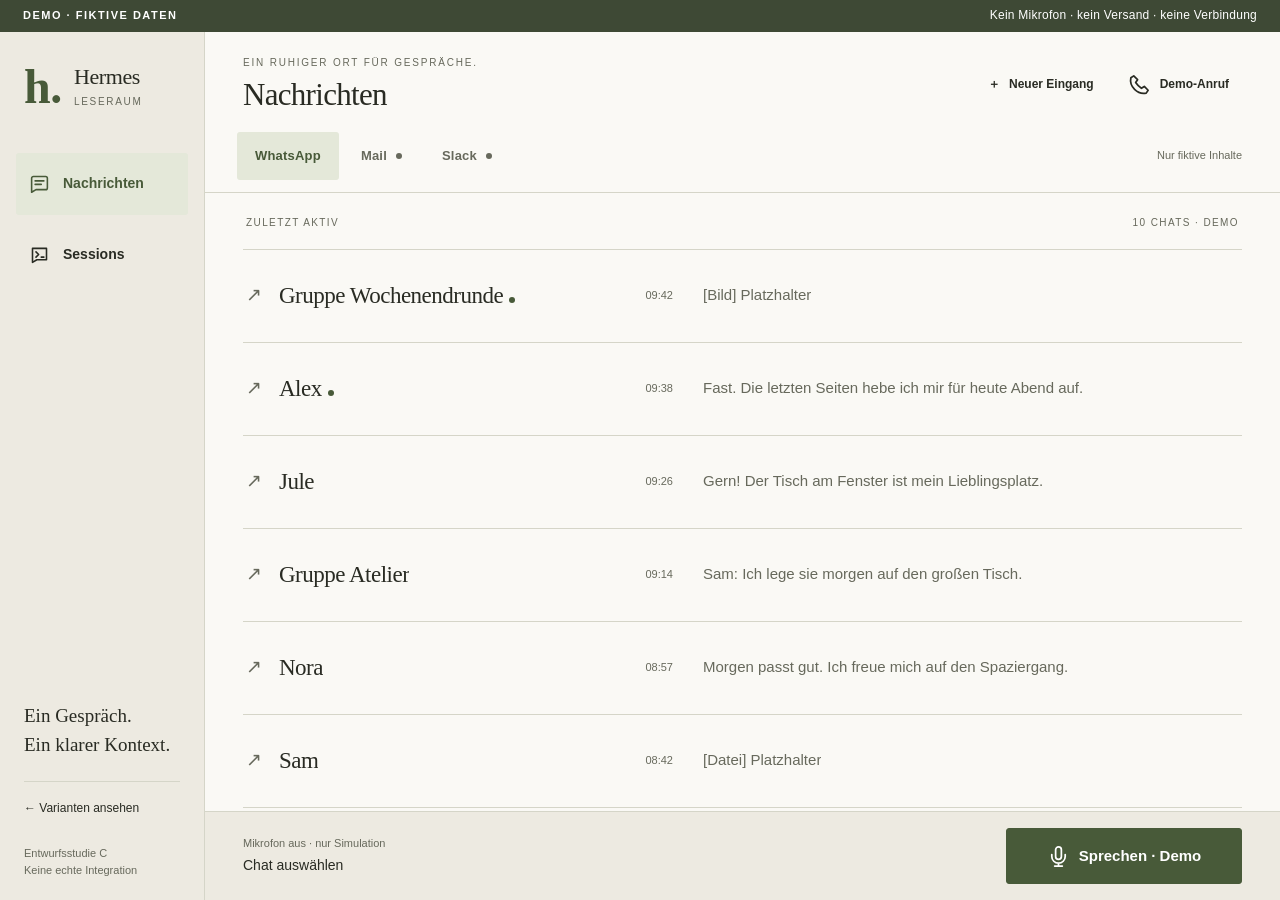
<file: mockups/leseraum/index.html>
<!doctype html>
<html lang="de">
<head>
<meta charset="utf-8">
<meta name="viewport" content="width=device-width, initial-scale=1">
<meta name="color-scheme" content="light">
<meta http-equiv="Content-Security-Policy" content="default-src 'none'; script-src 'unsafe-inline'; style-src 'unsafe-inline'; img-src data:; connect-src 'none'; media-src 'none'; object-src 'none'; base-uri 'none'; form-action 'none'">
<title>Leseraum · Kommunikations-Demo</title>
<style>*{box-sizing:border-box}html,body{margin:0;height:100%;width:100%}body{font-family:Arial,Helvetica,sans-serif;font-size:16px;line-height:1.45;color:var(--ink);background:var(--bg);-webkit-font-smoothing:antialiased}body{--bg:#f1f3f2;--surface:#fff;--surface-2:#f4f6f5;--ink:#182822;--muted:#53645c;--line:#d5ddd8;--accent:#185e45;--on-accent:#fff;--selected:#e1eee6;--bubble:#f0f3f1;--own:#dfede4;--danger:#92382e;--banner:#17362a;--banner-ink:#f4fff8;--shadow:0 16px 64px #0003}button,a,textarea{font:inherit}button,a{touch-action:manipulation;-webkit-tap-highlight-color:transparent}button{cursor:pointer;border:1px solid var(--line);background:var(--surface);color:var(--ink);border-radius:9px;min-height:56px;min-width:48px;padding:12px 18px;display:inline-flex;align-items:center;justify-content:center;gap:9px;line-height:1.2;font-weight:600}button:hover:not(:disabled),a:hover{background:var(--selected)}button:disabled{cursor:not-allowed;opacity:.55}button:focus-visible,a:focus-visible,textarea:focus-visible{outline:3px solid var(--accent);outline-offset:3px}a{color:inherit;text-decoration:none;display:inline-flex;align-items:center;min-height:48px;min-width:48px}svg{width:23px;height:23px;display:block;fill:none;stroke:currentColor;stroke-width:1.8;stroke-linecap:round;stroke-linejoin:round}h1,h2,h3,p{margin:0}h1{font-size:25px;line-height:1.1;font-weight:600;letter-spacing:-.6px}h2{font-size:23px;line-height:1.2;letter-spacing:-.4px}h3{font-size:20px;line-height:1.3}small{font-size:13px}button.primary{background:var(--accent);border-color:var(--accent);color:var(--on-accent)}button.primary:hover:not(:disabled){filter:brightness(1.12);background:var(--accent)}button.quiet{background:transparent}button.icon{padding:10px;width:52px;flex:none}button.danger{color:var(--danger);border-color:var(--danger);background:transparent}.muted{color:var(--muted)}.demo-banner{height:32px;padding:0 23px;display:flex;align-items:center;justify-content:space-between;gap:12px;background:var(--banner);color:var(--banner-ink);font-size:12px;letter-spacing:.25px;position:relative;z-index:30}.demo-banner strong{font-size:11px;letter-spacing:1.5px;white-space:nowrap}.shell{height:calc(100vh - 32px);height:calc(100dvh - 32px);display:grid;grid-template-columns:184px minmax(0,1fr)}.sidebar{padding:25px 13px 19px;background:var(--surface-2);border-right:1px solid var(--line);display:flex;flex-direction:column;min-height:0}.brand{display:flex;align-items:center;gap:11px;font-weight:700;font-size:20px;letter-spacing:-.4px;padding:0 8px 31px}.brand-mark{font-family:Georgia,serif;font-size:43px;line-height:1;color:var(--accent)}.brand div>span{display:block;color:var(--muted);font-size:11px;line-height:1.8;font-weight:400;letter-spacing:1.7px;text-transform:uppercase}.sidebar nav{display:flex;flex-direction:column;gap:9px}.nav-button{border-color:transparent;background:transparent;width:100%;justify-content:flex-start;padding:16px 12px;position:relative;font-size:15px}.nav-button[aria-current="page"]{background:var(--selected);color:var(--accent)}.nav-button svg{width:21px;height:21px}.nav-label{flex:1;text-align:left}.nav-label small{display:block;font-size:11px;font-weight:400;margin-top:3px}.nav-new{height:8px;width:8px;border-radius:50%;background:var(--accent)}.sidebar-bottom{margin-top:auto;padding:15px 8px 0}.sidebar-bottom p{font-size:14px;color:var(--muted);line-height:1.6;margin-bottom:21px}.gallery-link{font-size:13px;border-top:1px solid var(--line);width:100%;padding-top:6px}.sidebar-note{display:block;color:var(--muted);font-size:11px;line-height:1.6;margin-top:16px}.main{display:grid;grid-template-rows:auto minmax(0,1fr) auto;min-height:0;min-width:0}.topbar{min-height:91px;display:flex;align-items:center;justify-content:space-between;padding:16px 26px;gap:12px;background:var(--surface);border-bottom:1px solid var(--line)}.eyebrow{font-size:10px;text-transform:uppercase;letter-spacing:1.8px;color:var(--muted);margin-bottom:6px}.demo-actions{display:flex;gap:8px}.demo-actions button{font-size:13px;min-height:48px;padding:10px 13px}.short-label{display:none}.content{min-height:0;display:flex;flex-direction:column;min-width:0}.source-tabs{display:flex;align-items:center;gap:4px;padding:7px 22px;border-bottom:1px solid var(--line);background:var(--surface);flex-shrink:0}.source-tabs button{background:transparent;border:0;min-height:48px;font-size:14px;padding:10px 18px;color:var(--muted)}.source-tabs button[aria-selected="true"]{color:var(--accent);background:var(--selected)}.source-hint{margin-left:auto;font-size:11px;color:var(--muted)}.source-dot{height:6px;width:6px;background:var(--muted);border-radius:50%}.workspace{display:grid;grid-template-columns:314px minmax(0,1fr);min-height:0;flex:1;min-width:0}.list-panel{background:var(--surface);border-right:1px solid var(--line);display:flex;flex-direction:column;min-height:0;min-width:0}.list-heading{padding:18px 21px 12px;display:flex;justify-content:space-between;gap:8px;color:var(--muted);font-size:11px;letter-spacing:.5px;text-transform:uppercase}.list-heading strong{font-weight:500}.list-scroll{overflow:auto;overscroll-behavior:contain;flex:1;padding:0 10px 12px}.chat-item,.session-item{width:100%;border:0;background:none;text-align:left;justify-content:flex-start;min-height:83px;padding:13px 10px;border-radius:8px;gap:12px;margin-bottom:2px;line-height:1.3}.chat-item.active,.session-item.active{background:var(--selected)}.avatar{width:40px;height:40px;border-radius:50%;background:var(--bubble);display:flex;align-items:center;justify-content:center;flex:none;font-size:13px;font-weight:600;color:var(--muted);border:1px solid var(--line);letter-spacing:.3px}.active .avatar{border-color:var(--accent);color:var(--accent);background:var(--surface)}.chat-text{min-width:0;flex:1}.chat-top{display:flex;justify-content:space-between;gap:8px;margin-bottom:6px;align-items:center}.chat-name{font-size:15px;font-weight:600;overflow:hidden;white-space:nowrap;text-overflow:ellipsis}.chat-time{font-size:11px;color:var(--muted);font-weight:400;white-space:nowrap}.chat-preview{font-size:13px;color:var(--muted);font-weight:400;overflow:hidden;white-space:nowrap;text-overflow:ellipsis;display:block}.unread-dot{width:6px;height:6px;background:var(--accent);border-radius:50%;display:inline-block;margin-left:6px}.conversation{background:var(--surface);display:flex;flex-direction:column;min-width:0;min-height:0}.conversation-header{padding:18px 25px;border-bottom:1px solid var(--line);display:flex;justify-content:space-between;align-items:center;gap:13px;flex-shrink:0}.identity{display:flex;align-items:center;min-width:0;gap:13px}.identity .avatar{width:44px;height:44px}.identity-info{min-width:0}.identity-info h2{overflow-wrap:anywhere}.identity-info .muted{font-size:12px;margin-top:5px}.conversation-actions{display:flex;gap:8px}.back-list{display:none}.message-flow{overflow:auto;overscroll-behavior:contain;min-height:0;flex:1;padding:20px 25px 28px}.day-label{font-size:11px;letter-spacing:1.3px;text-transform:uppercase;color:var(--muted);text-align:center;margin:1px 0 22px}.message-row{max-width:88%;margin:0 0 20px}.message-row.own{margin-left:auto}.message-meta{font-size:12px;display:flex;align-items:center;gap:10px;color:var(--muted);margin-bottom:7px}.message-meta strong{color:var(--ink);font-weight:600}.message-row.own .message-meta{justify-content:flex-end}.message-body{background:var(--bubble);padding:14px 17px;border-radius:3px 13px 13px 13px;font-size:17px;line-height:1.48;overflow-wrap:anywhere}.message-row.own .message-body{background:var(--own);border-radius:13px 3px 13px 13px}.message-wrap{display:flex;align-items:center;gap:8px}.message-wrap .message-body{flex:1;min-width:0}.message-read{background:none;border-color:transparent;color:var(--muted);min-height:48px;min-width:48px;width:48px;padding:10px;flex:none}.message-row.own .message-read{display:none}.media-placeholder{border:1px dashed var(--muted);background:transparent;color:var(--muted);font-size:14px;display:flex;gap:12px;align-items:center}.media-placeholder small{display:block;font-size:11px;margin-top:3px}.message-demo{display:block;font-size:11px;color:var(--accent);margin-top:6px}.thread-tools{display:flex;gap:8px;padding:12px 25px;border-top:1px solid var(--line);align-items:center}.thread-tools button{font-size:14px;min-height:48px}.thread-tools .muted{font-size:11px;margin-left:auto;max-width:150px;text-align:right}.command-bar{display:flex;align-items:center;justify-content:space-between;gap:16px;min-height:86px;border-top:1px solid var(--line);padding:14px 26px;background:var(--surface-2)}.command-context{display:flex;flex-direction:column;min-width:0;gap:3px}.command-context span{font-size:11px;color:var(--muted)}.command-context strong{font-size:14px;font-weight:500;overflow:hidden;text-overflow:ellipsis;white-space:nowrap}.mic-button{min-width:216px;font-size:15px;flex-shrink:0}.maximized .workspace{grid-template-columns:minmax(0,1fr)}.maximized .list-panel{display:none}.session-origin{font-size:11px;color:var(--muted);font-weight:400;display:block;margin-top:6px}.session-item .chat-name{white-space:normal}.session-item{padding:16px 12px}.section-label{color:var(--muted);font-size:12px;margin-bottom:8px}.empty-state{padding:50px;display:flex;flex-direction:column;justify-content:center;min-height:100%;gap:16px;max-width:700px}.empty-state p{color:var(--muted)}.compact-source{overflow:auto;padding:28px;flex:1}.compact-intro{display:flex;justify-content:space-between;margin-bottom:20px;align-items:flex-end}.compact-intro p{font-size:13px;color:var(--muted);margin-top:7px}.compact-entry{border-top:1px solid var(--line);padding:22px 0;max-width:850px}.compact-entry h3{margin:8px 0;font-size:20px}.compact-entry p{color:var(--muted);max-width:640px}.compact-entry small{font-size:12px;color:var(--accent)}.live-screen{overflow:auto;padding:30px;flex:1;background:var(--surface)}.live-heading{display:flex;justify-content:space-between;align-items:center;gap:20px;padding-bottom:25px;border-bottom:1px solid var(--line)}.live-heading h2{font-size:29px;margin-top:7px}.live-explanation{color:var(--muted);font-size:14px;max-width:680px;margin:22px 0}.job{padding:22px 0;border-top:1px solid var(--line);max-width:950px}.job-title-row{display:flex;align-items:center;justify-content:space-between;gap:15px;margin-bottom:12px}.status-tag{font-size:12px;color:var(--accent);background:var(--selected);border-radius:4px;padding:7px 11px;display:inline-block}.job p{max-width:740px;margin-bottom:14px;color:var(--muted);font-size:16px}.job button{font-size:14px;min-height:48px}.job-result{padding:18px;background:var(--surface-2);margin:15px 0;border:1px solid var(--line)}.job-result strong{display:block;margin-bottom:7px}.notice{position:fixed;left:50%;transform:translateX(-50%);bottom:104px;z-index:40;background:var(--ink);color:var(--surface);padding:13px 19px;border-radius:8px;max-width:min(660px,90vw);font-size:14px;box-shadow:var(--shadow);pointer-events:none}.dialog-panel{position:fixed;right:22px;bottom:20px;width:min(488px,calc(100vw - 32px));max-height:calc(100dvh - 68px);overflow:hidden;display:flex;flex-direction:column;background:var(--surface);color:var(--ink);border:2px solid var(--accent);border-radius:14px;box-shadow:var(--shadow);z-index:45;padding:22px}.dialog-heading{display:flex;justify-content:space-between;gap:16px;align-items:center;margin-bottom:17px}.dialog-heading h2{font-size:22px}.dialog-heading .icon{min-height:48px;height:48px;width:48px}.dialog-label{font-size:11px;text-transform:uppercase;letter-spacing:1.2px;color:var(--accent);margin-bottom:5px}.voice-status{padding:14px 16px;background:var(--selected);border-radius:7px;margin-bottom:18px;font-size:13px;color:var(--accent)}.voice-status strong{display:block;font-size:16px;margin-bottom:5px}.recipient{font-size:12px;color:var(--muted);margin:17px 0}.recipient strong{display:block;font-size:21px;color:var(--ink);margin-top:5px;overflow-wrap:anywhere}.draft-label{display:flex;justify-content:space-between;font-size:12px;margin:15px 0 8px;color:var(--muted)}textarea{width:100%;height:122px;resize:vertical;border:1px solid var(--muted);border-radius:8px;padding:13px;color:var(--ink);background:var(--surface-2);font-size:18px;line-height:1.4;min-height:80px}.dialog-actions{display:flex;flex-wrap:wrap;gap:8px;margin-top:15px}.dialog-actions button{font-size:13px;flex:1;padding:12px;min-width:130px}.dialog-actions .wide{flex-basis:100%}.dialog-footer{border-top:1px solid var(--line);padding-top:14px;margin-top:18px;display:flex;gap:10px}.dialog-footer button{flex:1;min-height:48px;font-size:13px}.approval-note{font-size:12px;line-height:1.5;min-height:36px;color:var(--muted);margin-top:10px}.read-block{padding:16px 0;border-top:1px solid var(--line)}.read-block strong{font-size:12px}.read-block p{font-size:18px;margin-top:7px}.read-note{font-size:13px;color:var(--muted);margin-bottom:17px}.read-content{max-height:300px;overflow:auto}.read-empty{color:var(--muted);padding:20px 0}.mobile-only{display:none}
@media(max-width:1100px){.shell{grid-template-columns:154px minmax(0,1fr)}.sidebar{padding-left:8px;padding-right:8px}.brand{padding-left:7px;gap:8px}.brand div{font-size:18px}.nav-button{padding:14px 9px;font-size:13px;gap:9px}.workspace{grid-template-columns:268px minmax(0,1fr)}.topbar{padding:14px 20px;min-height:79px}.conversation-header{padding:16px 19px}.identity{gap:9px}.identity h2{font-size:21px}.identity .avatar{display:none}.message-flow{padding:17px 19px}.message-body{font-size:16px;padding:12px 14px}.command-bar{min-height:78px;padding:11px 20px}.source-tabs{padding:6px 15px}.chat-item{gap:9px}.chat-item .avatar{width:34px;height:34px}.chat-name{font-size:14px}.message-row{max-width:96%}.thread-tools{padding:10px 19px}.thread-tools .muted{display:none}.sidebar-bottom p{font-size:12px}.sidebar-bottom{padding-left:7px;padding-right:7px}.gallery-link{font-size:11px}}
@media(max-width:700px){.demo-banner{height:36px;padding:0 13px;font-size:9px}.demo-banner strong{font-size:9px;letter-spacing:1px}.demo-banner span{max-width:130px;font-size:9px;line-height:1.3;text-align:right}.shell{height:calc(100vh - 36px);height:calc(100dvh - 36px);grid-template-columns:1fr;grid-template-rows:65px minmax(0,1fr)}.sidebar{padding:5px 9px;border-right:0;border-bottom:1px solid var(--line);flex-direction:row}.brand,.sidebar-bottom{display:none}.sidebar nav{width:100%;flex-direction:row;gap:5px}.nav-button{flex:1;width:auto;padding:8px 10px;gap:8px;min-height:54px;font-size:13px}.nav-label small{font-size:9px}.nav-button svg{width:19px;height:19px}.nav-label{flex:none}.nav-new{position:absolute;right:5px;top:10px}.topbar{padding:12px 15px;min-height:74px}.eyebrow{font-size:8px;letter-spacing:1.1px}h1{font-size:22px}.long-label{display:none}.short-label{display:inline}.demo-actions{gap:5px}.demo-actions button{padding:9px;font-size:12px;gap:4px}.demo-actions svg{height:18px;width:18px}.source-tabs{padding:5px 12px;gap:3px}.source-tabs button{min-height:48px;padding:9px 14px;font-size:13px}.source-hint{display:none}.workspace{display:flex;flex-direction:column}.workspace .list-panel{display:none;flex:1;border-right:0}.workspace .conversation{flex:1}.workspace.mobile-list .list-panel,.workspace:not(.has-selection) .list-panel{display:flex}.workspace.mobile-list .conversation,.workspace:not(.has-selection) .conversation{display:none}.back-list{display:inline-flex}.conversation-header{padding:12px;gap:8px;min-height:86px}.identity h2{font-size:19px}.identity-info .muted{font-size:10px}.conversation-actions{gap:4px}.conversation-actions .maximize-button{display:none}.conversation-header .icon{min-height:48px;width:48px}.identity{gap:0}.message-flow{padding:17px 14px}.message-row{max-width:100%;margin-bottom:20px}.message-body{font-size:17px;padding:13px}.message-read{padding:10px;width:48px}.message-meta{font-size:11px;gap:8px}.thread-tools{padding:10px 14px}.thread-tools button{font-size:13px;min-height:48px}.command-bar{padding:12px 14px;gap:10px;min-height:89px}.command-context{max-width:142px}.command-context span{font-size:10px}.command-context strong{font-size:12px}.mic-button{min-width:170px;font-size:13px;padding:12px}.mic-button svg{width:20px;height:20px}.list-heading{padding:18px 18px 13px}.list-scroll{padding:0 12px 14px}.chat-item{min-height:83px}.chat-name{font-size:16px}.chat-preview{font-size:13px}.chat-item .avatar{width:40px;height:40px}.dialog-panel{right:8px;bottom:9px;width:calc(100vw - 16px);max-height:calc(100dvh - 56px);padding:17px;border-radius:11px}.dialog-actions button{font-size:12px}.dialog-heading h2{font-size:20px}.dialog-heading{margin-bottom:10px}.recipient{margin:12px 0}.voice-status{padding:12px}.notice{bottom:111px;font-size:12px;width:90vw;text-align:center}.live-screen{padding:20px 17px}.live-heading{align-items:flex-start;gap:10px}.live-heading h2{font-size:25px}.live-heading button{font-size:12px;padding:10px}.job-title-row{display:block}.job-title-row h3{margin-bottom:10px}.compact-source{padding:23px 18px}.compact-entry h3{font-size:20px}.empty-state{padding:28px}.mobile-only{display:inline-flex}}
.dialog-scroll{overflow:auto;min-height:0;flex:1;overscroll-behavior:contain;padding:0 2px 2px}.dialog-panel>.voice-status,.dialog-panel>.recipient,.dialog-heading,.dialog-footer,.dialog-panel>.dialog-actions,.dialog-panel>.read-note{flex-shrink:0}.dialog-panel .read-content{min-height:0;flex:1}
@media(max-height:650px) and (min-width:701px){.dialog-panel{padding:16px;width:min(560px,calc(100vw - 32px))}.voice-status{margin-bottom:10px;padding:10px 12px}.voice-status span{font-size:11px}.recipient{margin:6px 0 10px}.recipient strong{font-size:20px}.dialog-heading{margin-bottom:10px}.dialog-footer{margin-top:10px;padding-top:10px}.dialog-actions{margin-top:10px}.draft-label{margin-top:0}textarea{height:88px}.approval-note{font-size:11px;min-height:28px}.dialog-actions button{min-height:48px}}
@media(prefers-reduced-motion:reduce){*,*:before,*:after{scroll-behavior:auto!important;transition:none!important;animation:none!important}}

body.leseraum{--bg:#f6f4ee;--surface:#faf9f5;--surface-2:#edeae1;--ink:#292b23;--muted:#67695c;--line:#d5d5c8;--accent:#485a39;--on-accent:#fff;--selected:#e4e8d9;--bubble:#efeee5;--own:#e6e9df;--danger:#963d32;--banner:#3e4935;--banner-ink:#fff;font-family:Arial,Helvetica,sans-serif}.leseraum .shell{grid-template-columns:205px minmax(0,1fr)}.leseraum .sidebar{padding:29px 16px 20px;background:var(--surface-2)}.leseraum .brand{align-items:flex-end;gap:12px;padding-bottom:42px}.leseraum .brand-mark{font-size:48px}.leseraum .brand div{font-family:Georgia,serif;font-size:22px;font-weight:400}.leseraum .brand div>span{font-family:Arial,sans-serif;font-size:10px;letter-spacing:1.7px}.leseraum .nav-button{font-size:14px;border-radius:3px;min-height:62px;gap:13px}.leseraum .sidebar-bottom p{font-family:Georgia,serif;font-size:19px;line-height:1.55;color:var(--ink)}.leseraum .gallery-link{font-size:12px}.leseraum .topbar{padding:21px 38px 17px;min-height:100px;background:var(--surface);border:0}.leseraum .eyebrow{font-size:10px;letter-spacing:1.8px;margin-bottom:7px}.leseraum h1{font-family:Georgia,serif;font-size:31px;font-weight:400;letter-spacing:-.7px}.leseraum .demo-actions button{border:0;border-radius:3px;font-size:12px}.leseraum .source-tabs{padding:0 32px 12px;border-color:var(--line)}.leseraum .source-tabs button{border-radius:3px;letter-spacing:.2px;font-size:13px}.leseraum .source-hint{padding-right:6px}.leseraum .workspace{display:flex;flex-direction:column;background:var(--surface)}.leseraum .workspace .list-panel{flex:1;border:0;background:var(--surface)}.leseraum .workspace.has-selection .list-panel{display:none}.leseraum .workspace:not(.has-selection) .conversation{display:none}.leseraum .list-heading{padding:23px 40px 18px;font-size:10px;letter-spacing:1.4px;border-bottom:1px solid var(--line);margin:0 38px}.leseraum .list-scroll{padding:0 38px 24px}.leseraum .chat-item,.leseraum .session-item{border-radius:0;border-bottom:1px solid var(--line);padding:20px 3px;min-height:93px;margin:0}.leseraum .chat-item .avatar{display:none}.leseraum .chat-text{display:flex;align-items:center;gap:30px}.leseraum .chat-top{width:43%;flex:none;margin:0;position:relative;padding-left:33px}.leseraum .chat-top:before{content:'↗';position:absolute;left:0;font-size:19px;font-weight:400;color:var(--muted)}.leseraum .chat-name{font-family:Georgia,serif;font-size:23px;font-weight:400;letter-spacing:-.5px}.leseraum .chat-time{font-size:11px}.leseraum .chat-preview{font-size:15px;line-height:1.5;white-space:normal;display:-webkit-box;-webkit-line-clamp:2;-webkit-box-orient:vertical}.leseraum .list-heading{padding-left:3px;padding-right:3px}.leseraum .session-item .chat-text{display:block;padding-left:33px}.leseraum .session-item .chat-top{width:100%;padding:0}.leseraum .session-item .chat-top:before{left:-33px}.leseraum .session-item .chat-name{font-size:23px}.leseraum .session-origin{margin-top:7px}.leseraum .conversation{flex:1;background:var(--surface)}.leseraum .back-list{display:inline-flex;border:0;background:var(--surface-2);border-radius:3px}.leseraum .conversation-header{padding:24px 38px;border:0;align-items:center}.leseraum .identity .avatar{display:none}.leseraum .identity h2{font-family:Georgia,serif;font-size:33px;font-weight:400;letter-spacing:-.8px}.leseraum .identity-info .muted{font-size:11px;letter-spacing:.3px;margin-top:8px}.leseraum .conversation-actions .maximize-button{display:none}.leseraum .message-flow{padding:0 38px 30px}.leseraum .day-label{text-align:left;padding:0 0 17px;border-bottom:1px solid var(--line);margin-bottom:24px;font-size:10px;letter-spacing:1.5px}.leseraum .message-row{max-width:810px;margin-bottom:26px}.leseraum .message-row.own{margin-left:0;max-width:810px}.leseraum .message-meta,.leseraum .message-row.own .message-meta{justify-content:flex-start;font-size:11px;gap:18px;letter-spacing:.4px;margin-bottom:10px}.leseraum .message-meta strong{font-weight:700;text-transform:uppercase;font-size:10px}.leseraum .message-body{background:none;font-family:Georgia,serif;font-size:23px;line-height:1.5;padding:0;letter-spacing:-.15px}.leseraum .message-row.own .message-body{background:transparent;color:var(--muted);border:0;padding:0}.leseraum .message-read{border:1px solid var(--line);border-radius:3px;margin-left:16px}.leseraum .media-placeholder{font-family:Arial,sans-serif;font-size:14px;padding:17px;background:var(--surface-2);border-radius:3px}.leseraum .thread-tools{padding:13px 38px}.leseraum .thread-tools button{border-radius:3px;font-size:13px}.leseraum .command-bar{padding:16px 38px;background:var(--surface-2);min-height:89px}.leseraum .mic-button{border-radius:3px;min-width:236px}.leseraum .command-context strong{font-size:14px}.leseraum .live-screen{padding:29px 38px}.leseraum .live-heading h2,.leseraum .compact-intro h2{font-family:Georgia,serif;font-weight:400;font-size:34px}.leseraum .job h3{font-family:Georgia,serif;font-weight:400;font-size:25px}.leseraum button{border-radius:3px}.leseraum .dialog-panel{border-radius:4px}.leseraum .voice-status{border-radius:2px}.leseraum .compact-source{padding:29px 38px}
@media(max-width:1100px){.leseraum .shell{grid-template-columns:175px minmax(0,1fr)}.leseraum .sidebar{padding:25px 11px 18px}.leseraum .topbar{padding:17px 28px;min-height:87px}.leseraum .source-tabs{padding-left:23px}.leseraum .list-heading{margin:0 28px;padding-top:19px;padding-bottom:15px}.leseraum .list-scroll{padding:0 28px 20px}.leseraum .chat-item{min-height:89px}.leseraum .chat-text{gap:24px}.leseraum .chat-top{width:47%;padding-left:27px}.leseraum .chat-name{font-size:21px}.leseraum .chat-preview{font-size:14px}.leseraum .command-bar{padding:12px 28px;min-height:80px}.leseraum .conversation-header{padding:23px 28px}.leseraum .identity h2{font-size:30px}.leseraum .message-flow{padding:0 28px 25px}.leseraum .thread-tools{padding:10px 28px}.leseraum .sidebar-bottom p{font-size:17px}}
@media(max-width:700px){.leseraum .shell{grid-template-columns:1fr}.leseraum .sidebar{padding:5px 9px}.leseraum .brand{display:none}.leseraum .nav-button{min-height:54px;font-size:12px;padding:8px 10px;gap:8px}.leseraum .topbar{padding:12px 15px;min-height:76px}.leseraum h1{font-size:26px}.leseraum .eyebrow{font-size:8px;letter-spacing:1.1px}.leseraum .demo-actions button{font-size:11px;padding:9px}.leseraum .source-tabs{padding:4px 12px 7px}.leseraum .source-tabs button{font-size:12px;padding:9px 14px}.leseraum .list-heading{margin:0 17px;padding:17px 0 13px;font-size:9px;letter-spacing:.8px}.leseraum .list-scroll{padding:0 17px 20px}.leseraum .chat-item{min-height:105px;padding:15px 2px}.leseraum .chat-text{display:block;padding-left:27px}.leseraum .chat-top{width:100%;padding:0;margin-bottom:7px}.leseraum .chat-top:before{left:-27px}.leseraum .chat-name{font-size:24px}.leseraum .chat-preview{font-size:14px;line-height:1.4}.leseraum .command-bar{padding:12px 14px;min-height:89px}.leseraum .mic-button{min-width:175px;font-size:12px}.leseraum .command-context strong{font-size:12px}.leseraum .workspace:not(.has-selection) .list-panel{display:flex}.leseraum .conversation-header{padding:19px 16px}.leseraum .identity h2{font-size:28px;line-height:1.15}.leseraum .identity-info .muted{font-size:10px;letter-spacing:0}.leseraum .message-flow{padding:0 17px 24px}.leseraum .message-body{font-size:23px}.leseraum .message-read{margin-left:4px}.leseraum .message-row{margin-bottom:24px}.leseraum .thread-tools{padding:10px 17px}.leseraum .thread-tools button{font-size:12px}.leseraum .live-screen,.leseraum .compact-source{padding:23px 17px}.leseraum .live-heading h2{font-size:29px}.leseraum .session-item .chat-name{font-size:22px}}
</style>
</head>
<body class="leseraum">
<div class="demo-banner"><strong>DEMO · FIKTIVE DATEN</strong><span>Kein Mikrofon · kein Versand · keine Verbindung</span></div>
<div class="shell">
<aside class="sidebar" aria-label="Bereiche">
  <div class="brand"><span class="brand-mark">h.</span><div>Hermes<span>Leseraum</span></div></div>
  <nav id="navigation" aria-label="Hauptnavigation"></nav>
  <div class="sidebar-bottom"><p>Ein Gespräch.<br>Ein klarer Kontext.</p><a class="gallery-link" href="../index.html">← Varianten ansehen</a><span class="sidebar-note">Entwurfsstudie C<br>Keine echte Integration</span></div>
</aside>
<main class="main">
  <header class="topbar"><div><div class="eyebrow">Ein ruhiger Ort für Gespräche.</div><h1 id="page-title">Nachrichten</h1></div><div class="demo-actions"><button id="simulate-message" class="quiet" title="Eine fiktive neue Nachricht simulieren"><span aria-hidden="true">＋</span><span class="long-label">Neuer Eingang</span><span class="short-label">Eingang</span></button><button id="simulate-call" class="quiet" title="Einen Anruf nur simulieren"><span class="button-icon" aria-hidden="true"><svg viewBox="0 0 24 24" aria-hidden="true"><path d="m6 3 4 4-2 3c2 3 3 4 6 6l3-2 4 4-2 3C10 23 1 14 3 5l3-2Z"/></svg></span><span class="long-label">Demo-Anruf</span><span class="short-label">Anruf</span></button></div></header>
  <div id="content" class="content"></div>
  <footer class="command-bar"><div class="command-context"><span id="mic-note">Mikrofon aus · nur Simulation</span><strong id="context-label">Gruppe Wochenendrunde</strong></div><button id="mic-button" class="primary mic-button"><span class="button-icon" aria-hidden="true"><svg viewBox="0 0 24 24" aria-hidden="true"><rect x="9" y="2" width="6" height="13" rx="3"/><path d="M5 10v2a7 7 0 0 0 14 0v-2M12 19v3M8 22h8"/></svg></span><span id="mic-label">Sprechen · Demo</span></button></footer>
</main>
</div>
<div id="notice" class="notice" role="status" aria-live="polite" hidden></div>
<div id="voice-root"></div><div id="read-root"></div>
<script>const VARIANT = 'leseraum';
'use strict';
// All content below is invented. This prototype has no transport, audio or storage adapter.
const icons = {
  messages:'<svg viewBox="0 0 24 24" aria-hidden="true"><path d="M5 4h14a2 2 0 0 1 2 2v11a2 2 0 0 1-2 2H8l-5 3V6a2 2 0 0 1 2-2Z"/><path d="M7 9h10M7 13h7"/></svg>',
  sessions:'<svg viewBox="0 0 24 24" aria-hidden="true"><path d="M4 5h16v13H9l-5 3V5Z"/><path d="m8 9 3 3-3 3M14 15h3"/></svg>',
  phone:'<svg viewBox="0 0 24 24" aria-hidden="true"><path d="m6 3 4 4-2 3c2 3 3 4 6 6l3-2 4 4-2 3C10 23 1 14 3 5l3-2Z"/></svg>',
  expand:'<svg viewBox="0 0 24 24" aria-hidden="true"><path d="M8 3H3v5M16 3h5v5M21 16v5h-5M3 16v5h5"/></svg>',
  back:'<svg viewBox="0 0 24 24" aria-hidden="true"><path d="m13 5-7 7 7 7M6 12h14"/></svg>',
  read:'<svg viewBox="0 0 24 24" aria-hidden="true"><path d="m11 4-6 5H2v6h3l6 5V4ZM15 8c3 2 3 6 0 8M18 5c5 4 5 10 0 14"/></svg>',
  media:'<svg viewBox="0 0 24 24" aria-hidden="true"><rect x="3" y="3" width="18" height="18" rx="2"/><circle cx="8" cy="8" r="1"/><path d="m3 17 5-5 4 4 3-3 6 5"/></svg>',
  mic:'<svg viewBox="0 0 24 24" aria-hidden="true"><rect x="9" y="2" width="6" height="13" rx="3"/><path d="M5 10v2a7 7 0 0 0 14 0v-2M12 19v3M8 22h8"/></svg>'
};
const esc = value => String(value).replace(/[&<>"']/g, c => ({'&':'&amp;','<':'&lt;','>':'&gt;','"':'&quot;',"'":'&#39;'}[c]));
let messageSequence = 20;
const message = (sender, time, text, extra={}) => ({id:'m'+messageSequence++,sender,time,text,...extra});
const chats = [
  {id:'weekend',title:'Gruppe Wochenendrunde',initials:'WR',kind:'Gruppe',detail:'Alex, Jule und du',time:'09:42',recent:100,unread:true,messages:[
    message('Du','09:18','Eine kleine Runde am Sonntag?',{own:true}),
    message('Alex','09:35','Der Uferweg ist wieder frei. Wollen wir dort starten?'),
    message('Jule','09:40','Ja, gern. Zehn Uhr am kleinen Parkplatz?'),
    message('Alex','09:42','Treffpunkt am Ufer',{media:'Bild'})]},
  {id:'alex',title:'Alex',initials:'A',kind:'Einzelchat',detail:'WhatsApp · fiktiver Kontakt',time:'09:38',recent:99,unread:true,messages:[
    message('Du','09:12','Hast du das Buch schon zu Ende gelesen?',{own:true}),
    message('Alex','09:38','Fast. Die letzten Seiten hebe ich mir für heute Abend auf.')]},
  {id:'jule',title:'Jule',initials:'J',kind:'Einzelchat',detail:'WhatsApp · fiktiver Kontakt',time:'09:26',recent:98,unread:false,messages:[
    message('Du','09:10','Danke für den Tipp mit dem kleinen Café.',{own:true}),
    message('Jule','09:26','Gern! Der Tisch am Fenster ist mein Lieblingsplatz.')]},
  {id:'atelier',title:'Gruppe Atelier',initials:'AT',kind:'Gruppe',detail:'Nora, Sam und du',time:'09:14',recent:97,unread:false,messages:[
    message('Nora','09:10','Die Papiermuster sind da.'),message('Sam','09:14','Ich lege sie morgen auf den großen Tisch.')]},
  {id:'nora',title:'Nora',initials:'N',kind:'Einzelchat',detail:'WhatsApp · fiktiver Kontakt',time:'08:57',recent:96,unread:false,messages:[
    message('Nora','08:57','Morgen passt gut. Ich freue mich auf den Spaziergang.')]},
  {id:'sam',title:'Sam',initials:'S',kind:'Einzelchat',detail:'WhatsApp · fiktiver Kontakt',time:'08:42',recent:95,unread:false,messages:[
    message('Sam','08:41','Hier noch die kleine Liste.'),message('Sam','08:42','Materialliste',{media:'Datei'})]},
  {id:'kochrunde',title:'Gruppe Kochrunde',initials:'KR',kind:'Gruppe',detail:'Mara, Ben und du',time:'08:30',recent:94,unread:false,messages:[
    message('Mara','08:25','Diesmal machen wir eine große Suppe.'),message('Ben','08:30','Ich bringe frisches Brot mit.')]},
  {id:'mara',title:'Mara',initials:'M',kind:'Einzelchat',detail:'WhatsApp · fiktiver Kontakt',time:'Gestern',recent:93,unread:false,messages:[
    message('Mara','18:20','Kurze Nachricht',{media:'Sprachnachricht'})]},
  {id:'ben',title:'Ben',initials:'B',kind:'Einzelchat',detail:'WhatsApp · fiktiver Kontakt',time:'Gestern',recent:92,unread:false,messages:[
    message('Ben','17:45','Alles klar. Dann bis Samstag!')]},
  {id:'filmabend',title:'Gruppe Filmabend',initials:'FA',kind:'Gruppe',detail:'Alex, Nora und du',time:'Gestern',recent:91,unread:false,messages:[
    message('Alex','17:22','Lieber etwas Leichtes für den Filmabend?'),message('Nora','17:30','Eine Komödie klingt gut.')]},
  {id:'robin',title:'Robin',initials:'R',kind:'Einzelchat',detail:'WhatsApp · fiktiver Kontakt',time:'Montag',recent:50,unread:false,messages:[
    message('Robin','16:10','Wir hören uns später.')]}
];
const sessions = [
  {id:'walk',title:'Wochenendrunde planen',origin:'Telegram',activity:'09:31',recent:70,new:false,messages:[
    message('Du','09:28','Eine ruhige Runde am Wasser, nicht länger als eine Stunde.',{own:true}),
    message('Hermes · Demo','09:31','Wir können zwei kurze Wege vergleichen. Soll der Startpunkt auch mit dem Rad erreichbar sein?')]},
  {id:'notes',title:'Notizen fürs Projekt',origin:'CLI',activity:'08:54',recent:69,new:false,messages:[
    message('Du','08:52','Ordne die drei Ideen für die kleine Ausstellung.',{own:true}),
    message('Hermes · Demo','08:54','Die Reihenfolge im fiktiven Entwurf ist: Ankommen, Material, gemeinsame Arbeit. Es wurde keine Datei verändert.')]},
  {id:'pack',title:'Unterwegs: Packliste',origin:'Web UI',activity:'Gestern, 18:12',recent:68,new:false,messages:[
    message('Du','18:10','Eine kurze Packliste für einen Spaziergang.',{own:true}),
    message('Hermes · Demo','18:12','Wasser und eine leichte Jacke. Wir ergänzen die Liste, sobald die Runde feststeht.')]},
  {id:'books',title:'Leseliste für den Herbst',origin:'Telegram',activity:'Gestern, 17:05',recent:67,new:false,messages:[
    message('Du','17:01','Etwas Kurzes für einen ruhigen Abend.',{own:true}),
    message('Hermes · Demo','17:05','Für diese fiktive Leseliste beginnen wir mit Erzählungen statt einem langen Roman.')]}
];
const state = {scrollToLatest:true,view:'messages',source:'whatsapp',chat:VARIANT==='leseraum'?null:'weekend',session:null,mobileList:false,maximized:false,call:null,callActive:false,voice:null,read:null,visits:{},readBlocks:{},readCursors:{},eventSequence:200,newMessage:false,newSession:false};
const byChat = id => chats.find(c=>c.id===id);
const bySession = id => sessions.find(s=>s.id===id);
function captureVisit(id){const c=byChat(id),start=state.visits[id]??(c.messages.length>1?1:0);state.readBlocks[id]=c.messages.slice(start).filter(m=>!m.own&&!m.media);state.readCursors[id]=c.messages.length;state.visits[id]=c.messages.length;c.unread=false;}
if(state.chat) captureVisit(state.chat);
function notify(text){const box=document.getElementById('notice');box.textContent=text;box.hidden=false;clearTimeout(notify.timer);notify.timer=setTimeout(()=>box.hidden=true,4300);}
function setView(view){if(state.view!==view)state.maximized=false;state.view=view;state.mobileList=false;if(view==='messages')state.newMessage=false;if(view==='sessions')state.newSession=false;render();}
function nav(){const live=state.callActive||(state.call&&state.view==='live');return `<button class="nav-button" data-view="messages" ${state.view==='messages'?'aria-current="page"':''}>${icons.messages}<span class="nav-label">Nachrichten</span>${state.newMessage?'<span class="nav-new" aria-label="Demo: neue Nachricht"></span>':''}</button><button class="nav-button" data-view="sessions" ${state.view==='sessions'?'aria-current="page"':''}>${icons.sessions}<span class="nav-label">Sessions</span>${state.newSession?'<span class="nav-new" aria-label="Demo: neues Ergebnis"></span>':''}</button>${live?`<button class="nav-button" data-view="live" ${state.view==='live'?'aria-current="page"':''}>${icons.phone}<span class="nav-label">${state.callActive?'Live-Anruf':'Anruf beendet'}<small>${state.callActive?'Läuft · Demo':'Beendet · Demo'}</small></span>${state.callActive?'<span class="nav-new"></span>':''}</button>`:''}`;}
function tabs(){return `<div class="source-tabs" role="tablist" aria-label="Nachrichtenquelle"><button role="tab" data-source="whatsapp" aria-selected="${state.source==='whatsapp'}">WhatsApp</button><button role="tab" data-source="mail" aria-selected="${state.source==='mail'}">Mail <span class="source-dot" aria-hidden="true"></span></button><button role="tab" data-source="slack" aria-selected="${state.source==='slack'}">Slack <span class="source-dot" aria-hidden="true"></span></button><span class="source-hint">Nur fiktive Inhalte</span></div>`;}
function chatList(){return `<section class="list-panel" aria-label="Zehn zuletzt aktive Chats"><div class="list-heading"><strong>Zuletzt aktiv</strong><span>10 Chats · Demo</span></div><div class="list-scroll">${[...chats].sort((a,b)=>b.recent-a.recent).slice(0,10).map(c=>{const last=c.messages[c.messages.length-1];return `<button class="chat-item ${state.chat===c.id?'active':''}" data-chat="${c.id}" aria-label="${esc(c.title)} öffnen" ${state.chat===c.id?'aria-current="true"':''}><span class="avatar" aria-hidden="true">${c.initials}</span><span class="chat-text"><span class="chat-top"><span class="chat-name">${esc(VARIANT==='fokus'?c.title.replace(/^Gruppe /,''):c.title)}${c.unread?'<i class="unread-dot" aria-label="Neu im Demo-Dashboard"></i>':''}</span><span class="chat-time">${esc(c.time)}</span></span><span class="chat-preview">${last.media?'['+esc(last.media)+'] Platzhalter':(c.kind==='Gruppe'?esc(last.sender)+': ':'')+esc(last.text)}</span></span></button>`;}).join('')}</div></section>`;}
function sessionList(){return `<section class="list-panel" aria-label="Bestehende Gesprächssessions"><div class="list-heading"><strong>Letzte Gespräche</strong><span>Demo</span></div><div class="list-scroll">${[...sessions].sort((a,b)=>b.recent-a.recent).map(s=>`<button class="session-item ${state.session===s.id?'active':''}" data-session="${s.id}" ${state.session===s.id?'aria-current="true"':''}><span class="chat-text"><span class="chat-top"><span class="chat-name">${esc(s.title)}${s.new?'<i class="unread-dot" aria-label="Neues Demo-Ergebnis"></i>':''}</span></span><span class="session-origin">${esc(s.origin)} · ${esc(s.activity)}</span><span class="chat-preview">${s.new?'Demo · Ergebnis bereit':'Fiktiver Gesprächsverlauf'}</span></span></button>`).join('')}</div></section>`;}
function messagesHTML(messages,isSession){return messages.map(m=>`<article class="message-row ${m.own?'own':''}" data-message-id="${m.id}"><div class="message-meta"><strong>${esc(m.sender)}</strong><time>${esc(m.time)}</time></div><div class="message-wrap"><div class="message-body ${m.media?'media-placeholder':''}">${m.media?`${icons.media}<div>${esc(m.media)} · ${esc(m.text)}<small>Nur Platzhalter · kein Öffnen oder Abspielen</small></div>`:esc(m.text)}${m.simulated?'<span class="message-demo">Demo · Versand simuliert, nichts versendet</span>':''}${m.result?'<span class="message-demo">Fiktives Ergebnis · keine echte Recherche</span>':''}</div>${!m.media&&!m.own&&!isSession?`<button class="message-read" data-read-one="${m.id}" aria-label="Nachricht von ${esc(m.sender)} um ${esc(m.time)} still vorlesen simulieren" title="Vorlesen nur simulieren">${icons.read}</button>`:''}</div></article>`).join('');}
function conversation(isSession){const item=isSession?bySession(state.session):byChat(state.chat);if(!item)return `<section class="conversation"><div class="empty-state"><span class="section-label">${isSession?'Hermes · Demo':'WhatsApp · Demo'}</span><h2>${isSession?'Ein Gespräch weiterführen.':'Einen Chat öffnen.'}</h2><p>${isSession?'Wähle eine bestehende Session. Herkunft und letzte Aktivität bleiben sichtbar. Alle Verläufe hier sind fiktiv.':'Die letzten zehn Gespräche stehen nebeneinander – Gruppen und Einzelchats gleichberechtigt.'}</p></div></section>`;return `<section class="conversation" aria-label="Geöffnetes Gespräch"><header class="conversation-header"><div class="identity">${!isSession?`<span class="avatar" aria-hidden="true">${item.initials}</span>`:''}<div class="identity-info"><h2 id="conversation-title">${esc(item.title)}</h2><p class="muted">${isSession?esc(item.origin)+' · letzte Aktivität '+esc(item.activity)+' · Demo':esc(item.kind)+' · '+esc(item.detail)}</p></div></div><div class="conversation-actions"><button class="icon back-list" data-action="back-list" aria-label="${isSession?'Alle Sessions':'Alle Chats'}" title="Zur Liste">${icons.back}</button><button class="icon maximize-button" data-action="maximize" aria-label="${state.maximized?'Liste einblenden':'Gespräch maximieren'}" aria-pressed="${state.maximized}" title="${state.maximized?'Liste einblenden':'Mehr Platz'}">${icons.expand}</button></div></header><div class="message-flow" id="message-flow"><div class="day-label">${isSession?'Bestehendes Gespräch · fiktiv':'Heute · fiktiver Verlauf'}</div>${messagesHTML(item.messages,isSession)}</div><div class="thread-tools">${isSession?`<span class="muted" style="text-align:left;max-width:none;margin:0">Normale Session-Fortsetzung · nur simuliert</span><button data-action="session-draft" class="quiet">Prompt entwerfen ${icons.mic}</button>`:`<button data-action="read-chat" class="quiet">${icons.read} Lies vor · Demo</button><span class="muted">Originaltexte · kein Audio<br>Lesestatus nur lokal</span>`}</div></section>`;}
function compactSource(){const mail=state.source==='mail';return `<section class="compact-source"><div class="compact-intro"><div><h2>${mail?'Neue Mails':'Ungelesen in Slack'}</h2><p>Kompakte Vorschau · fiktive Beispiele, kein ${mail?'Postfach':'Channel-Verzeichnis'}</p></div></div>${mail?`<article class="compact-entry"><small>DEMO · NEU · 09:20</small><h3>Atelier Nord — Material für Samstag</h3><p>Die Papiere und Farben liegen bereit. Ihr könnt ab zehn Uhr vorbeikommen.</p></article><article class="compact-entry"><small>DEMO · NEU · 08:40</small><h3>Bücherei am Park — Deine Vormerkung</h3><p>Das vorgemerkte Buch liegt für dich zur Abholung bereit.</p></article>`:`<article class="compact-entry"><small>DEMO · UNGELESEN · #entwürfe · 09:15</small><h3>Alex: Der neue Entwurf liegt bereit.</h3><p>Die beiden Textvarianten sind jetzt im fiktiven Projektdokument. Rückmeldungen sammeln wir morgen.</p></article><article class="compact-entry"><small>DEMO · UNGELESEN · #team · 08:55</small><h3>Jule: Kurze Abstimmung am Nachmittag?</h3><p>Ich würde gern die Reihenfolge für die Präsentation durchgehen.</p></article>`}<p class="read-note">Die Quellfilter sind hier nicht festgelegt. Kein Zugriff auf echte Konten, keine Lesebestätigungen.</p></section>`;}
function liveHTML(){if(!state.call)return '';const ready=state.call.completed;return `<section class="live-screen"><header class="live-heading"><div><span class="section-label">Telefonbegleitung · vollständig simuliert</span><h2 id="live-title">${state.callActive?'Live-Anruf':'Anruf beendet'}</h2></div>${state.callActive?'<button class="danger" data-action="hangup">Demo auflegen</button>':'<span class="status-tag">Demo · Beendet</span>'}</header><p class="live-explanation">${state.callActive?'Der gedachte Sprachkanal ist das Telefon. Dieser Bildschirm hört nicht mit und startet kein Browser-Mikrofon.':'Die bereits angenommenen Demo-Aufträge laufen weiter. Ergebnisse bleiben in den zugehörigen Sessions. Es wurde kein echter Anruf geführt.'}</p><article class="job"><div class="job-title-row"><h3>Eine kurze Runde am Wasser</h3><span id="job-status" class="status-tag">${ready?'Demo · Ergebnis bereit':'Demo · Angenommen'}</span></div><p><strong>Verstandener Demo-Auftrag:</strong> Zwei ruhige Wege vergleichen, jeweils unter einer Stunde. Keine Buchung, keine Nachricht.</p>${ready?'<div class="job-result"><strong>Demo-Ergebnis: Uferweg</strong><p>Im erfundenen Vergleich ist der Uferweg die kürzere Runde. Der Waldpfad bleibt die Alternative bei Wind. Keine echten Orte oder Routendaten.</p></div>':'<p>Lokale Simulation: Das Ergebnis erscheint nach einigen Sekunden – auch nach dem Auflegen. Keine echten Fortschrittsdaten.</p>'}<button data-open-session="walk">Session „Wochenendrunde“ öffnen ${icons.back.replace('m13 5-7 7 7 7M6 12h14','m11 5 7 7-7 7M18 12H4')}</button></article><article class="job"><div class="job-title-row"><h3>Eine kleine Packliste</h3><span class="status-tag">${ready?'Demo · Ergebnis bereit':'Demo · Angenommen'}</span></div><p>${ready?'Demo-Ergebnis: Wasser, leichte Jacke und ein kleiner Snack. In der bestehenden Packlisten-Session abgelegt (nur lokal simuliert).':'Zweiter bereits angenommener Demo-Auftrag. Eine eigene bestehende Session bleibt zugeordnet.'}</p><button data-open-session="pack">Session „Packliste“ öffnen →</button></article><p class="read-note">Nötige Freigaben bleiben in den zugehörigen Sessions; diese beiden Demo-Leseaufträge benötigen keine. Alle Statuswechsel sind lokal simuliert. Keine echten Werkzeuge, Anrufe oder Hintergrunddienste.</p></section>`;}
function render(){const positions={};document.querySelectorAll('.list-scroll,.message-flow,.live-screen').forEach(el=>positions[el.className]=el.scrollTop);document.body.classList.toggle('maximized',state.maximized);document.getElementById('navigation').innerHTML=nav();document.getElementById('page-title').textContent=state.view==='messages'?'Nachrichten':state.view==='sessions'?'Sessions':'Telefonbegleitung';let html='';if(state.view==='messages'){html=tabs();if(state.source==='whatsapp')html+=`<div class="workspace ${state.chat?'has-selection':''} ${state.mobileList?'mobile-list':''}">${chatList()}${conversation(false)}</div>`;else html+=compactSource();}else if(state.view==='sessions')html=`<div class="workspace ${state.session?'has-selection':''} ${state.mobileList?'mobile-list':''}">${sessionList()}${conversation(true)}</div>`;else html=liveHTML();document.getElementById('content').innerHTML=html;document.querySelectorAll('.list-scroll,.message-flow,.live-screen').forEach(el=>{el.scrollTop=positions[el.className]||0;if(el.classList.contains('message-flow')&&state.scrollToLatest){const firstUnread=state.view==='messages'?(state.readBlocks[state.chat]||[])[0]:null;const target=firstUnread?el.querySelector('[data-message-id="'+firstUnread.id+'"]'):el.querySelector('.message-row:last-child');el.scrollTop=target?el.scrollTop+target.getBoundingClientRect().top-el.getBoundingClientRect().top-18:0;}});state.scrollToLatest=false;renderCommand();}
function renderCommand(){const btn=document.getElementById('mic-button');btn.disabled=state.callActive;const item=state.view==='sessions'?bySession(state.session):state.view==='messages'&&state.source==='whatsapp'?byChat(state.chat):null;document.getElementById('context-label').textContent=state.callActive?'Telefonkanal · Demo':state.voice&&state.voice.stage!=='sent'?'Entwurf an '+state.voice.recipient.title:item?item.title:state.view==='messages'?'Chat auswählen':state.view==='sessions'?'Session auswählen':'Ergebnisse bleiben in Sessions';document.getElementById('mic-note').textContent=state.callActive?'Browser-Sprache pausiert · Demo':state.voice&&state.voice.stage!=='sent'?'Entwurf bleibt am ursprünglichen Ziel':'Mikrofon aus · nur Simulation';document.getElementById('mic-label').textContent=state.callActive?'Im Demo-Anruf':state.voice&&state.voice.stage!=='sent'?'Entwurf öffnen':'Sprechen · Demo';document.getElementById('simulate-call').disabled=state.callActive;}
function selectChat(id){state.scrollToLatest=true;state.chat=id;state.mobileList=false;state.maximized=false;captureVisit(id);render();}
function selectSession(id){state.scrollToLatest=true;state.session=id;state.view='sessions';state.mobileList=false;state.maximized=false;bySession(id).new=false;state.newSession=false;render();}
function incoming(id='robin',text='Der Treffpunkt passt. Bis später!'){const c=byChat(id);c.messages.push(message(c.kind==='Gruppe'?'Jule':c.title,'09:48',text));c.time='09:48';c.recent=++state.eventSequence;c.unread=true;state.newMessage=true;render();notify('Demo · Neue Nachricht von '+c.title+'. Dein geöffnetes Gespräch bleibt unverändert.');}
function startCall(){if(state.callActive)return;if(state.voice){state.voice.open=false;state.voice.approved=null;renderVoice();}state.callActive=true;const call={completed:false};state.call=call;render();notify('Demo-Anruf gestartet. „Live-Anruf“ ist jetzt erreichbar; deine Ansicht bleibt offen.');setTimeout(()=>completeCallJobs(call),12000);}
function completeCallJobs(call){if(!call||call.completed)return;call.completed=true;const results={walk:'Demo-Ergebnis: Uferweg ist im erfundenen Vergleich die kurze Runde. Der Waldpfad ist die Alternative bei Wind. Keine echte Recherche.',pack:'Demo-Ergebnis: Wasser, leichte Jacke und ein kleiner Snack. Fiktive Packliste; keine Datei verändert.'};Object.entries(results).forEach(([id,text])=>{const s=bySession(id);s.messages.push(message('Hermes · Demo','09:49',text,{result:true}));s.recent=++state.eventSequence;s.activity='09:49 · Demo';s.new=true;});state.newSession=true;render();notify('Demo · Ergebnisse in „Wochenendrunde planen“ und „Unterwegs: Packliste“. Kein Ansichtswechsel.');}
function openVoice(){if(state.callActive)return;if(state.voice&&state.voice.stage!=='sent'){state.voice.open=true;renderVoice();return;}const isSession=state.view==='sessions';const item=isSession?bySession(state.session):state.view==='messages'&&state.source==='whatsapp'?byChat(state.chat):null;if(!item){notify('Demo · Zuerst einen WhatsApp-Chat oder eine Session öffnen.');return;}state.read=null;renderRead();state.voice={recipient:Object.freeze({id:item.id,title:item.title,kind:isSession?'session':'chat'}),text:'',revision:0,approved:null,stage:'listening',open:true};renderVoice();renderCommand();}
function renderVoice(){const root=document.getElementById('voice-root'),v=state.voice;if(!v||!v.open){root.innerHTML='';return;}const session=v.recipient.kind==='session',sent=v.stage==='sent',listening=v.stage==='listening';root.innerHTML=`<section id="voice-dialog" class="dialog-panel" role="dialog" aria-modal="false" aria-labelledby="voice-title"><header class="dialog-heading"><div><div class="dialog-label">Kein Mikrofon · kein Versand</div><h2 id="voice-title">${session?'Session fortsetzen':'Antwort entwerfen'}</h2></div><button class="icon" data-action="${sent?'close-voice':'minimize-voice'}" aria-label="${sent?'Dialog schließen':'Entwurf minimieren'}">${sent?'×':'−'}</button></header><div class="voice-status"><strong id="voice-state">${sent?(session?'Fortsetzung simuliert · Dialog beendet':'Senden simuliert · Dialog beendet'):listening?'Zuhören · simuliert':'Dialog aktiv · simuliert'}</strong><span>${sent?'Nur die lokale Demo wurde verändert. Nichts wurde übertragen.':listening?'Keine Aufnahme. Übernimm ein Beispiel statt zu sprechen.':'Korrektur und Freigabe bleiben in diesem Dialog. Kein Audio.'}</span></div><div class="recipient">${session?'Unveränderliches Session-Ziel':'Unveränderlicher Empfänger'}<strong id="draft-recipient">${esc(v.recipient.title)}</strong></div><div class="dialog-scroll">${listening?`<p class="read-note">Auch ein Ansichtswechsel ändert dieses Ziel nicht. Du kannst den Dialog jederzeit abbrechen.</p><div class="dialog-actions"><button class="primary wide" data-action="sample-draft">Beispiel übernehmen</button></div>`:`<label class="draft-label" for="draft-text"><span>${session?'Demo-Prompt':'Antwortentwurf · noch ungesendet'}</span><span id="draft-revision">Revision ${v.revision} · Demo</span></label><textarea id="draft-text" ${sent?'readonly':''}>${esc(v.text)}</textarea>${sent?'':`<p class="approval-note" id="approval-state" aria-live="polite">${v.approved?'Demo-Freigabe gilt nur für dieses Ziel und diese Textrevision.':session?'Fortsetzung findet ausschließlich im fiktiven Verlauf statt.':'Vorlesen ist hier nur textlich simuliert. Text prüfen; Änderungen entwerten jede Freigabe.'}</p><div class="dialog-actions"><button data-action="correct-draft">Korrektur simulieren</button>${session?'':`<button data-action="approve-draft">Text freigeben · Demo</button>`}<button class="primary wide" id="demo-send" data-action="send-draft" ${!session&&!v.approved?'disabled':''}>${session?'In Session fortsetzen · Demo':'Jetzt Demo senden'}</button></div>`}` }</div><footer class="dialog-footer">${sent?'<button data-action="close-voice">Schließen</button>':'<button data-action="abort-voice">Abbrechen</button><button data-action="minimize-voice">Entwurf parken</button>'}</footer></section>`;}
function changeDraft(text){const v=state.voice;if(!v||v.stage==='sent')return;v.text=text;v.revision++;v.approved=null;v.stage='draft';}
function approveDraft(){const v=state.voice;if(!v||!v.text.trim())return;v.approved=Object.freeze({id:v.recipient.id,kind:v.recipient.kind,revision:v.revision,text:v.text});renderVoice();}
function sendDraft(){const v=state.voice;if(!v||v.stage==='sent'||!v.text.trim())return;const session=v.recipient.kind==='session';if(!session&&(!v.approved||v.approved.id!==v.recipient.id||v.approved.revision!==v.revision||v.approved.text!==v.text))return;const target=session?bySession(v.recipient.id):byChat(v.recipient.id);target.messages.push(message('Du','09:50',v.text,{own:true,simulated:true}));target.recent=++state.eventSequence;if(session){target.activity='09:50 · Demo';target.messages.push(message('Hermes · Demo','09:50','Dein Demo-Prompt bleibt in dieser bestehenden Session. Es wurde kein Modell oder Werkzeug aufgerufen.'));}else target.time='09:50';v.stage='sent';v.approved=null;render();renderVoice();}
function openRead(singleId){const c=byChat(state.chat);if(!c)return;state.read={chatId:c.id,title:c.title,block:singleId?c.messages.filter(m=>m.id===singleId):[...(state.readBlocks[c.id]||[])],cursor:state.readCursors[c.id]??c.messages.length,single:!!singleId};renderRead();}
function renderRead(){const root=document.getElementById('read-root'),r=state.read;if(!r){root.innerHTML='';return;}root.innerHTML=`<section class="dialog-panel" id="read-dialog" role="dialog" aria-modal="false" aria-labelledby="read-title"><header class="dialog-heading"><div><div class="dialog-label">Stille Demo · kein Audio</div><h2 id="read-title">Originale vorlesen</h2></div><button class="icon" data-action="close-read" aria-label="Vorlese-Demo schließen">×</button></header><p class="read-note">${esc(r.title)} · ${r.single?'einzelne Nachricht':'Beim Öffnen festgehaltener Block seit dem letzten Demo-Besuch'}. Eingänge werden nicht automatisch angehängt.</p><div class="read-content" id="read-content">${r.block.length?r.block.map(m=>`<div class="read-block"><strong>${esc(m.sender)} · ${esc(m.time)}</strong><p>${esc(m.text)}</p></div>`).join(''):'<p class="read-empty">Keine weiteren ungelesenen Textnachrichten seit dem letzten Demo-Besuch.</p>'}</div><div class="dialog-actions"><button data-action="incoming-read">Demo: neuer Eingang</button><button class="primary" data-action="read-next">Weiter · Demo</button></div><footer class="dialog-footer"><button data-action="close-read">Beenden</button></footer></section>`;}
function nextRead(){const r=state.read;if(!r)return;const c=byChat(r.chatId);r.block=c.messages.slice(r.cursor).filter(m=>!m.own&&!m.media);r.cursor=c.messages.length;state.readCursors[c.id]=r.cursor;state.visits[c.id]=r.cursor;renderRead();}
function backList(){state.mobileList=true;state.maximized=false;if(VARIANT==='leseraum'){if(state.view==='sessions')state.session=null;else state.chat=null;}render();}
document.addEventListener('click',event=>{const b=event.target.closest('button');if(!b||b.disabled)return;if(b.dataset.view){setView(b.dataset.view);return;}if(b.dataset.source){state.source=b.dataset.source;state.mobileList=false;render();return;}if(b.dataset.chat){selectChat(b.dataset.chat);return;}if(b.dataset.session){selectSession(b.dataset.session);return;}if(b.dataset.openSession){selectSession(b.dataset.openSession);return;}if(b.dataset.readOne){openRead(b.dataset.readOne);return;}if(b.id==='simulate-message'){incoming();return;}if(b.id==='simulate-call'){startCall();return;}if(b.id==='mic-button'){openVoice();return;}const v=state.voice;switch(b.dataset.action){case 'maximize':state.maximized=!state.maximized;render();break;case 'back-list':backList();break;case 'sample-draft':changeDraft(v.recipient.kind==='session'?'Vergleiche bitte die zwei Möglichkeiten in diesem Gespräch.':'Wir treffen uns um zehn am kleinen Parkplatz.');renderVoice();renderCommand();break;case 'correct-draft':changeDraft(v.text+' Ich bringe Wasser mit.');renderVoice();break;case 'approve-draft':approveDraft();break;case 'send-draft':sendDraft();break;case 'abort-voice':state.voice=null;renderVoice();renderCommand();notify('Demo-Dialog abgebrochen. Kein Audio, kein Versand.');break;case 'minimize-voice':v.open=false;renderVoice();renderCommand();notify('Demo-Entwurf geparkt. Empfänger bleibt '+v.recipient.title+'.');break;case 'close-voice':state.voice=null;renderVoice();renderCommand();break;case 'session-draft':openVoice();break;case 'read-chat':openRead();break;case 'close-read':state.read=null;renderRead();break;case 'incoming-read':incoming(state.read.chatId,'Ich bin schon am Treffpunkt.');break;case 'read-next':nextRead();break;case 'hangup':state.callActive=false;render();notify('Demo-Anruf beendet. Bereits angenommene Demo-Aufträge laufen weiter.');break;}});
document.addEventListener('input',event=>{if(event.target.id!=='draft-text')return;changeDraft(event.target.value);const v=state.voice;document.getElementById('draft-revision').textContent='Revision '+v.revision+' · Demo';document.getElementById('approval-state').textContent='Text geändert: Die vorherige Freigabe ist ungültig.';document.getElementById('demo-send').disabled=v.recipient.kind==='chat'||!v.text.trim();});
document.addEventListener('keydown',event=>{if(event.key==='Escape'){if(state.read){state.read=null;renderRead();}else if(state.voice&&state.voice.open){state.voice=null;renderVoice();renderCommand();notify('Demo-Dialog abgebrochen.');}}});
render();
</script>
</body>
</html>
</file>
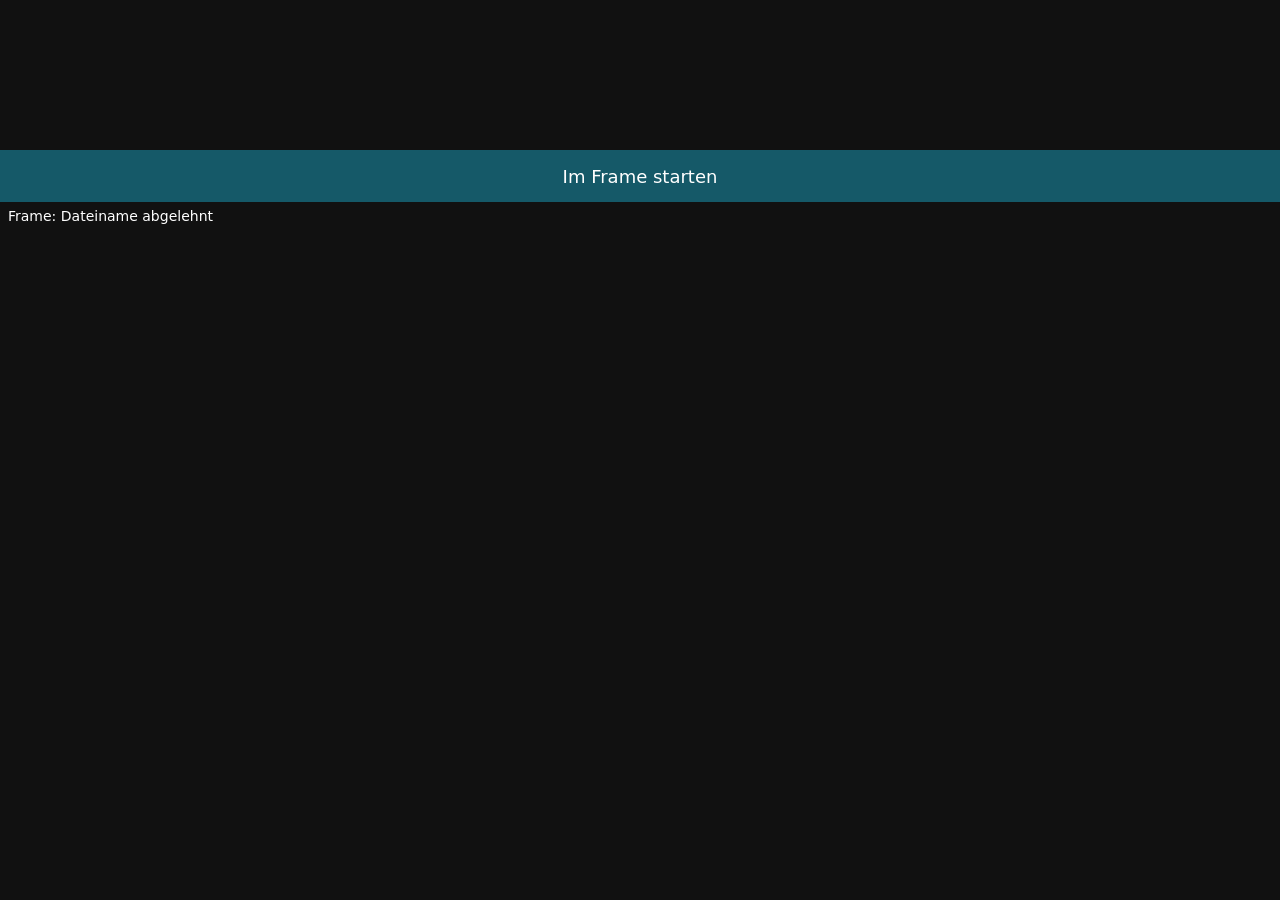
<file: video/frame.html>
<!doctype html>
<html lang="de">
<head>
<meta charset="utf-8">
<meta name="viewport" content="width=device-width, initial-scale=1">
<meta name="referrer" content="no-referrer">
<meta http-equiv="Content-Security-Policy" content="default-src 'none'; script-src 'self'; style-src 'unsafe-inline'; media-src 'self'; base-uri 'none'; form-action 'none'">
<title>Videoframe</title>
<style>
body{margin:0;background:#111;color:#fff;font-family:system-ui,sans-serif}
video{width:100%;height:150px;background:#111;object-fit:contain;display:block}
button{font:inherit;font-size:18px;min-height:52px;width:100%;border:0;background:#155968;color:#fff}
p{margin:6px 8px;font-size:14px}
</style>
</head>
<body>
<video id="v" playsinline webkit-playsinline loop></video>
<button id="b" type="button">Im Frame starten</button>
<p id="s">Frame bereit</p>
<script src="frame.js"></script>
</body>
</html>
</file>
<file: audio-length/style.css>
:root{font-family:system-ui,sans-serif;color:#17252b;background:#f2f5f6;color-scheme:light}*{box-sizing:border-box}body{margin:0}main{max-width:850px;margin:auto;padding:16px 22px}header{display:flex;align-items:center;justify-content:space-between;gap:12px}h1{font-size:25px;margin:0}header span{font-weight:650;color:#785013;white-space:nowrap}.intro{line-height:1.4;margin:10px 0}.options{display:flex;align-items:center;gap:12px;font-size:14px;margin:10px 0}.options label{font-weight:650}select{font:inherit;border:1px solid #bdcdd3;border-radius:9px;min-height:48px;padding:8px;background:#fff}button{font:inherit;font-size:17px;min-height:52px;padding:10px 14px;border:1px solid #aabfc6;border-radius:11px;background:#fff;color:inherit;cursor:pointer;touch-action:manipulation}button:disabled{opacity:.5;cursor:default}button:focus-visible,select:focus-visible{outline:3px solid #086879;outline-offset:2px}#lengths{display:grid;grid-template-columns:repeat(4,1fr);gap:8px}#lengths button{font-size:22px;font-weight:650}#lengths button[aria-pressed=true]{background:#155968;color:#fff;border-color:#155968}.playback{background:#fff;border-radius:12px;padding:10px 14px;margin-top:12px}.status-line{display:flex;align-items:center;justify-content:space-between;gap:12px}#status{font-size:16px}#stop{color:#9b2727;min-width:90px}progress{width:100%;height:10px;accent-color:#155968;display:block;margin:7px 0}.timing{display:flex;justify-content:space-between;font-size:14px;font-variant-numeric:tabular-nums}.observations{margin-top:12px}.observations>span{font-size:14px}#answers{display:flex;gap:8px;margin-top:6px}#answers button{flex:1;font-size:16px}#answers button[aria-pressed=true]{background:#dcece2;border-color:#47735a}#result{font-size:13px;margin:7px 0;min-height:18px}details{margin-top:12px;font-size:14px;line-height:1.45}summary{cursor:pointer;padding:12px 0;min-height:48px}pre{white-space:pre-wrap;overflow-wrap:anywhere;font-size:12px;background:#fff;padding:12px;border-radius:8px}@media(max-width:520px){main{padding:14px}h1{font-size:21px}.options{flex-wrap:wrap}.options>span{width:100%}#lengths{grid-template-columns:repeat(3,1fr)}#answers{flex-wrap:wrap}#answers button{font-size:14px;padding:8px}.status-line{align-items:center}}
</file>
<file: audio-padding/style.css>
#tests{display:grid;grid-template-columns:1fr 1fr;gap:8px}#tests button{text-align:left;min-height:84px}#tests strong{display:block;font-size:18px}#tests span{display:block;font-size:14px;font-weight:400;line-height:1.35;margin-top:4px}#tests button[aria-pressed=true]{background:#155968;color:#fff;border-color:#155968}.note{font-size:14px;line-height:1.4;margin:10px 0}.options a{margin-left:auto;color:#155968}.answer-row{display:flex;justify-content:space-between;align-items:center;gap:12px;margin:8px 0}.answer-row select{max-width:65%}#result{font-size:14px}@media(max-width:520px){#tests strong{font-size:16px}#tests button{padding:10px;min-height:110px}header{align-items:flex-start}h1{font-size:21px}.options a{margin-left:0}.answer-row{align-items:flex-start;flex-direction:column}.answer-row select{max-width:100%;width:100%}}
</file>
<file: probe/style.css>
:root { color-scheme: dark; --bg: #101419; --panel: #19212a; --card: #202b36; --ink: #f3f6fa; --muted: #b7c4d2; --line: #445363; --accent: #a4e4cc; --button: #2b3948; --danger: #84362f; }
* { box-sizing: border-box; }
html { scroll-padding-top: 106px; }
body { margin: 0; font: 17px/1.5 system-ui, -apple-system, BlinkMacSystemFont, "Segoe UI", sans-serif; background: var(--bg); color: var(--ink); }
button, input, select, textarea { font: inherit; }
a { color: var(--accent); text-underline-offset: .2em; }
button, .section-nav a, .home { touch-action: manipulation; }
button { min-height: 52px; padding: 11px 17px; border: 1px solid #708399; border-radius: 10px; background: var(--button); color: var(--ink); cursor: pointer; font-weight: 650; line-height: 1.25; }
button:hover:not(:disabled) { background: #3b5063; }
button:disabled { opacity: .45; cursor: not-allowed; }
button.primary { background: var(--accent); color: #09271e; border-color: var(--accent); }
button.primary:hover:not(:disabled) { background: #c1f4df; }
button.danger { background: var(--danger); border: 2px solid #ffb1a9; color: #fff; flex-shrink: 0; }
button[aria-pressed="true"] { box-shadow: inset 0 0 0 3px var(--accent); background: #264839; }
:focus-visible { outline: 3px solid #fff08c; outline-offset: 4px; }
.safety-bar { position: sticky; top: 0; z-index: 10; min-height: 84px; display: flex; align-items: center; gap: 18px; padding: 12px 24px; background: #111920; border-bottom: 1px solid var(--line); box-shadow: 0 4px 14px #0006; }
.home { display: flex; min-height: 52px; align-items: center; padding: 8px 0; white-space: nowrap; }
.safety-copy { flex: 1; min-width: 0; }
.safety-copy strong { display: block; color: #ffe2a8; }
.safety-copy span { display: block; color: var(--muted); font-size: .85rem; overflow-wrap: anywhere; }
main { max-width: 1220px; margin: 0 auto; padding: 26px 24px 60px; }
h1 { margin: 6px 0 10px; font-size: clamp(1.85rem, 3.5vw, 2.8rem); line-height: 1.13; max-width: 960px; letter-spacing: -.025em; }
h2 { margin: 0; font-size: 1.6rem; line-height: 1.25; }
h3 { font-size: 1.08rem; margin: 0 0 10px; }
p { margin: 8px 0 16px; }
.eyebrow { color: var(--accent); text-transform: uppercase; font-size: .77rem; letter-spacing: .12em; font-weight: 700; margin: 0; }
.muted, .section-heading p, .test-card > p { color: var(--muted); }
.notice { padding: 15px 18px; border-left: 4px solid #d3b06b; background: #282720; border-radius: 0 8px 8px 0; margin: 18px 0; }
.section-nav { display: flex; flex-wrap: wrap; gap: 8px; margin: 22px 0 30px; }
.section-nav a { min-height: 50px; padding: 12px 18px; border: 1px solid var(--line); background: var(--panel); border-radius: 10px; text-decoration: none; }
section { margin: 24px 0; border: 1px solid var(--line); border-radius: 16px; padding: 24px; background: var(--panel); scroll-margin-top: 10px; }
.section-heading { display: flex; gap: 16px; align-items: flex-start; margin-bottom: 18px; }
.section-heading p { margin-bottom: 0; }
.step { font-size: 1.15rem; color: var(--accent); border: 1px solid var(--line); border-radius: 12px; padding: 9px 12px; font-variant-numeric: tabular-nums; }
.environment-grid, .test-grid, .check-grid { display: grid; grid-template-columns: repeat(2, minmax(0, 1fr)); gap: 20px; }
.environment-grid > div { min-width: 0; }
.test-card { min-width: 0; padding: 20px; background: var(--card); border: 1px solid var(--line); border-radius: 12px; }
.test-card > button { width: 100%; }
.actions { display: flex; flex-wrap: wrap; gap: 10px; margin: 14px 0; }
.heard { display: flex; flex-wrap: wrap; gap: 8px; margin-top: 12px; }
.heard button { flex: 1 1 auto; font-size: .95rem; min-height: 52px; }
.result { padding: 10px 12px; border: 1px solid #536678; background: #101921; border-radius: 8px; color: var(--ink) !important; font-size: .94rem; overflow-wrap: anywhere; }
.prominent { font-size: 1.07rem; }
label { display: block; font-weight: 600; margin: 13px 0 7px; }
input, select, textarea { width: 100%; min-height: 52px; background: #111921; border: 1px solid #6c8093; border-radius: 8px; padding: 12px; color: var(--ink); }
input::placeholder { color: #a6b4c1; }
select { padding-right: 24px; }
textarea { resize: vertical; font: .83rem/1.5 ui-monospace, SFMono-Regular, monospace; }
input[aria-invalid="true"] { border-color: #ff9f91; }
dl { display: grid; grid-template-columns: 1fr 1fr; gap: 8px 16px; font-size: .94rem; }
dt { color: var(--muted); }
dd { margin: 0; overflow-wrap: anywhere; }
pre { white-space: pre-wrap; overflow-wrap: anywhere; word-break: break-word; }
.small-pre { padding: 13px; border: 1px solid var(--line); border-radius: 8px; background: #10171e; max-height: 320px; overflow-y: auto; font: .84rem/1.5 ui-monospace, SFMono-Regular, monospace; }
code { font-size: .86em; }
.meter-line { display: flex; align-items: center; flex-wrap: wrap; gap: 12px; }
.meter-line label { margin: 0; }
meter { flex: 1; min-width: 110px; height: 35px; }
output { min-width: 275px; font-variant-numeric: tabular-nums; font-size: .93rem; }
.replay-block, .storage-block { padding: 18px 0 2px; border-top: 1px solid var(--line); margin-top: 20px; }
details { margin-top: 18px; border-top: 1px solid var(--line); padding-top: 8px; }
summary { cursor: pointer; min-height: 52px; padding: 13px 4px; color: var(--accent); font-weight: 650; }
.touch-targets { display: grid; grid-template-columns: 1fr 1fr; gap: 18px; margin: 14px 0; }
.touch-targets button { min-height: 88px; font-size: 1.1rem; }
.compact-report { padding: 20px; border: 2px solid #c6e4d9; border-radius: 12px; background: #eef6f2; color: #101c16; font: 600 .95rem/1.55 ui-monospace, SFMono-Regular, monospace; }
footer { color: var(--muted); font-size: .9rem; padding: 12px 3px; }
[hidden] { display: none !important; }
@media (max-width: 760px) {
  .environment-grid, .test-grid, .check-grid { grid-template-columns: 1fr; }
  main { padding: 20px 14px 40px; }
  section { padding: 18px 15px; }
  .safety-bar { gap: 10px; padding: 10px 14px; min-height: 88px; }
  .home { font-size: .88rem; }
  .safety-copy { font-size: .9rem; }
  .safety-copy span { font-size: .75rem; }
  .danger { padding: 10px 12px; max-width: 128px; }
  .section-nav a { flex: 1 1 auto; text-align: center; padding: 12px 10px; }
  .step { padding: 8px; }
}
@media (max-width: 420px) {
  body { font-size: 16px; }
  .safety-bar { gap: 8px; padding: 9px 10px; }
  .home { max-width: 76px; white-space: normal; }
  .safety-copy strong { font-size: .84rem; }
  .safety-bar button { font-size: .94rem; max-width: 104px; }
  .test-card { padding: 15px; }
  .actions button { flex: 1 1 auto; }
  .compact-report { padding: 12px; font-size: .85rem; }
}
.photo-mode main { padding: 12px 18px; }
.photo-mode main > :not(#report), .photo-mode #report > :not(#photo-panel) { display: none; }
.photo-mode #report { margin: 0; padding: 0; border: 0; background: transparent; }
.photo-mode .compact-report { margin: 10px 0 0; padding: 14px 18px; font-size: 14px; line-height: 1.25; }
@media (prefers-reduced-motion: reduce) { * { scroll-behavior: auto !important; } }
</file>
<file: video/style.css>
:root{color:#17252b;background:#f2f5f6;color-scheme:light;font-family:system-ui,sans-serif}
*{box-sizing:border-box}
body{margin:0}
main{max-width:850px;margin:auto;padding:12px 16px 24px}
header{display:flex;align-items:center;justify-content:space-between;gap:12px}
h1{font-size:28px;margin:0}
header span{font-weight:700;color:#785013;white-space:nowrap}
.intro{font-size:18px;line-height:1.35;margin:10px 0}
#screen{width:min(100%,498px);height:auto;background:#111;display:block;margin:0 auto}
.status-line{display:flex;align-items:center;gap:10px;margin-top:10px}
#status{flex:1;font-size:22px;font-weight:700;line-height:1.25}
button{font:inherit;font-size:22px;font-weight:700;min-height:64px;min-width:140px;padding:12px 18px;border:0;border-radius:12px;background:#155968;color:#fff;cursor:pointer;touch-action:manipulation}
button:disabled{opacity:.45}
button:focus-visible{outline:3px solid #086879;outline-offset:2px}
.note{color:#3d4c52;font-size:14px;line-height:1.4;margin:14px 0 0}
</file>
